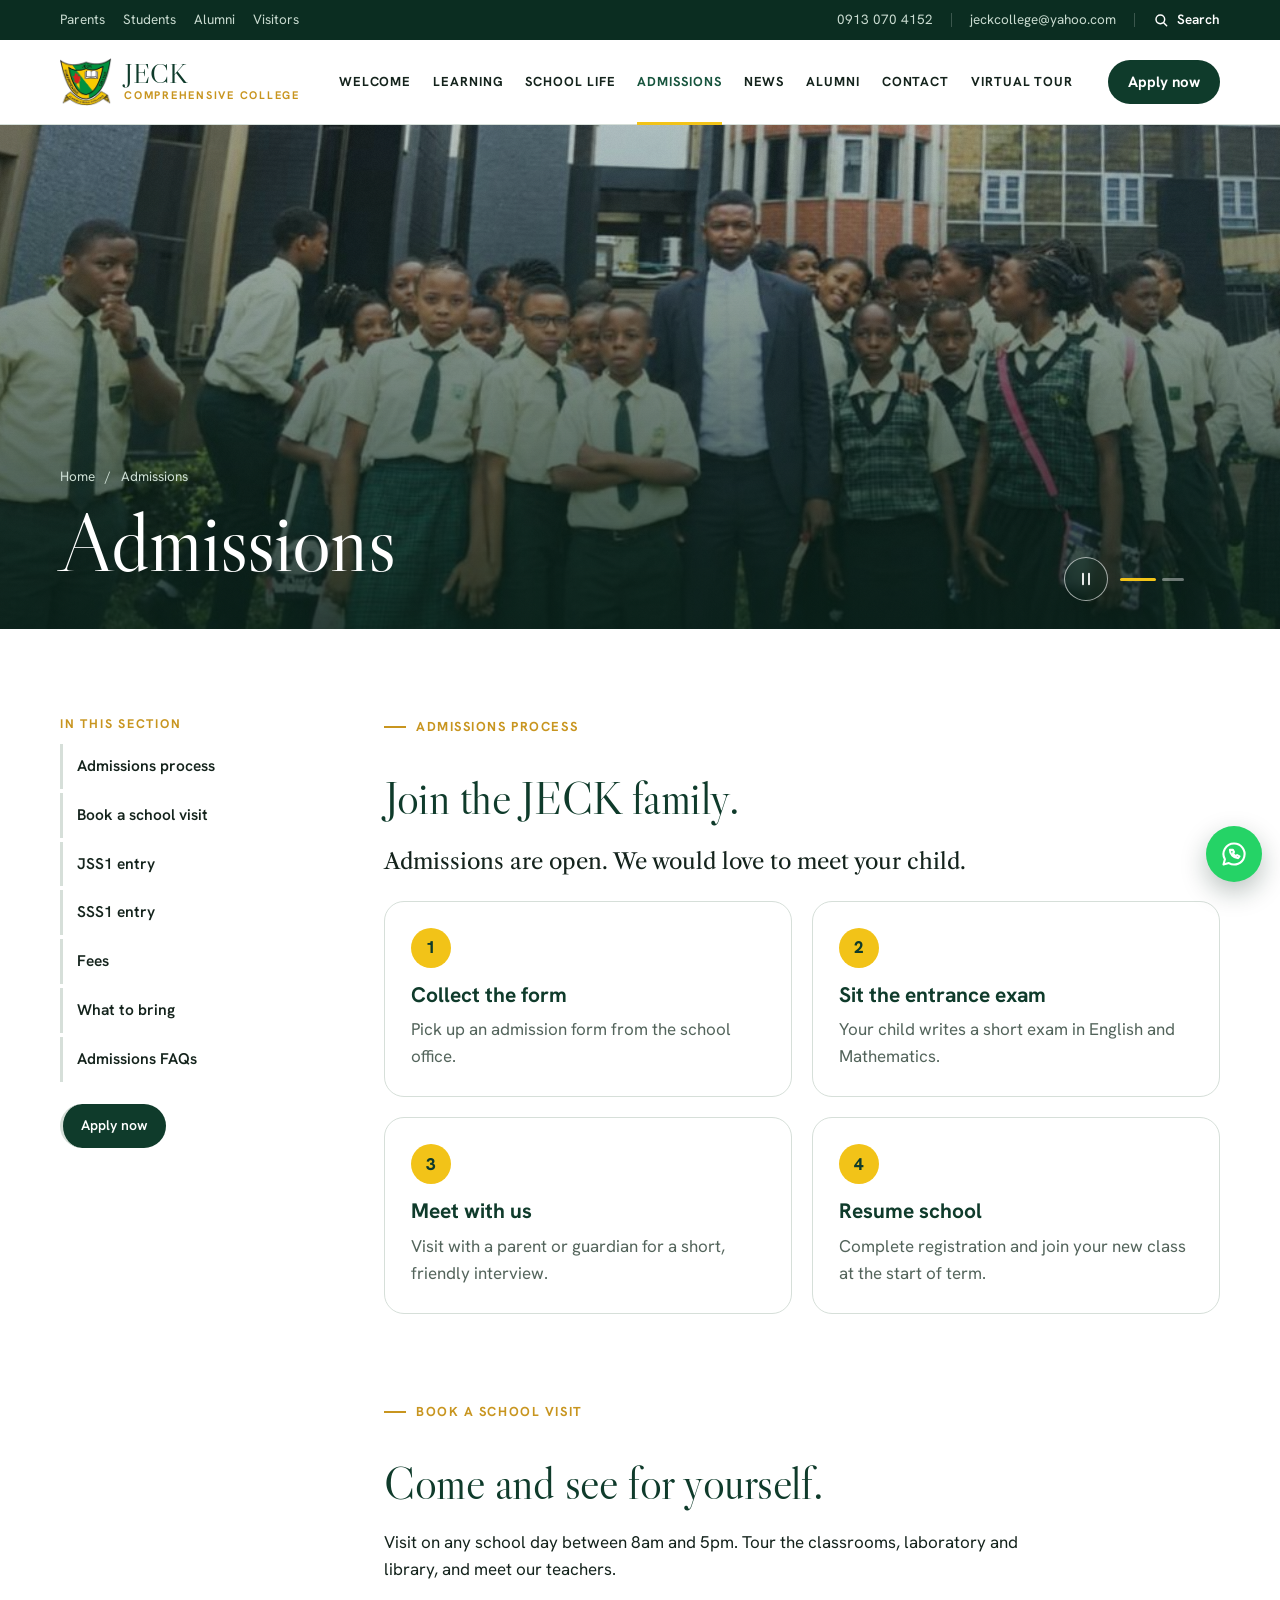
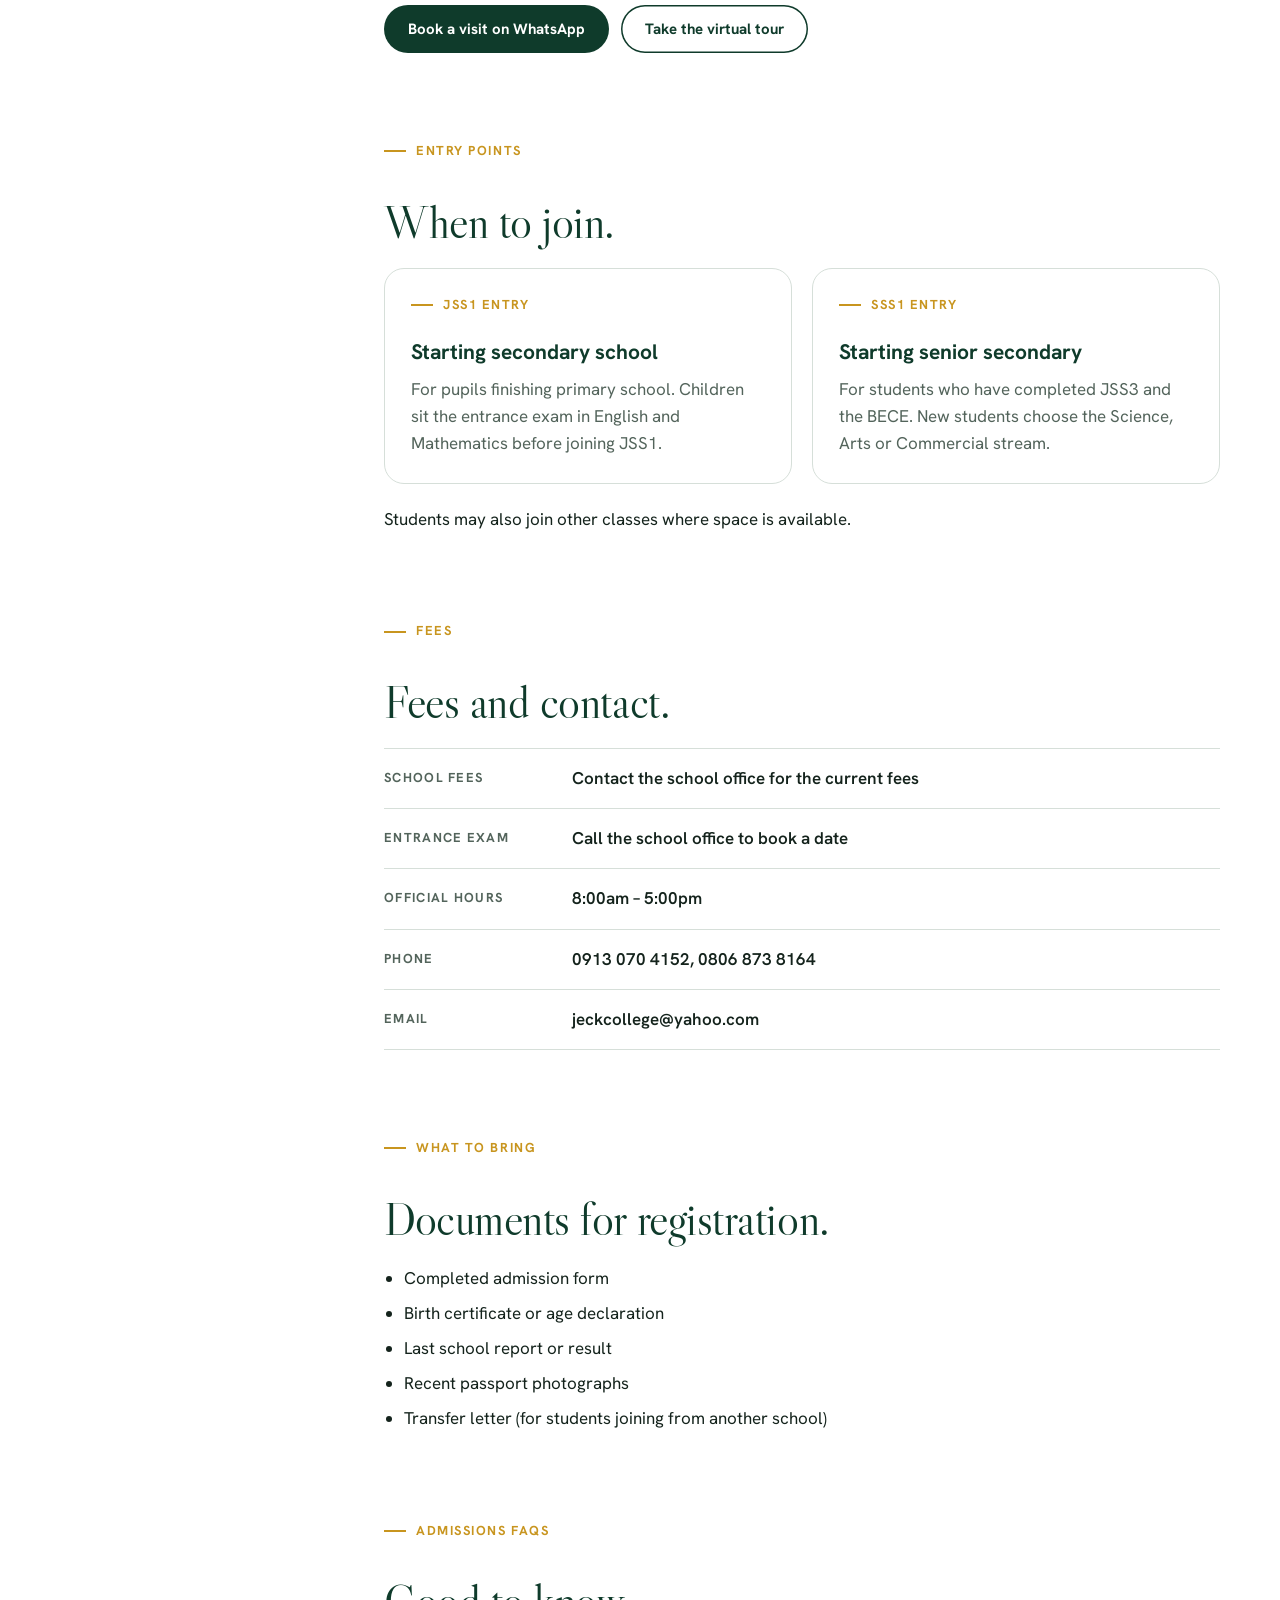
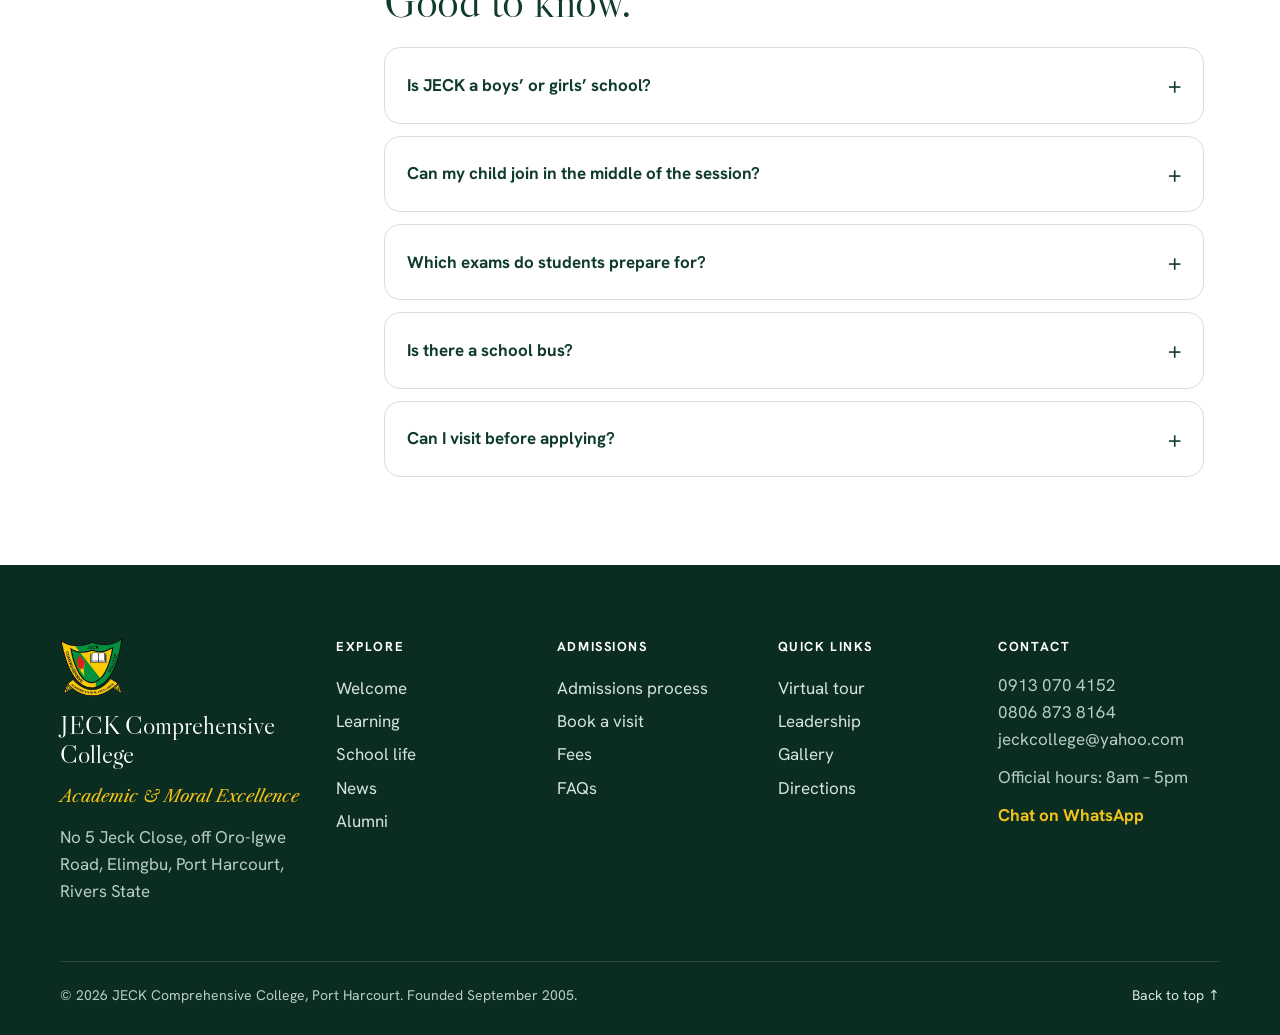
<file: admissions.html>
<!DOCTYPE html>

<html lang="en"><head><meta charset="utf-8"/><meta content="width=device-width,initial-scale=1,viewport-fit=cover" name="viewport"/>
<style>:root{padding-top:env(safe-area-inset-top,0px);padding-bottom:env(safe-area-inset-bottom,0px)}body{margin:0}[hidden]{display:none!important}</style>
</head><body>
<title>JECK Admissions</title>
<meta content="cover" name="claude:viewport-fit-sides"/>
<link href="https://fonts.googleapis.com" rel="preconnect"/><link crossorigin="" href="https://fonts.gstatic.com" rel="preconnect"/><link href="https://fonts.googleapis.com/css2?family=Libre+Caslon+Display&amp;family=Libre+Caslon+Text:ital@0;1&amp;family=Hanken+Grotesk:wght@400;500;600;700;800&amp;display=swap" rel="stylesheet"/>
<link href="site.css" rel="stylesheet"/>
<a class="skip" href="#main">Skip to content</a>
<div class="util"><div class="wrap">
<nav aria-label="Audiences"><a href="admissions.html">Parents</a><a href="school-life.html">Students</a><a href="alumni.html">Alumni</a><a href="contact.html#visitors">Visitors</a></nav>
<div class="ut-r"><a class="hide-m" href="https://wa.me/2349130704152" rel="noopener" target="_blank"><span data-set="phone1">0913 070 4152</span></a><span class="sep hide-m"></span><span class="hide-m"><span data-set="email">jeckcollege@yahoo.com</span></span><span class="sep"></span><button data-search="" type="button"><svg viewbox="0 0 24 24"><circle cx="11" cy="11" r="6.5"></circle><path d="m16 16 4.5 4.5"></path></svg>Search</button></div>
</div></div>
<header class="mast"><div class="wrap">
<a class="brand" href="home.html"><img alt="JECK crest" height="49" src="assets/crest.png" width="52"/><span><b>JECK</b><small>Comprehensive College</small></span></a>
<nav aria-label="Main" class="mnav"><div><a href="welcome.html">Welcome</a>
<div class="mega"><div class="wrap"><div><h3>Welcome to JECK</h3><p>A co-educational secondary school in Port Harcourt, committed to academic and moral excellence since 2005.</p><a class="more" href="welcome.html" style="margin-top:14px">Explore welcome</a></div><ul><li><a href="welcome.html#message">Welcome from the Proprietress</a></li><li><a href="welcome.html#leadership">Our leadership</a></li><li><a href="welcome.html#mission">Mission and vision</a></li><li><a href="welcome.html#values">Our values</a></li><li><a href="welcome.html#history">Our history</a></li><li><a href="welcome.html#crest">Our crest</a></li></ul><figure><img alt="" loading="lazy" src="assets/campus.jpg"/></figure></div></div></div><div><a href="learning.html">Learning</a>
<div class="mega"><div class="wrap"><div><h3>Learning</h3><p>Strong foundations from JSS1 and focused preparation for WAEC and NECO in SSS3.</p><a class="more" href="learning.html" style="margin-top:14px">Explore learning</a></div><ul><li><a href="learning.html#academic">Academic life</a></li><li><a href="learning.html#junior">Junior Secondary</a></li><li><a href="learning.html#senior">Senior Secondary</a></li><li><a href="learning.html#laboratory">Science laboratory</a></li><li><a href="learning.html#library">Library and reading</a></li><li><a href="learning.html#computer-lab">Computer lab</a></li><li><a href="learning.html#exams">Examinations</a></li></ul><figure><img alt="" loading="lazy" src="assets/lab.jpg"/></figure></div></div></div><div><a href="school-life.html">School Life</a>
<div class="mega"><div class="wrap"><div><h3>School life</h3><p>Houses, sport, culture, faith and friendship, all through the school year.</p><a class="more" href="school-life.html" style="margin-top:14px">Explore school life</a></div><ul><li><a href="school-life.html#assembly">Assembly</a></li><li><a href="school-life.html#houses">Houses and sport</a></li><li><a href="school-life.html#culture">Arts and culture</a></li><li><a href="school-life.html#character">Faith and character</a></li><li><a href="school-life.html#excursions">Excursions</a></li><li><a href="school-life.html#hall">School hall</a></li><li><a href="school-life.html#graduation">Graduation</a></li><li><a href="school-life.html#bus">School bus</a></li><li><a href="school-life.html#gallery">Gallery</a></li></ul><figure><img alt="" loading="lazy" src="assets/cultural.jpg"/></figure></div></div></div><div><a aria-current="page" href="admissions.html">Admissions</a>
<div class="mega"><div class="wrap"><div><h3>Admissions</h3><p>Admissions are open. Find out how your child can join the JECK family.</p><a class="more" href="admissions.html" style="margin-top:14px">Explore admissions</a></div><ul><li><a href="admissions.html#process">Admissions process</a></li><li><a href="admissions.html#visit">Book a school visit</a></li><li><a href="admissions.html#jss1">JSS1 entry</a></li><li><a href="admissions.html#sss1">SSS1 entry</a></li><li><a href="admissions.html#fees">Fees</a></li><li><a href="admissions.html#documents">What to bring</a></li><li><a href="admissions.html#faq">Admissions FAQs</a></li></ul><figure><img alt="" loading="lazy" src="assets/excursion.jpg"/></figure></div></div></div><div><a href="news.html">News</a>
<div class="mega"><div class="wrap"><div><h3>News and stories</h3><p>Moments, achievements and stories from around the school.</p><a class="more" href="news.html" style="margin-top:14px">Explore news</a></div><ul><li><a href="news.html#latest">Latest news</a></li><li><a href="news.html#stories">Stories</a></li><li><a href="news.html#yearbook">Ascenders’ 2026 yearbook</a></li></ul><figure><img alt="" loading="lazy" src="assets/graduation.jpg"/></figure></div></div></div><div><a href="alumni.html">Alumni</a>
<div class="mega"><div class="wrap"><div><h3>Alumni</h3><p>Made in JCC: graduates doing well across Nigeria and around the world.</p><a class="more" href="alumni.html" style="margin-top:14px">Explore alumni</a></div><ul><li><a href="alumni.html#made-in-jcc">Made in JCC</a></li><li><a href="alumni.html#stephanie">Stephanie’s story</a></li><li><a href="alumni.html#share">Share your story</a></li></ul><figure><img alt="" loading="lazy" src="assets/stephanie.jpg"/></figure></div></div></div><div><a href="contact.html">Contact</a>
<div class="mega"><div class="wrap"><div><h3>Contact us</h3><p>Open <span data-set="hours">8am to 5pm</span>. Call, WhatsApp or visit us in Elimgbu.</p><a class="more" href="contact.html" style="margin-top:14px">Explore contact</a></div><ul><li><a href="contact.html#details">Contact details</a></li><li><a href="contact.html#enquiry">Send an enquiry</a></li><li><a href="contact.html#visitors">Visitor information</a></li><li><a href="contact.html#directions">Directions</a></li></ul><figure><img alt="" loading="lazy" src="assets/campus.jpg"/></figure></div></div></div><div><a href="index.html">Virtual tour</a></div></nav>
<a class="btn green apply" href="admissions.html">Apply now</a>
<button aria-label="Open menu" class="menu-btn" id="menuOpen"><svg viewbox="0 0 24 24"><path d="M4 7h16M4 12h16M4 17h16"></path></svg></button>
</div></header>
<div aria-label="Menu" class="mdrawer" hidden="" id="drawer" role="dialog">
<div class="dhead"><img alt="" src="assets/crest.png"/><button aria-label="Close menu" class="x" id="menuClose"><svg viewbox="0 0 24 24"><path d="M6 6l12 12M18 6 6 18"></path></svg></button></div>
<a class="solo" href="home.html">Home</a><details><summary>Welcome</summary><div><a href="welcome.html">Welcome to JECK</a><a href="welcome.html#message">Welcome from the Proprietress</a><a href="welcome.html#leadership">Our leadership</a><a href="welcome.html#mission">Mission and vision</a><a href="welcome.html#values">Our values</a><a href="welcome.html#history">Our history</a><a href="welcome.html#crest">Our crest</a></div></details><details><summary>Learning</summary><div><a href="learning.html">Learning</a><a href="learning.html#academic">Academic life</a><a href="learning.html#junior">Junior Secondary</a><a href="learning.html#senior">Senior Secondary</a><a href="learning.html#laboratory">Science laboratory</a><a href="learning.html#library">Library and reading</a><a href="learning.html#computer-lab">Computer lab</a><a href="learning.html#exams">Examinations</a></div></details><details><summary>School Life</summary><div><a href="school-life.html">School life</a><a href="school-life.html#assembly">Assembly</a><a href="school-life.html#houses">Houses and sport</a><a href="school-life.html#culture">Arts and culture</a><a href="school-life.html#character">Faith and character</a><a href="school-life.html#excursions">Excursions</a><a href="school-life.html#hall">School hall</a><a href="school-life.html#graduation">Graduation</a><a href="school-life.html#bus">School bus</a><a href="school-life.html#gallery">Gallery</a></div></details><details><summary>Admissions</summary><div><a href="admissions.html">Admissions</a><a href="admissions.html#process">Admissions process</a><a href="admissions.html#visit">Book a school visit</a><a href="admissions.html#jss1">JSS1 entry</a><a href="admissions.html#sss1">SSS1 entry</a><a href="admissions.html#fees">Fees</a><a href="admissions.html#documents">What to bring</a><a href="admissions.html#faq">Admissions FAQs</a></div></details><details><summary>News</summary><div><a href="news.html">News and stories</a><a href="news.html#latest">Latest news</a><a href="news.html#stories">Stories</a><a href="news.html#yearbook">Ascenders’ 2026 yearbook</a></div></details><details><summary>Alumni</summary><div><a href="alumni.html">Alumni</a><a href="alumni.html#made-in-jcc">Made in JCC</a><a href="alumni.html#stephanie">Stephanie’s story</a><a href="alumni.html#share">Share your story</a></div></details><details><summary>Contact</summary><div><a href="contact.html">Contact us</a><a href="contact.html#details">Contact details</a><a href="contact.html#enquiry">Send an enquiry</a><a href="contact.html#visitors">Visitor information</a><a href="contact.html#directions">Directions</a></div></details><a class="solo" href="index.html">Virtual tour</a>
<div class="row"><a class="btn gold" href="admissions.html">Apply now</a><a class="btn line-w" href="https://wa.me/2349130704152" rel="noopener" target="_blank">WhatsApp us</a></div>
</div>
<div aria-label="Search the website" class="search" hidden="" id="search" role="dialog">
<div class="box"><div class="bar"><input aria-label="Search JECK" id="searchInput" placeholder="Search JECK" type="search"/><button aria-label="Close search" class="x" id="searchClose"><svg viewbox="0 0 24 24"><path d="M6 6l12 12M18 6 6 18"></path></svg></button></div><ul id="searchResults"></ul></div>
</div>
<main id="main"><section class="pbanner"><div aria-label="Film of JECK school life" class="film" data-depth="0.024" data-dur="8" data-scenes='[{"img": "assets/excursion.jpg", "depth": "assets/depth/excursion.png", "fx": 0.5, "fy": 0.4}, {"img": "assets/campus.jpg", "depth": "assets/depth/campus.png", "fx": 0.5, "fy": 0.6}]' role="img"></div><div class="wrap"><div class="crumbs"><a href="home.html">Home</a><span>/</span><span>Admissions</span></div><h1 class="rise" data-c="s1.f1">Admissions</h1></div></section>
<div class="wrap layout">
<aside aria-label="In this section" class="side"><h2>In this section</h2><a href="#process">Admissions process</a><a href="#visit">Book a school visit</a><a href="#jss1">JSS1 entry</a><a href="#sss1">SSS1 entry</a><a href="#fees">Fees</a><a href="#documents">What to bring</a><a href="#faq">Admissions FAQs</a><a class="btn green" href="admissions.html">Apply now</a></aside>
<div class="content">
<section id="process">
<span class="eyebrow" data-c="process.f1">Admissions process</span><h2 data-c="process.f2">Join the JECK family.</h2>
<p class="lead" data-c="process.f3">Admissions are open. We would love to meet your child.</p>
<ol class="steps" data-cl="process.l1">
<li><h3 data-ci="f1">Collect the form</h3><p data-ci="f2">Pick up an admission form from the school office.</p></li>
<li><h3 data-ci="f1">Sit the entrance exam</h3><p data-ci="f2">Your child writes a short exam in English and Mathematics.</p></li>
<li><h3 data-ci="f1">Meet with us</h3><p data-ci="f2">Visit with a parent or guardian for a short, friendly interview.</p></li>
<li><h3 data-ci="f1">Resume school</h3><p data-ci="f2">Complete registration and join your new class at the start of term.</p></li>
</ol>
</section>
<section id="visit">
<span class="eyebrow" data-c="visit.f1">Book a school visit</span><h2 data-c="visit.f2">Come and see for yourself.</h2>
<p data-c="visit.f3">Visit on any school day between 8am and 5pm. Tour the classrooms, laboratory and library, and meet our teachers.</p>
<div class="row"><a class="btn green" data-wa="a school visit" href="https://wa.me/2349130704152?text=Hello%20JECK%20Comprehensive%20College%2C%20I%20would%20like%20to%20book%20a%20school%20visit." rel="noopener" target="_blank">Book a visit on WhatsApp</a><a class="btn line" href="index.html">Take the virtual tour</a></div>
</section>
<section id="entry">
<span class="eyebrow" data-c="entry.f1">Entry points</span><h2 data-c="entry.f2">When to join.</h2>
<div class="cards">
<div class="card" id="jss1" style="scroll-margin-top:120px"><span class="eyebrow" data-c="entry.f3">JSS1 entry</span><h3 data-c="entry.f4">Starting secondary school</h3><p data-c="entry.f5">For pupils finishing primary school. Children sit the entrance exam in English and Mathematics before joining JSS1.</p></div>
<div class="card" id="sss1" style="scroll-margin-top:120px"><span class="eyebrow" data-c="entry.f6">SSS1 entry</span><h3 data-c="entry.f7">Starting senior secondary</h3><p data-c="entry.f8">For students who have completed JSS3 and the BECE. New students choose the Science, Arts or Commercial stream.</p></div>
</div>
<p data-c="entry.f9">Students may also join other classes where space is available.</p>
</section>
<section id="fees">
<span class="eyebrow" data-c="fees.f1">Fees</span><h2 data-c="fees.f2">Fees and contact.</h2>
<dl class="facts-list" data-cl="fees.l1">
<div><dt data-ci="f1">School fees</dt><dd data-ci="f2">Contact the school office for the current fees</dd></div>
<div><dt data-ci="f1">Entrance exam</dt><dd data-ci="f2">Call the school office to book a date</dd></div>
<div><dt data-ci="f1">Official hours</dt><dd data-ci="f2">8:00am – 5:00pm</dd></div>
<div><dt data-ci="f1">Phone</dt><dd data-ci="f2">0913 070 4152, 0806 873 8164</dd></div>
<div><dt data-ci="f1">Email</dt><dd data-ci="f2">jeckcollege@yahoo.com</dd></div>
</dl>
</section>
<section id="documents">
<span class="eyebrow" data-c="documents.f1">What to bring</span><h2 data-c="documents.f2">Documents for registration.</h2>
<ul data-cl="documents.l1" style="margin:0;padding-left:20px;display:grid;gap:8px">
<li data-ci="text">Completed admission form</li><li data-ci="text">Birth certificate or age declaration</li><li data-ci="text">Last school report or result</li><li data-ci="text">Recent passport photographs</li><li data-ci="text">Transfer letter (for students joining from another school)</li>
</ul>
</section>
<section id="faq">
<span class="eyebrow" data-c="faq.f1">Admissions FAQs</span><h2 data-c="faq.f2">Good to know.</h2>
<div class="faq" data-cl="faq.l1">
<details><summary data-ci="f1">Is JECK a boys’ or girls’ school?</summary><p data-ci="f2">Neither. JECK is co-educational, so boys and girls learn together from JSS1 to SSS3.</p></details>
<details><summary data-ci="f1">Can my child join in the middle of the session?</summary><p data-ci="f2">Yes, where there is space in the class.</p></details>
<details><summary data-ci="f1">Which exams do students prepare for?</summary><p data-ci="f2">Junior students sit the BECE (Junior WAEC) in JSS3. Senior students prepare for WAEC and NECO in SSS3.</p></details>
<details><summary data-ci="f1">Is there a school bus?</summary><p data-ci="f2">Yes. Call or WhatsApp 0913 070 4152 for routes and to register.</p></details>
<details><summary data-ci="f1">Can I visit before applying?</summary><p data-ci="f2">Of course. Come on any school day between 8am and 5pm, or <a data-wa="a school visit" href="https://wa.me/2349130704152?text=Hello%20JECK%20Comprehensive%20College%2C%20I%20would%20like%20to%20book%20a%20school%20visit." rel="noopener" target="_blank">book a visit on WhatsApp</a>.</p></details>
</div>
</section>
</div>
</div></main>
<footer class="foot"><div class="wrap">
<div class="grid">
<div class="fb"><img alt="" src="assets/crest.png"/><b>JECK Comprehensive College</b><p class="motto">Academic &amp; Moral Excellence</p><p><span data-set="address">No 5 Jeck Close, off Oro-Igwe Road, Elimgbu, Port Harcourt, Rivers State</span></p></div>
<div><h4>Explore</h4><a href="welcome.html">Welcome</a><a href="learning.html">Learning</a><a href="school-life.html">School life</a><a href="news.html">News</a><a href="alumni.html">Alumni</a></div>
<div><h4>Admissions</h4><a href="admissions.html#process">Admissions process</a><a href="admissions.html#visit">Book a visit</a><a href="admissions.html#fees">Fees</a><a href="admissions.html#faq">FAQs</a></div>
<div><h4>Quick links</h4><a href="index.html">Virtual tour</a><a href="welcome.html#leadership">Leadership</a><a href="school-life.html#gallery">Gallery</a><a href="contact.html#directions">Directions</a></div>
<div><h4>Contact</h4><p><span data-set="phone1">0913 070 4152</span><br/><span data-set="phone2">0806 873 8164</span><br/><span data-set="email">jeckcollege@yahoo.com</span></p><p style="margin-top:10px">Official hours: <span data-set="hours">8am – 5pm</span></p><a href="https://wa.me/2349130704152" rel="noopener" style="color:var(--sun);font-weight:700;margin-top:8px" target="_blank">Chat on WhatsApp</a></div>
</div>
<div class="legal"><span>© 2026 JECK Comprehensive College, Port Harcourt. Founded September 2005.</span><button class="totop" id="toTop" type="button">Back to top ↑</button></div>
</div></footer>
<button aria-controls="waPop" aria-expanded="false" aria-label="Chat with JECK on WhatsApp" class="wa-fab" id="waFab" type="button"><svg viewbox="0 0 24 24"><path d="M12 3a9 9 0 0 0-7.8 13.5L3 21l4.6-1.2A9 9 0 1 0 12 3Z"></path><path d="M8.5 8.5c0 3.5 3 7 7 7l1.2-1.5-2-1-1 .8c-1-.4-2.1-1.5-2.5-2.5l.8-1-1-2Z"></path></svg></button>
<form class="wa-pop" hidden="" id="waPop">
<div class="wa-head"><img alt="" src="assets/crest.png"/><div><b>JECK Comprehensive College</b></div><button aria-label="Close" class="wa-x" id="waClose" type="button"><svg viewbox="0 0 24 24"><path d="M6 6l12 12M18 6 6 18"></path></svg></button></div>
<label for="wa-name">Your name<input autocomplete="name" id="wa-name" name="name" required=""/></label>
<label for="wa-topic">I’m interested in<select id="wa-topic" name="topic"><option>admission</option><option>a school visit</option><option>school fees</option><option>the school bus</option><option>something else</option></select></label>
<label for="wa-msg">Message (optional)<textarea id="wa-msg" name="message" rows="2"></textarea></label>
<button class="btn wa-send" type="submit">Continue to WhatsApp</button>
<a class="wa-alt" hidden="" href="https://wa.me/2349130704152" id="waAlt" rel="noopener" target="_blank">Open WhatsApp</a>
</form>
<script>window.JECK_INDEX=[{"t": "Welcome to JECK", "u": "welcome.html", "d": "A co-educational secondary school in Port Harcourt, committed to academic and moral excellence since 2005.", "k": "Welcome"}, {"t": "Welcome from the Proprietress", "u": "welcome.html#message", "d": "Welcome to JECK", "k": "Welcome Welcome from the Proprietress"}, {"t": "Our leadership", "u": "welcome.html#leadership", "d": "Welcome to JECK", "k": "Welcome Our leadership"}, {"t": "Mission and vision", "u": "welcome.html#mission", "d": "Welcome to JECK", "k": "Welcome Mission and vision"}, {"t": "Our values", "u": "welcome.html#values", "d": "Welcome to JECK", "k": "Welcome Our values"}, {"t": "Our history", "u": "welcome.html#history", "d": "Welcome to JECK", "k": "Welcome Our history"}, {"t": "Our crest", "u": "welcome.html#crest", "d": "Welcome to JECK", "k": "Welcome Our crest"}, {"t": "Learning", "u": "learning.html", "d": "Strong foundations from JSS1 and focused preparation for WAEC and NECO in SSS3.", "k": "Learning"}, {"t": "Academic life", "u": "learning.html#academic", "d": "Learning", "k": "Learning Academic life"}, {"t": "Junior Secondary", "u": "learning.html#junior", "d": "Learning", "k": "Learning Junior Secondary"}, {"t": "Senior Secondary", "u": "learning.html#senior", "d": "Learning", "k": "Learning Senior Secondary"}, {"t": "Science laboratory", "u": "learning.html#laboratory", "d": "Learning", "k": "Learning Science laboratory"}, {"t": "Library and reading", "u": "learning.html#library", "d": "Learning", "k": "Learning Library and reading"}, {"t": "Computer lab", "u": "learning.html#computer-lab", "d": "Learning", "k": "Learning Computer lab"}, {"t": "Examinations", "u": "learning.html#exams", "d": "Learning", "k": "Learning Examinations"}, {"t": "School life", "u": "school-life.html", "d": "Houses, sport, culture, faith and friendship, all through the school year.", "k": "School Life"}, {"t": "Assembly", "u": "school-life.html#assembly", "d": "School life", "k": "School Life Assembly"}, {"t": "Houses and sport", "u": "school-life.html#houses", "d": "School life", "k": "School Life Houses and sport"}, {"t": "Arts and culture", "u": "school-life.html#culture", "d": "School life", "k": "School Life Arts and culture"}, {"t": "Faith and character", "u": "school-life.html#character", "d": "School life", "k": "School Life Faith and character"}, {"t": "Excursions", "u": "school-life.html#excursions", "d": "School life", "k": "School Life Excursions"}, {"t": "School hall", "u": "school-life.html#hall", "d": "School life", "k": "School Life School hall"}, {"t": "Graduation", "u": "school-life.html#graduation", "d": "School life", "k": "School Life Graduation"}, {"t": "School bus", "u": "school-life.html#bus", "d": "School life", "k": "School Life School bus"}, {"t": "Gallery", "u": "school-life.html#gallery", "d": "School life", "k": "School Life Gallery"}, {"t": "Admissions", "u": "admissions.html", "d": "Admissions are open. Find out how your child can join the JECK family.", "k": "Admissions"}, {"t": "Admissions process", "u": "admissions.html#process", "d": "Admissions", "k": "Admissions Admissions process"}, {"t": "Book a school visit", "u": "admissions.html#visit", "d": "Admissions", "k": "Admissions Book a school visit"}, {"t": "JSS1 entry", "u": "admissions.html#jss1", "d": "Admissions", "k": "Admissions JSS1 entry"}, {"t": "SSS1 entry", "u": "admissions.html#sss1", "d": "Admissions", "k": "Admissions SSS1 entry"}, {"t": "Fees", "u": "admissions.html#fees", "d": "Admissions", "k": "Admissions Fees"}, {"t": "What to bring", "u": "admissions.html#documents", "d": "Admissions", "k": "Admissions What to bring"}, {"t": "Admissions FAQs", "u": "admissions.html#faq", "d": "Admissions", "k": "Admissions Admissions FAQs"}, {"t": "News and stories", "u": "news.html", "d": "Moments, achievements and stories from around the school.", "k": "News"}, {"t": "Latest news", "u": "news.html#latest", "d": "News and stories", "k": "News Latest news"}, {"t": "Stories", "u": "news.html#stories", "d": "News and stories", "k": "News Stories"}, {"t": "Ascenders\u2019 2026 yearbook", "u": "news.html#yearbook", "d": "News and stories", "k": "News Ascenders\u2019 2026 yearbook"}, {"t": "Alumni", "u": "alumni.html", "d": "Made in JCC: graduates doing well across Nigeria and around the world.", "k": "Alumni"}, {"t": "Made in JCC", "u": "alumni.html#made-in-jcc", "d": "Alumni", "k": "Alumni Made in JCC"}, {"t": "Stephanie\u2019s story", "u": "alumni.html#stephanie", "d": "Alumni", "k": "Alumni Stephanie\u2019s story"}, {"t": "Share your story", "u": "alumni.html#share", "d": "Alumni", "k": "Alumni Share your story"}, {"t": "Contact us", "u": "contact.html", "d": "Open 8am to 5pm. Call, WhatsApp or visit us in Elimgbu.", "k": "Contact"}, {"t": "Contact details", "u": "contact.html#details", "d": "Contact us", "k": "Contact Contact details"}, {"t": "Send an enquiry", "u": "contact.html#enquiry", "d": "Contact us", "k": "Contact Send an enquiry"}, {"t": "Visitor information", "u": "contact.html#visitors", "d": "Contact us", "k": "Contact Visitor information"}, {"t": "Directions", "u": "contact.html#directions", "d": "Contact us", "k": "Contact Directions"}, {"t": "Virtual tour", "u": "index.html", "d": "Drive the 3D campus tour", "k": "bus campus 3d tour"}, {"t": "Home", "u": "home.html", "d": "JECK Comprehensive College home page", "k": "home welcome"}];</script>
<script src="cms.js"></script>
<script src="assets-data.js"></script>
<script src="film.js"></script>
<script src="site.js"></script>
</body></html>
</file>
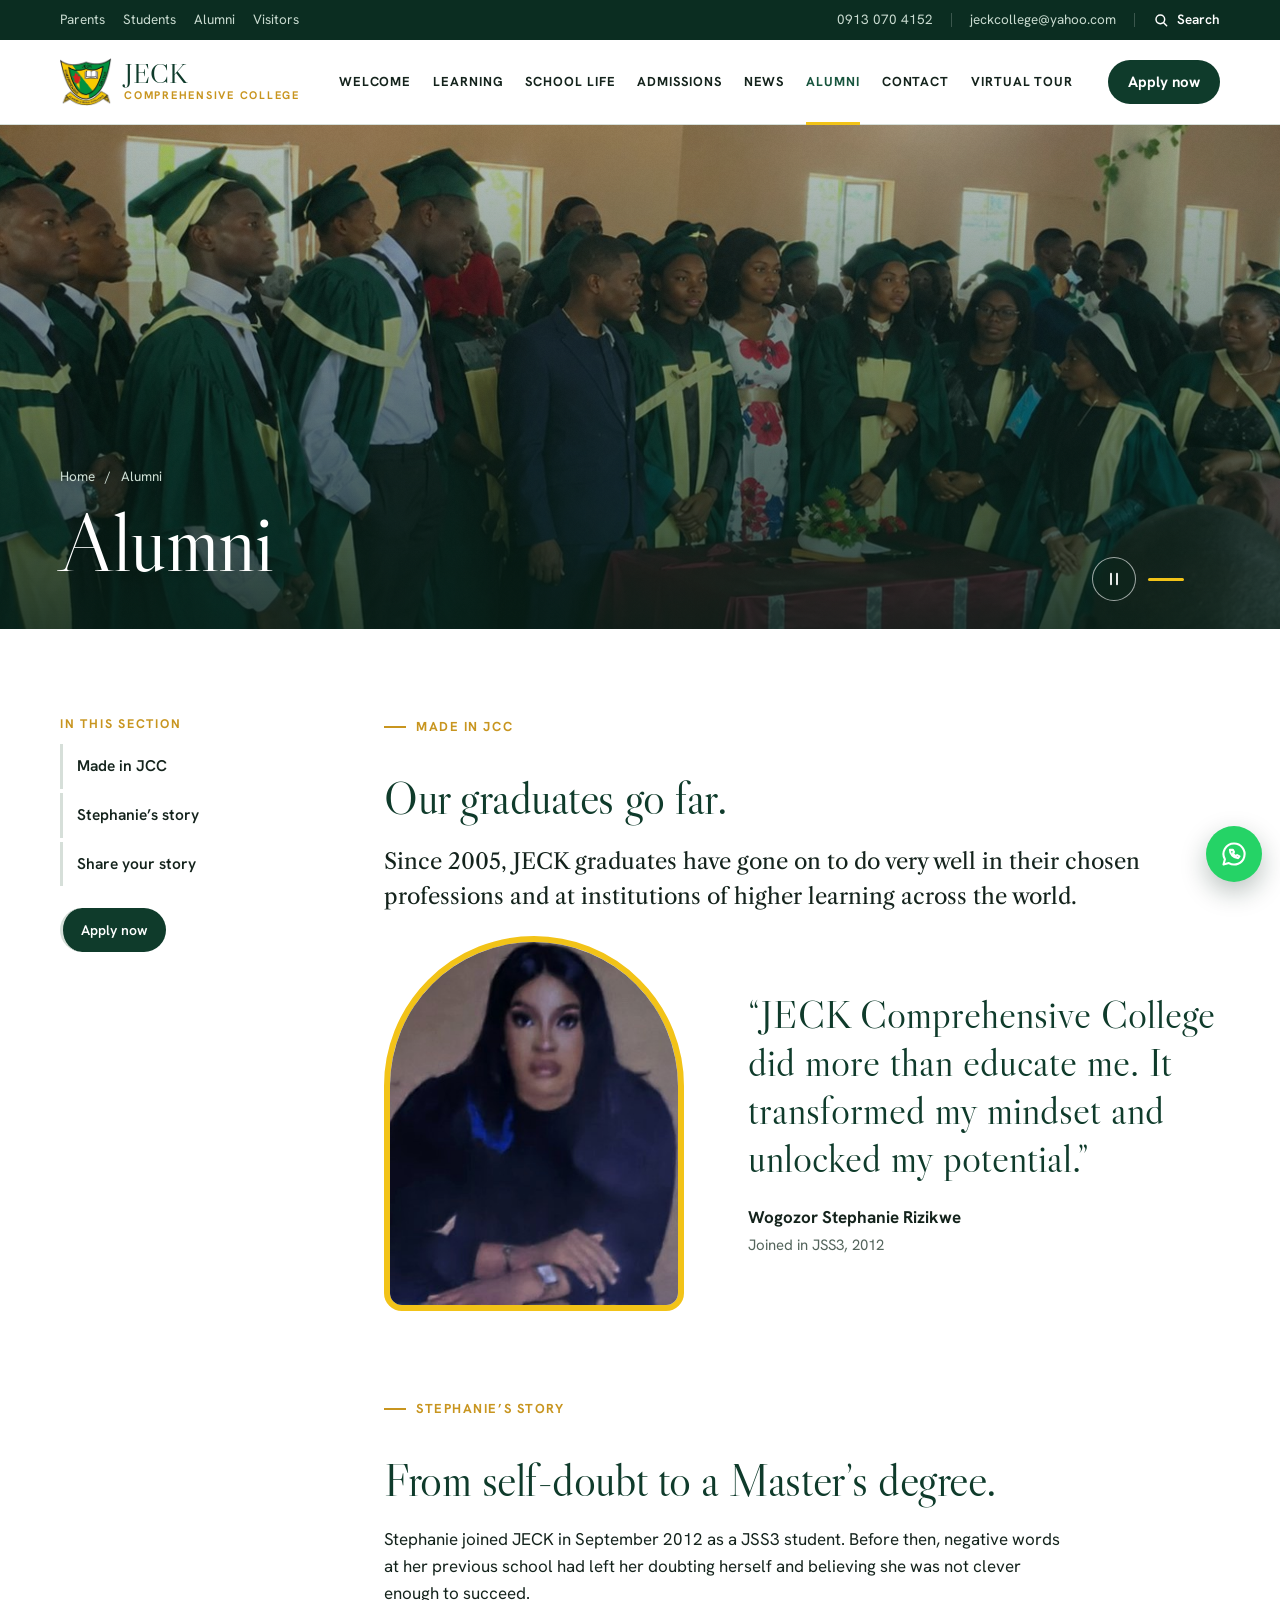
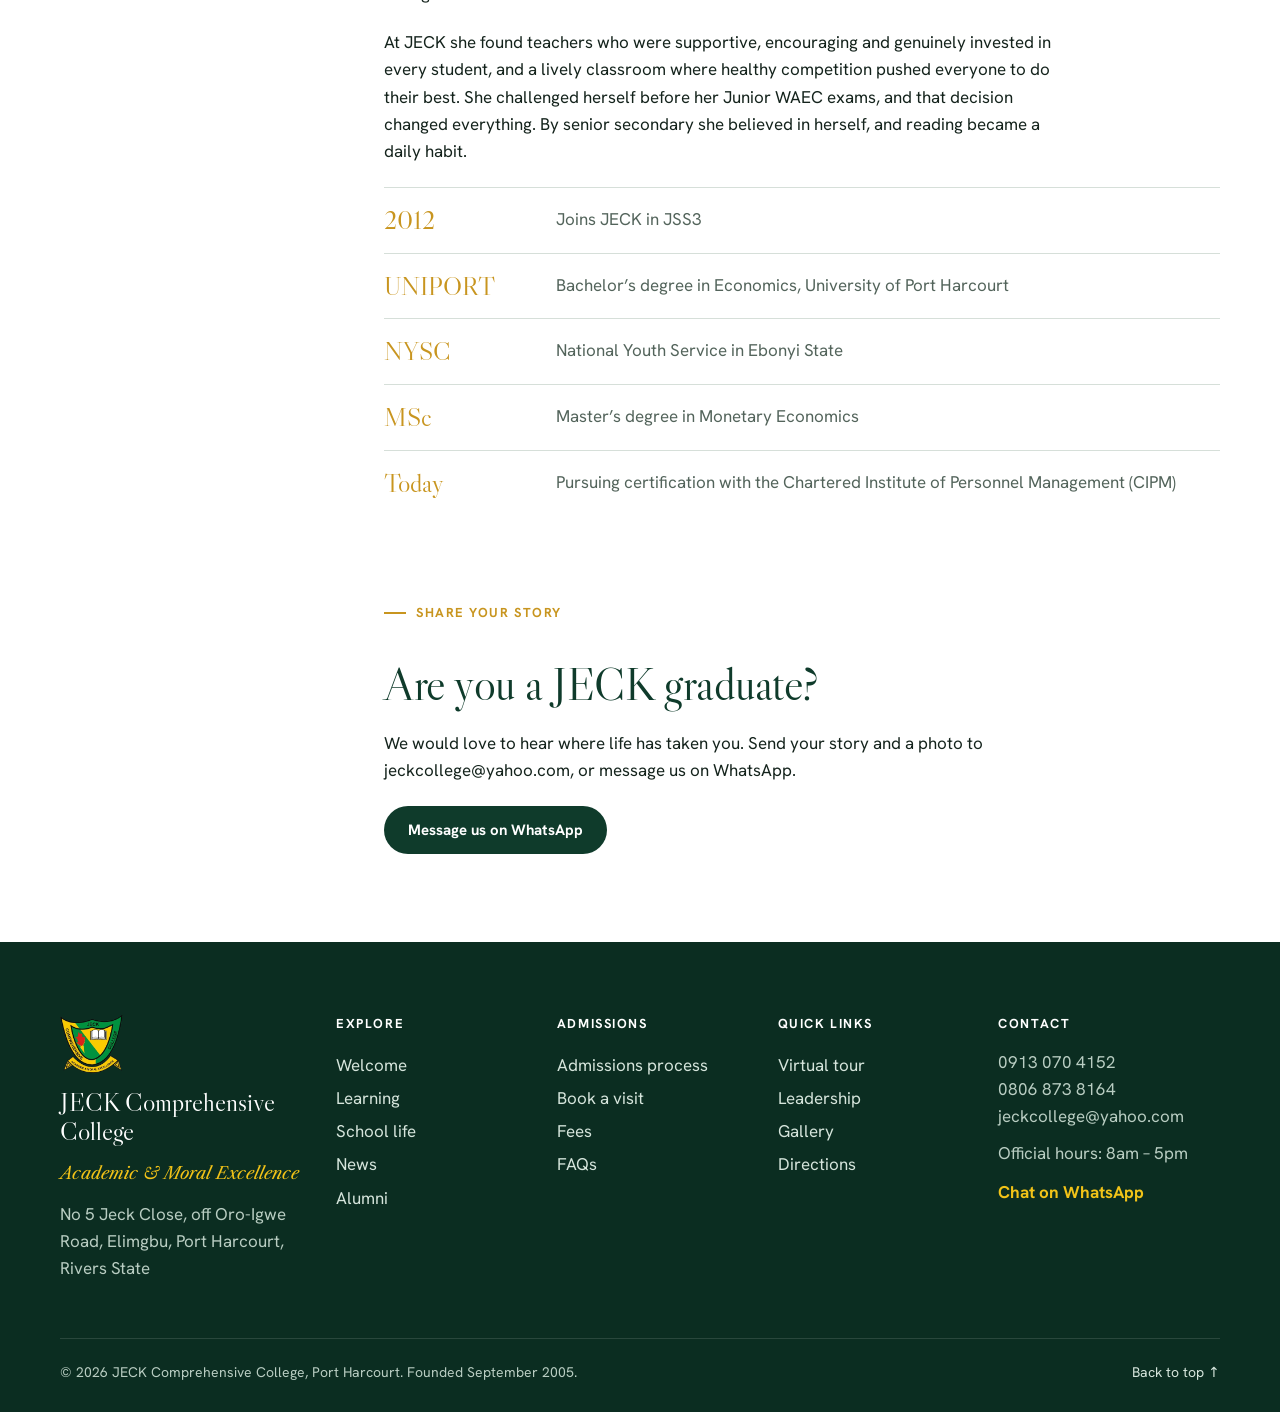
<file: alumni.html>
<!DOCTYPE html>

<html lang="en"><head><meta charset="utf-8"/><meta content="width=device-width,initial-scale=1,viewport-fit=cover" name="viewport"/>
<style>:root{padding-top:env(safe-area-inset-top,0px);padding-bottom:env(safe-area-inset-bottom,0px)}body{margin:0}[hidden]{display:none!important}</style>
</head><body>
<title>JECK Alumni</title>
<meta content="cover" name="claude:viewport-fit-sides"/>
<link href="https://fonts.googleapis.com" rel="preconnect"/><link crossorigin="" href="https://fonts.gstatic.com" rel="preconnect"/><link href="https://fonts.googleapis.com/css2?family=Libre+Caslon+Display&amp;family=Libre+Caslon+Text:ital@0;1&amp;family=Hanken+Grotesk:wght@400;500;600;700;800&amp;display=swap" rel="stylesheet"/>
<link href="site.css" rel="stylesheet"/>
<a class="skip" href="#main">Skip to content</a>
<div class="util"><div class="wrap">
<nav aria-label="Audiences"><a href="admissions.html">Parents</a><a href="school-life.html">Students</a><a href="alumni.html">Alumni</a><a href="contact.html#visitors">Visitors</a></nav>
<div class="ut-r"><a class="hide-m" href="https://wa.me/2349130704152" rel="noopener" target="_blank"><span data-set="phone1">0913 070 4152</span></a><span class="sep hide-m"></span><span class="hide-m"><span data-set="email">jeckcollege@yahoo.com</span></span><span class="sep"></span><button data-search="" type="button"><svg viewbox="0 0 24 24"><circle cx="11" cy="11" r="6.5"></circle><path d="m16 16 4.5 4.5"></path></svg>Search</button></div>
</div></div>
<header class="mast"><div class="wrap">
<a class="brand" href="home.html"><img alt="JECK crest" height="49" src="assets/crest.png" width="52"/><span><b>JECK</b><small>Comprehensive College</small></span></a>
<nav aria-label="Main" class="mnav"><div><a href="welcome.html">Welcome</a>
<div class="mega"><div class="wrap"><div><h3>Welcome to JECK</h3><p>A co-educational secondary school in Port Harcourt, committed to academic and moral excellence since 2005.</p><a class="more" href="welcome.html" style="margin-top:14px">Explore welcome</a></div><ul><li><a href="welcome.html#message">Welcome from the Proprietress</a></li><li><a href="welcome.html#leadership">Our leadership</a></li><li><a href="welcome.html#mission">Mission and vision</a></li><li><a href="welcome.html#values">Our values</a></li><li><a href="welcome.html#history">Our history</a></li><li><a href="welcome.html#crest">Our crest</a></li></ul><figure><img alt="" loading="lazy" src="assets/campus.jpg"/></figure></div></div></div><div><a href="learning.html">Learning</a>
<div class="mega"><div class="wrap"><div><h3>Learning</h3><p>Strong foundations from JSS1 and focused preparation for WAEC and NECO in SSS3.</p><a class="more" href="learning.html" style="margin-top:14px">Explore learning</a></div><ul><li><a href="learning.html#academic">Academic life</a></li><li><a href="learning.html#junior">Junior Secondary</a></li><li><a href="learning.html#senior">Senior Secondary</a></li><li><a href="learning.html#laboratory">Science laboratory</a></li><li><a href="learning.html#library">Library and reading</a></li><li><a href="learning.html#computer-lab">Computer lab</a></li><li><a href="learning.html#exams">Examinations</a></li></ul><figure><img alt="" loading="lazy" src="assets/lab.jpg"/></figure></div></div></div><div><a href="school-life.html">School Life</a>
<div class="mega"><div class="wrap"><div><h3>School life</h3><p>Houses, sport, culture, faith and friendship, all through the school year.</p><a class="more" href="school-life.html" style="margin-top:14px">Explore school life</a></div><ul><li><a href="school-life.html#assembly">Assembly</a></li><li><a href="school-life.html#houses">Houses and sport</a></li><li><a href="school-life.html#culture">Arts and culture</a></li><li><a href="school-life.html#character">Faith and character</a></li><li><a href="school-life.html#excursions">Excursions</a></li><li><a href="school-life.html#hall">School hall</a></li><li><a href="school-life.html#graduation">Graduation</a></li><li><a href="school-life.html#bus">School bus</a></li><li><a href="school-life.html#gallery">Gallery</a></li></ul><figure><img alt="" loading="lazy" src="assets/cultural.jpg"/></figure></div></div></div><div><a href="admissions.html">Admissions</a>
<div class="mega"><div class="wrap"><div><h3>Admissions</h3><p>Admissions are open. Find out how your child can join the JECK family.</p><a class="more" href="admissions.html" style="margin-top:14px">Explore admissions</a></div><ul><li><a href="admissions.html#process">Admissions process</a></li><li><a href="admissions.html#visit">Book a school visit</a></li><li><a href="admissions.html#jss1">JSS1 entry</a></li><li><a href="admissions.html#sss1">SSS1 entry</a></li><li><a href="admissions.html#fees">Fees</a></li><li><a href="admissions.html#documents">What to bring</a></li><li><a href="admissions.html#faq">Admissions FAQs</a></li></ul><figure><img alt="" loading="lazy" src="assets/excursion.jpg"/></figure></div></div></div><div><a href="news.html">News</a>
<div class="mega"><div class="wrap"><div><h3>News and stories</h3><p>Moments, achievements and stories from around the school.</p><a class="more" href="news.html" style="margin-top:14px">Explore news</a></div><ul><li><a href="news.html#latest">Latest news</a></li><li><a href="news.html#stories">Stories</a></li><li><a href="news.html#yearbook">Ascenders’ 2026 yearbook</a></li></ul><figure><img alt="" loading="lazy" src="assets/graduation.jpg"/></figure></div></div></div><div><a aria-current="page" href="alumni.html">Alumni</a>
<div class="mega"><div class="wrap"><div><h3>Alumni</h3><p>Made in JCC: graduates doing well across Nigeria and around the world.</p><a class="more" href="alumni.html" style="margin-top:14px">Explore alumni</a></div><ul><li><a href="alumni.html#made-in-jcc">Made in JCC</a></li><li><a href="alumni.html#stephanie">Stephanie’s story</a></li><li><a href="alumni.html#share">Share your story</a></li></ul><figure><img alt="" loading="lazy" src="assets/stephanie.jpg"/></figure></div></div></div><div><a href="contact.html">Contact</a>
<div class="mega"><div class="wrap"><div><h3>Contact us</h3><p>Open <span data-set="hours">8am to 5pm</span>. Call, WhatsApp or visit us in Elimgbu.</p><a class="more" href="contact.html" style="margin-top:14px">Explore contact</a></div><ul><li><a href="contact.html#details">Contact details</a></li><li><a href="contact.html#enquiry">Send an enquiry</a></li><li><a href="contact.html#visitors">Visitor information</a></li><li><a href="contact.html#directions">Directions</a></li></ul><figure><img alt="" loading="lazy" src="assets/campus.jpg"/></figure></div></div></div><div><a href="index.html">Virtual tour</a></div></nav>
<a class="btn green apply" href="admissions.html">Apply now</a>
<button aria-label="Open menu" class="menu-btn" id="menuOpen"><svg viewbox="0 0 24 24"><path d="M4 7h16M4 12h16M4 17h16"></path></svg></button>
</div></header>
<div aria-label="Menu" class="mdrawer" hidden="" id="drawer" role="dialog">
<div class="dhead"><img alt="" src="assets/crest.png"/><button aria-label="Close menu" class="x" id="menuClose"><svg viewbox="0 0 24 24"><path d="M6 6l12 12M18 6 6 18"></path></svg></button></div>
<a class="solo" href="home.html">Home</a><details><summary>Welcome</summary><div><a href="welcome.html">Welcome to JECK</a><a href="welcome.html#message">Welcome from the Proprietress</a><a href="welcome.html#leadership">Our leadership</a><a href="welcome.html#mission">Mission and vision</a><a href="welcome.html#values">Our values</a><a href="welcome.html#history">Our history</a><a href="welcome.html#crest">Our crest</a></div></details><details><summary>Learning</summary><div><a href="learning.html">Learning</a><a href="learning.html#academic">Academic life</a><a href="learning.html#junior">Junior Secondary</a><a href="learning.html#senior">Senior Secondary</a><a href="learning.html#laboratory">Science laboratory</a><a href="learning.html#library">Library and reading</a><a href="learning.html#computer-lab">Computer lab</a><a href="learning.html#exams">Examinations</a></div></details><details><summary>School Life</summary><div><a href="school-life.html">School life</a><a href="school-life.html#assembly">Assembly</a><a href="school-life.html#houses">Houses and sport</a><a href="school-life.html#culture">Arts and culture</a><a href="school-life.html#character">Faith and character</a><a href="school-life.html#excursions">Excursions</a><a href="school-life.html#hall">School hall</a><a href="school-life.html#graduation">Graduation</a><a href="school-life.html#bus">School bus</a><a href="school-life.html#gallery">Gallery</a></div></details><details><summary>Admissions</summary><div><a href="admissions.html">Admissions</a><a href="admissions.html#process">Admissions process</a><a href="admissions.html#visit">Book a school visit</a><a href="admissions.html#jss1">JSS1 entry</a><a href="admissions.html#sss1">SSS1 entry</a><a href="admissions.html#fees">Fees</a><a href="admissions.html#documents">What to bring</a><a href="admissions.html#faq">Admissions FAQs</a></div></details><details><summary>News</summary><div><a href="news.html">News and stories</a><a href="news.html#latest">Latest news</a><a href="news.html#stories">Stories</a><a href="news.html#yearbook">Ascenders’ 2026 yearbook</a></div></details><details><summary>Alumni</summary><div><a href="alumni.html">Alumni</a><a href="alumni.html#made-in-jcc">Made in JCC</a><a href="alumni.html#stephanie">Stephanie’s story</a><a href="alumni.html#share">Share your story</a></div></details><details><summary>Contact</summary><div><a href="contact.html">Contact us</a><a href="contact.html#details">Contact details</a><a href="contact.html#enquiry">Send an enquiry</a><a href="contact.html#visitors">Visitor information</a><a href="contact.html#directions">Directions</a></div></details><a class="solo" href="index.html">Virtual tour</a>
<div class="row"><a class="btn gold" href="admissions.html">Apply now</a><a class="btn line-w" href="https://wa.me/2349130704152" rel="noopener" target="_blank">WhatsApp us</a></div>
</div>
<div aria-label="Search the website" class="search" hidden="" id="search" role="dialog">
<div class="box"><div class="bar"><input aria-label="Search JECK" id="searchInput" placeholder="Search JECK" type="search"/><button aria-label="Close search" class="x" id="searchClose"><svg viewbox="0 0 24 24"><path d="M6 6l12 12M18 6 6 18"></path></svg></button></div><ul id="searchResults"></ul></div>
</div>
<main id="main"><section class="pbanner"><div aria-label="Film of JECK school life" class="film" data-depth="0.024" data-dur="8" data-scenes='[{"img": "assets/graduation.jpg", "depth": "assets/depth/graduation.png", "fx": 0.5, "fy": 0.35}]' role="img"></div><div class="wrap"><div class="crumbs"><a href="home.html">Home</a><span>/</span><span>Alumni</span></div><h1 class="rise" data-c="s1.f1">Alumni</h1></div></section>
<div class="wrap layout">
<aside aria-label="In this section" class="side"><h2>In this section</h2><a href="#made-in-jcc">Made in JCC</a><a href="#stephanie">Stephanie’s story</a><a href="#share">Share your story</a><a class="btn green" href="admissions.html">Apply now</a></aside>
<div class="content">
<section id="made-in-jcc">
<span class="eyebrow" data-c="made_in_jcc.f1">Made in JCC</span><h2 data-c="made_in_jcc.f2">Our graduates go far.</h2>
<p class="lead" data-c="made_in_jcc.f3">Since 2005, JECK graduates have gone on to do very well in their chosen professions and at institutions of higher learning across the world.</p>
<div class="quote"><figure><img alt="Wogozor Stephanie Rizikwe" data-c="made_in_jcc.f4" src="assets/stephanie.jpg"/></figure>
<div><blockquote data-c="made_in_jcc.f5">“JECK Comprehensive College did more than educate me. It transformed my mindset and unlocked my potential.”</blockquote><div class="who"><b data-c="made_in_jcc.f6">Wogozor Stephanie Rizikwe</b><span data-c="made_in_jcc.f7">Joined in JSS3, 2012</span></div></div></div>
</section>
<section id="stephanie">
<span class="eyebrow" data-c="stephanie.f1">Stephanie’s story</span><h2 data-c="stephanie.f2">From self-doubt to a Master’s degree.</h2>
<p data-c="stephanie.f3">Stephanie joined JECK in September 2012 as a JSS3 student. Before then, negative words at her previous school had left her doubting herself and believing she was not clever enough to succeed.</p>
<p data-c="stephanie.f4">At JECK she found teachers who were supportive, encouraging and genuinely invested in every student, and a lively classroom where healthy competition pushed everyone to do their best. She challenged herself before her Junior WAEC exams, and that decision changed everything. By senior secondary she believed in herself, and reading became a daily habit.</p>
<ol class="timeline" data-cl="stephanie.l1">
<li><time data-ci="f1">2012</time><p data-ci="f2">Joins JECK in JSS3</p></li>
<li><time data-ci="f1">UNIPORT</time><p data-ci="f2">Bachelor’s degree in Economics, University of Port Harcourt</p></li>
<li><time data-ci="f1">NYSC</time><p data-ci="f2">National Youth Service in Ebonyi State</p></li>
<li><time data-ci="f1">MSc</time><p data-ci="f2">Master’s degree in Monetary Economics</p></li>
<li><time data-ci="f1">Today</time><p data-ci="f2">Pursuing certification with the Chartered Institute of Personnel Management (CIPM)</p></li>
</ol>
</section>
<section id="share">
<span class="eyebrow" data-c="share.f1">Share your story</span><h2 data-c="share.f2">Are you a JECK graduate?</h2>
<p data-c="share.f3">We would love to hear where life has taken you. Send your story and a photo to jeckcollege@yahoo.com, or message us on WhatsApp.</p>
<a class="btn green" href="https://wa.me/2349130704152" rel="noopener" style="justify-self:start" target="_blank">Message us on WhatsApp</a>
</section>
</div>
</div></main>
<footer class="foot"><div class="wrap">
<div class="grid">
<div class="fb"><img alt="" src="assets/crest.png"/><b>JECK Comprehensive College</b><p class="motto">Academic &amp; Moral Excellence</p><p><span data-set="address">No 5 Jeck Close, off Oro-Igwe Road, Elimgbu, Port Harcourt, Rivers State</span></p></div>
<div><h4>Explore</h4><a href="welcome.html">Welcome</a><a href="learning.html">Learning</a><a href="school-life.html">School life</a><a href="news.html">News</a><a href="alumni.html">Alumni</a></div>
<div><h4>Admissions</h4><a href="admissions.html#process">Admissions process</a><a href="admissions.html#visit">Book a visit</a><a href="admissions.html#fees">Fees</a><a href="admissions.html#faq">FAQs</a></div>
<div><h4>Quick links</h4><a href="index.html">Virtual tour</a><a href="welcome.html#leadership">Leadership</a><a href="school-life.html#gallery">Gallery</a><a href="contact.html#directions">Directions</a></div>
<div><h4>Contact</h4><p><span data-set="phone1">0913 070 4152</span><br/><span data-set="phone2">0806 873 8164</span><br/><span data-set="email">jeckcollege@yahoo.com</span></p><p style="margin-top:10px">Official hours: <span data-set="hours">8am – 5pm</span></p><a href="https://wa.me/2349130704152" rel="noopener" style="color:var(--sun);font-weight:700;margin-top:8px" target="_blank">Chat on WhatsApp</a></div>
</div>
<div class="legal"><span>© 2026 JECK Comprehensive College, Port Harcourt. Founded September 2005.</span><button class="totop" id="toTop" type="button">Back to top ↑</button></div>
</div></footer>
<button aria-controls="waPop" aria-expanded="false" aria-label="Chat with JECK on WhatsApp" class="wa-fab" id="waFab" type="button"><svg viewbox="0 0 24 24"><path d="M12 3a9 9 0 0 0-7.8 13.5L3 21l4.6-1.2A9 9 0 1 0 12 3Z"></path><path d="M8.5 8.5c0 3.5 3 7 7 7l1.2-1.5-2-1-1 .8c-1-.4-2.1-1.5-2.5-2.5l.8-1-1-2Z"></path></svg></button>
<form class="wa-pop" hidden="" id="waPop">
<div class="wa-head"><img alt="" src="assets/crest.png"/><div><b>JECK Comprehensive College</b></div><button aria-label="Close" class="wa-x" id="waClose" type="button"><svg viewbox="0 0 24 24"><path d="M6 6l12 12M18 6 6 18"></path></svg></button></div>
<label for="wa-name">Your name<input autocomplete="name" id="wa-name" name="name" required=""/></label>
<label for="wa-topic">I’m interested in<select id="wa-topic" name="topic"><option>admission</option><option>a school visit</option><option>school fees</option><option>the school bus</option><option>something else</option></select></label>
<label for="wa-msg">Message (optional)<textarea id="wa-msg" name="message" rows="2"></textarea></label>
<button class="btn wa-send" type="submit">Continue to WhatsApp</button>
<a class="wa-alt" hidden="" href="https://wa.me/2349130704152" id="waAlt" rel="noopener" target="_blank">Open WhatsApp</a>
</form>
<script>window.JECK_INDEX=[{"t": "Welcome to JECK", "u": "welcome.html", "d": "A co-educational secondary school in Port Harcourt, committed to academic and moral excellence since 2005.", "k": "Welcome"}, {"t": "Welcome from the Proprietress", "u": "welcome.html#message", "d": "Welcome to JECK", "k": "Welcome Welcome from the Proprietress"}, {"t": "Our leadership", "u": "welcome.html#leadership", "d": "Welcome to JECK", "k": "Welcome Our leadership"}, {"t": "Mission and vision", "u": "welcome.html#mission", "d": "Welcome to JECK", "k": "Welcome Mission and vision"}, {"t": "Our values", "u": "welcome.html#values", "d": "Welcome to JECK", "k": "Welcome Our values"}, {"t": "Our history", "u": "welcome.html#history", "d": "Welcome to JECK", "k": "Welcome Our history"}, {"t": "Our crest", "u": "welcome.html#crest", "d": "Welcome to JECK", "k": "Welcome Our crest"}, {"t": "Learning", "u": "learning.html", "d": "Strong foundations from JSS1 and focused preparation for WAEC and NECO in SSS3.", "k": "Learning"}, {"t": "Academic life", "u": "learning.html#academic", "d": "Learning", "k": "Learning Academic life"}, {"t": "Junior Secondary", "u": "learning.html#junior", "d": "Learning", "k": "Learning Junior Secondary"}, {"t": "Senior Secondary", "u": "learning.html#senior", "d": "Learning", "k": "Learning Senior Secondary"}, {"t": "Science laboratory", "u": "learning.html#laboratory", "d": "Learning", "k": "Learning Science laboratory"}, {"t": "Library and reading", "u": "learning.html#library", "d": "Learning", "k": "Learning Library and reading"}, {"t": "Computer lab", "u": "learning.html#computer-lab", "d": "Learning", "k": "Learning Computer lab"}, {"t": "Examinations", "u": "learning.html#exams", "d": "Learning", "k": "Learning Examinations"}, {"t": "School life", "u": "school-life.html", "d": "Houses, sport, culture, faith and friendship, all through the school year.", "k": "School Life"}, {"t": "Assembly", "u": "school-life.html#assembly", "d": "School life", "k": "School Life Assembly"}, {"t": "Houses and sport", "u": "school-life.html#houses", "d": "School life", "k": "School Life Houses and sport"}, {"t": "Arts and culture", "u": "school-life.html#culture", "d": "School life", "k": "School Life Arts and culture"}, {"t": "Faith and character", "u": "school-life.html#character", "d": "School life", "k": "School Life Faith and character"}, {"t": "Excursions", "u": "school-life.html#excursions", "d": "School life", "k": "School Life Excursions"}, {"t": "School hall", "u": "school-life.html#hall", "d": "School life", "k": "School Life School hall"}, {"t": "Graduation", "u": "school-life.html#graduation", "d": "School life", "k": "School Life Graduation"}, {"t": "School bus", "u": "school-life.html#bus", "d": "School life", "k": "School Life School bus"}, {"t": "Gallery", "u": "school-life.html#gallery", "d": "School life", "k": "School Life Gallery"}, {"t": "Admissions", "u": "admissions.html", "d": "Admissions are open. Find out how your child can join the JECK family.", "k": "Admissions"}, {"t": "Admissions process", "u": "admissions.html#process", "d": "Admissions", "k": "Admissions Admissions process"}, {"t": "Book a school visit", "u": "admissions.html#visit", "d": "Admissions", "k": "Admissions Book a school visit"}, {"t": "JSS1 entry", "u": "admissions.html#jss1", "d": "Admissions", "k": "Admissions JSS1 entry"}, {"t": "SSS1 entry", "u": "admissions.html#sss1", "d": "Admissions", "k": "Admissions SSS1 entry"}, {"t": "Fees", "u": "admissions.html#fees", "d": "Admissions", "k": "Admissions Fees"}, {"t": "What to bring", "u": "admissions.html#documents", "d": "Admissions", "k": "Admissions What to bring"}, {"t": "Admissions FAQs", "u": "admissions.html#faq", "d": "Admissions", "k": "Admissions Admissions FAQs"}, {"t": "News and stories", "u": "news.html", "d": "Moments, achievements and stories from around the school.", "k": "News"}, {"t": "Latest news", "u": "news.html#latest", "d": "News and stories", "k": "News Latest news"}, {"t": "Stories", "u": "news.html#stories", "d": "News and stories", "k": "News Stories"}, {"t": "Ascenders\u2019 2026 yearbook", "u": "news.html#yearbook", "d": "News and stories", "k": "News Ascenders\u2019 2026 yearbook"}, {"t": "Alumni", "u": "alumni.html", "d": "Made in JCC: graduates doing well across Nigeria and around the world.", "k": "Alumni"}, {"t": "Made in JCC", "u": "alumni.html#made-in-jcc", "d": "Alumni", "k": "Alumni Made in JCC"}, {"t": "Stephanie\u2019s story", "u": "alumni.html#stephanie", "d": "Alumni", "k": "Alumni Stephanie\u2019s story"}, {"t": "Share your story", "u": "alumni.html#share", "d": "Alumni", "k": "Alumni Share your story"}, {"t": "Contact us", "u": "contact.html", "d": "Open 8am to 5pm. Call, WhatsApp or visit us in Elimgbu.", "k": "Contact"}, {"t": "Contact details", "u": "contact.html#details", "d": "Contact us", "k": "Contact Contact details"}, {"t": "Send an enquiry", "u": "contact.html#enquiry", "d": "Contact us", "k": "Contact Send an enquiry"}, {"t": "Visitor information", "u": "contact.html#visitors", "d": "Contact us", "k": "Contact Visitor information"}, {"t": "Directions", "u": "contact.html#directions", "d": "Contact us", "k": "Contact Directions"}, {"t": "Virtual tour", "u": "index.html", "d": "Drive the 3D campus tour", "k": "bus campus 3d tour"}, {"t": "Home", "u": "home.html", "d": "JECK Comprehensive College home page", "k": "home welcome"}];</script>
<script src="cms.js"></script>
<script src="assets-data.js"></script>
<script src="film.js"></script>
<script src="site.js"></script>
</body></html>
</file>
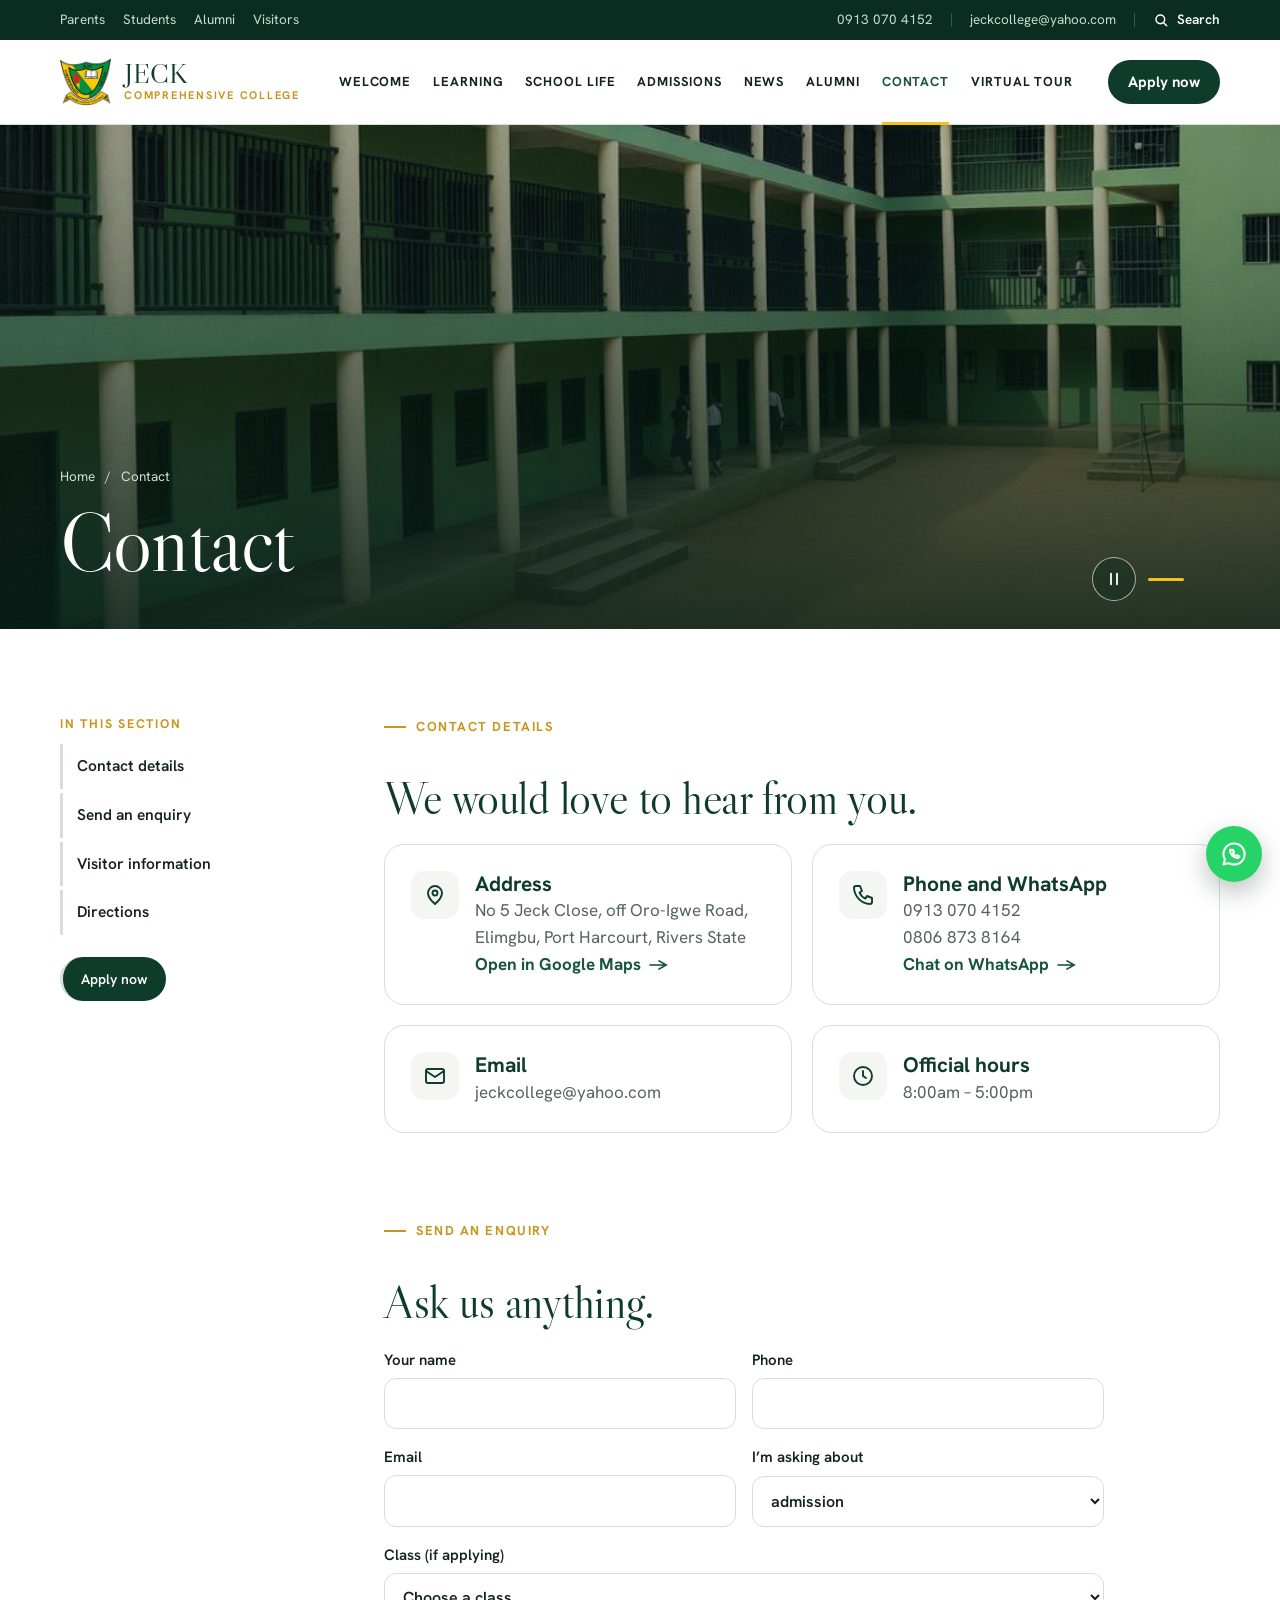
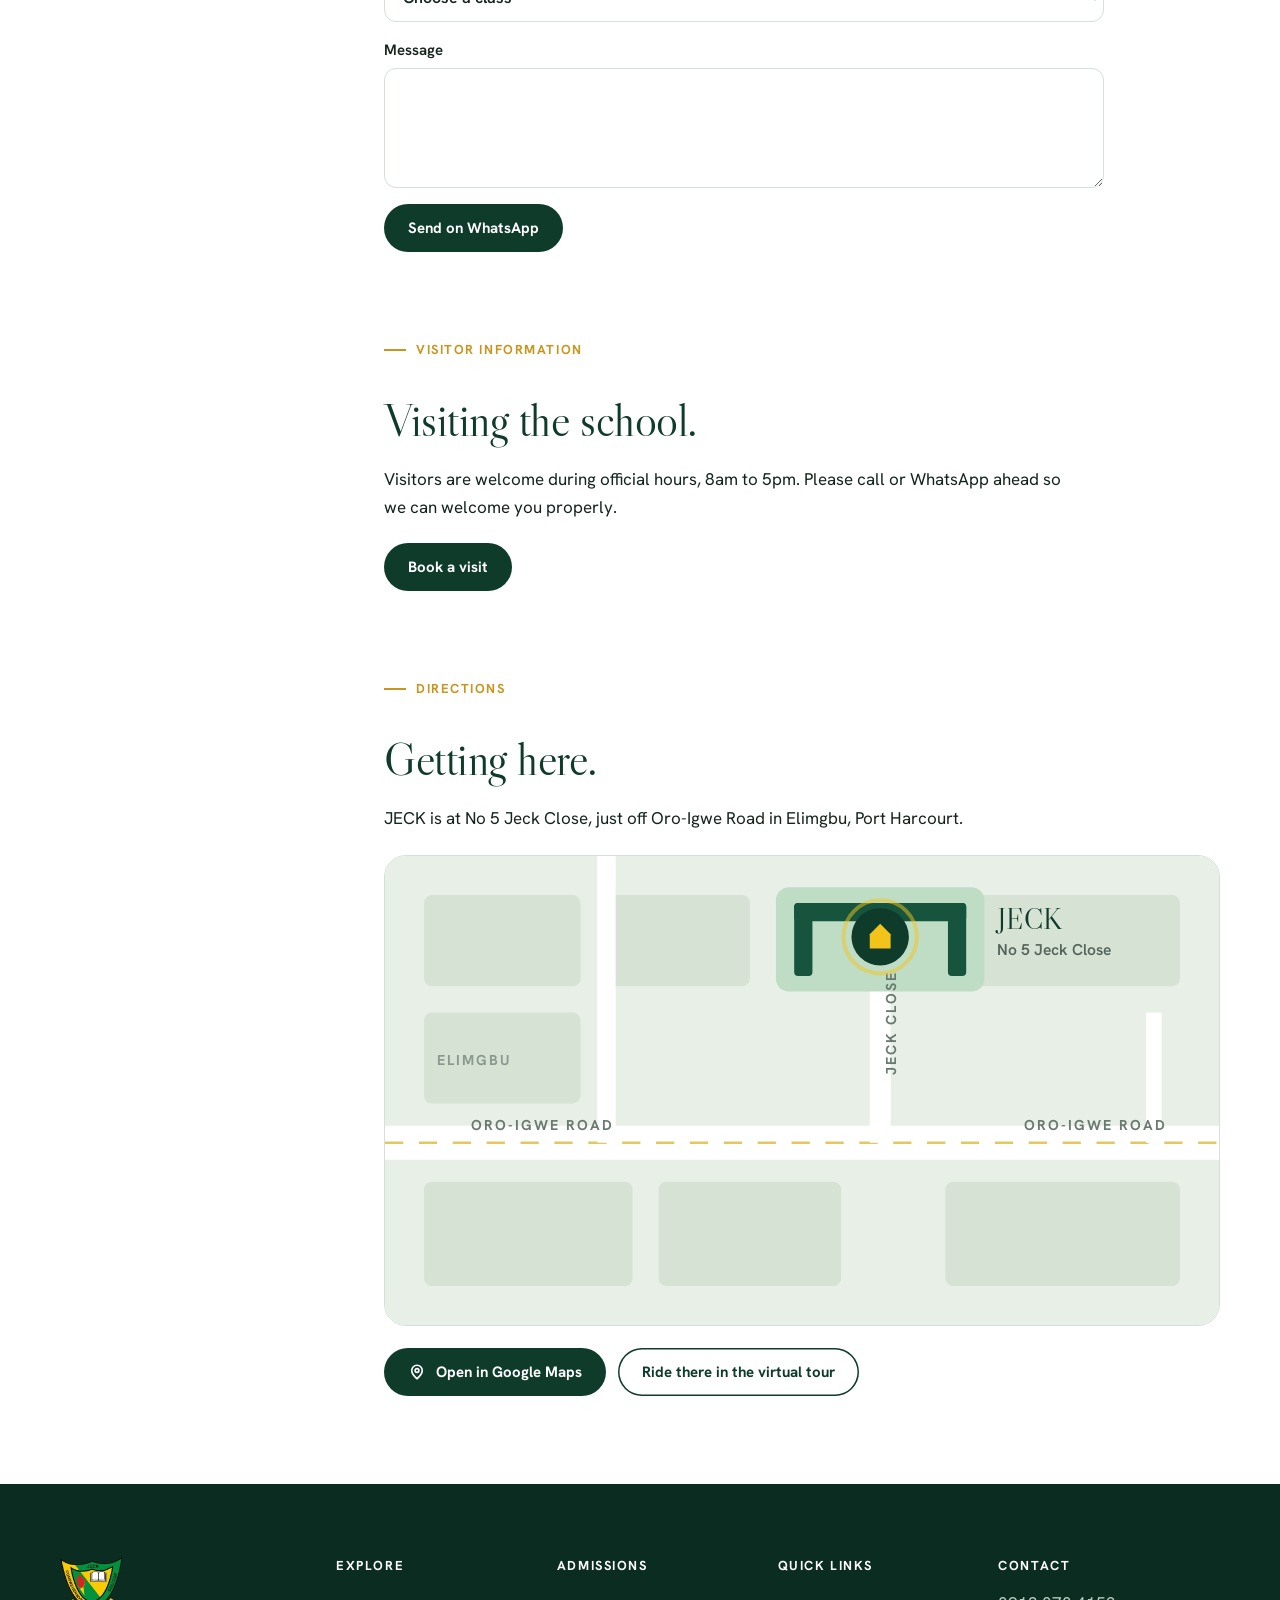
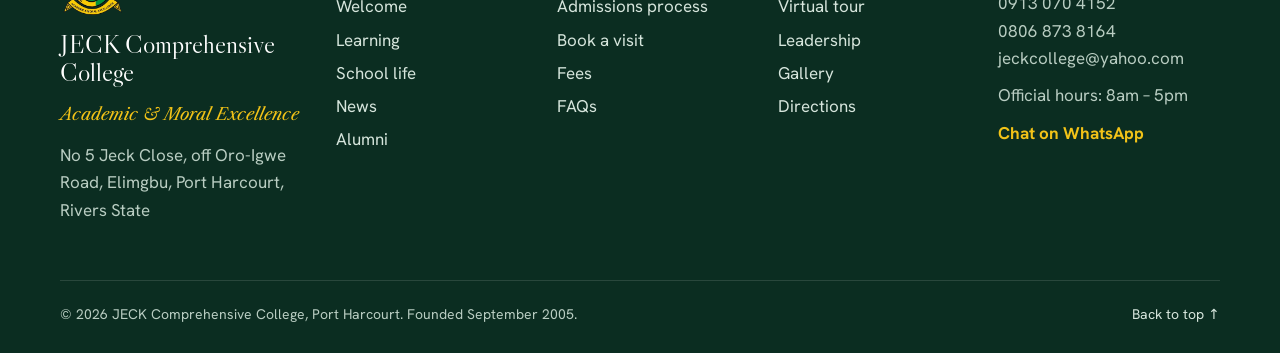
<file: contact.html>
<!DOCTYPE html>

<html lang="en"><head><meta charset="utf-8"/><meta content="width=device-width,initial-scale=1,viewport-fit=cover" name="viewport"/>
<style>:root{padding-top:env(safe-area-inset-top,0px);padding-bottom:env(safe-area-inset-bottom,0px)}body{margin:0}[hidden]{display:none!important}</style>
</head><body>
<title>Contact JECK</title>
<meta content="cover" name="claude:viewport-fit-sides"/>
<link href="https://fonts.googleapis.com" rel="preconnect"/><link crossorigin="" href="https://fonts.gstatic.com" rel="preconnect"/><link href="https://fonts.googleapis.com/css2?family=Libre+Caslon+Display&amp;family=Libre+Caslon+Text:ital@0;1&amp;family=Hanken+Grotesk:wght@400;500;600;700;800&amp;display=swap" rel="stylesheet"/>
<link href="site.css" rel="stylesheet"/>
<a class="skip" href="#main">Skip to content</a>
<div class="util"><div class="wrap">
<nav aria-label="Audiences"><a href="admissions.html">Parents</a><a href="school-life.html">Students</a><a href="alumni.html">Alumni</a><a href="contact.html#visitors">Visitors</a></nav>
<div class="ut-r"><a class="hide-m" href="https://wa.me/2349130704152" rel="noopener" target="_blank"><span data-set="phone1">0913 070 4152</span></a><span class="sep hide-m"></span><span class="hide-m"><span data-set="email">jeckcollege@yahoo.com</span></span><span class="sep"></span><button data-search="" type="button"><svg viewbox="0 0 24 24"><circle cx="11" cy="11" r="6.5"></circle><path d="m16 16 4.5 4.5"></path></svg>Search</button></div>
</div></div>
<header class="mast"><div class="wrap">
<a class="brand" href="home.html"><img alt="JECK crest" height="49" src="assets/crest.png" width="52"/><span><b>JECK</b><small>Comprehensive College</small></span></a>
<nav aria-label="Main" class="mnav"><div><a href="welcome.html">Welcome</a>
<div class="mega"><div class="wrap"><div><h3>Welcome to JECK</h3><p>A co-educational secondary school in Port Harcourt, committed to academic and moral excellence since 2005.</p><a class="more" href="welcome.html" style="margin-top:14px">Explore welcome</a></div><ul><li><a href="welcome.html#message">Welcome from the Proprietress</a></li><li><a href="welcome.html#leadership">Our leadership</a></li><li><a href="welcome.html#mission">Mission and vision</a></li><li><a href="welcome.html#values">Our values</a></li><li><a href="welcome.html#history">Our history</a></li><li><a href="welcome.html#crest">Our crest</a></li></ul><figure><img alt="" loading="lazy" src="assets/campus.jpg"/></figure></div></div></div><div><a href="learning.html">Learning</a>
<div class="mega"><div class="wrap"><div><h3>Learning</h3><p>Strong foundations from JSS1 and focused preparation for WAEC and NECO in SSS3.</p><a class="more" href="learning.html" style="margin-top:14px">Explore learning</a></div><ul><li><a href="learning.html#academic">Academic life</a></li><li><a href="learning.html#junior">Junior Secondary</a></li><li><a href="learning.html#senior">Senior Secondary</a></li><li><a href="learning.html#laboratory">Science laboratory</a></li><li><a href="learning.html#library">Library and reading</a></li><li><a href="learning.html#computer-lab">Computer lab</a></li><li><a href="learning.html#exams">Examinations</a></li></ul><figure><img alt="" loading="lazy" src="assets/lab.jpg"/></figure></div></div></div><div><a href="school-life.html">School Life</a>
<div class="mega"><div class="wrap"><div><h3>School life</h3><p>Houses, sport, culture, faith and friendship, all through the school year.</p><a class="more" href="school-life.html" style="margin-top:14px">Explore school life</a></div><ul><li><a href="school-life.html#assembly">Assembly</a></li><li><a href="school-life.html#houses">Houses and sport</a></li><li><a href="school-life.html#culture">Arts and culture</a></li><li><a href="school-life.html#character">Faith and character</a></li><li><a href="school-life.html#excursions">Excursions</a></li><li><a href="school-life.html#hall">School hall</a></li><li><a href="school-life.html#graduation">Graduation</a></li><li><a href="school-life.html#bus">School bus</a></li><li><a href="school-life.html#gallery">Gallery</a></li></ul><figure><img alt="" loading="lazy" src="assets/cultural.jpg"/></figure></div></div></div><div><a href="admissions.html">Admissions</a>
<div class="mega"><div class="wrap"><div><h3>Admissions</h3><p>Admissions are open. Find out how your child can join the JECK family.</p><a class="more" href="admissions.html" style="margin-top:14px">Explore admissions</a></div><ul><li><a href="admissions.html#process">Admissions process</a></li><li><a href="admissions.html#visit">Book a school visit</a></li><li><a href="admissions.html#jss1">JSS1 entry</a></li><li><a href="admissions.html#sss1">SSS1 entry</a></li><li><a href="admissions.html#fees">Fees</a></li><li><a href="admissions.html#documents">What to bring</a></li><li><a href="admissions.html#faq">Admissions FAQs</a></li></ul><figure><img alt="" loading="lazy" src="assets/excursion.jpg"/></figure></div></div></div><div><a href="news.html">News</a>
<div class="mega"><div class="wrap"><div><h3>News and stories</h3><p>Moments, achievements and stories from around the school.</p><a class="more" href="news.html" style="margin-top:14px">Explore news</a></div><ul><li><a href="news.html#latest">Latest news</a></li><li><a href="news.html#stories">Stories</a></li><li><a href="news.html#yearbook">Ascenders’ 2026 yearbook</a></li></ul><figure><img alt="" loading="lazy" src="assets/graduation.jpg"/></figure></div></div></div><div><a href="alumni.html">Alumni</a>
<div class="mega"><div class="wrap"><div><h3>Alumni</h3><p>Made in JCC: graduates doing well across Nigeria and around the world.</p><a class="more" href="alumni.html" style="margin-top:14px">Explore alumni</a></div><ul><li><a href="alumni.html#made-in-jcc">Made in JCC</a></li><li><a href="alumni.html#stephanie">Stephanie’s story</a></li><li><a href="alumni.html#share">Share your story</a></li></ul><figure><img alt="" loading="lazy" src="assets/stephanie.jpg"/></figure></div></div></div><div><a aria-current="page" href="contact.html">Contact</a>
<div class="mega"><div class="wrap"><div><h3>Contact us</h3><p>Open <span data-set="hours">8am to 5pm</span>. Call, WhatsApp or visit us in Elimgbu.</p><a class="more" href="contact.html" style="margin-top:14px">Explore contact</a></div><ul><li><a href="contact.html#details">Contact details</a></li><li><a href="contact.html#enquiry">Send an enquiry</a></li><li><a href="contact.html#visitors">Visitor information</a></li><li><a href="contact.html#directions">Directions</a></li></ul><figure><img alt="" loading="lazy" src="assets/campus.jpg"/></figure></div></div></div><div><a href="index.html">Virtual tour</a></div></nav>
<a class="btn green apply" href="admissions.html">Apply now</a>
<button aria-label="Open menu" class="menu-btn" id="menuOpen"><svg viewbox="0 0 24 24"><path d="M4 7h16M4 12h16M4 17h16"></path></svg></button>
</div></header>
<div aria-label="Menu" class="mdrawer" hidden="" id="drawer" role="dialog">
<div class="dhead"><img alt="" src="assets/crest.png"/><button aria-label="Close menu" class="x" id="menuClose"><svg viewbox="0 0 24 24"><path d="M6 6l12 12M18 6 6 18"></path></svg></button></div>
<a class="solo" href="home.html">Home</a><details><summary>Welcome</summary><div><a href="welcome.html">Welcome to JECK</a><a href="welcome.html#message">Welcome from the Proprietress</a><a href="welcome.html#leadership">Our leadership</a><a href="welcome.html#mission">Mission and vision</a><a href="welcome.html#values">Our values</a><a href="welcome.html#history">Our history</a><a href="welcome.html#crest">Our crest</a></div></details><details><summary>Learning</summary><div><a href="learning.html">Learning</a><a href="learning.html#academic">Academic life</a><a href="learning.html#junior">Junior Secondary</a><a href="learning.html#senior">Senior Secondary</a><a href="learning.html#laboratory">Science laboratory</a><a href="learning.html#library">Library and reading</a><a href="learning.html#computer-lab">Computer lab</a><a href="learning.html#exams">Examinations</a></div></details><details><summary>School Life</summary><div><a href="school-life.html">School life</a><a href="school-life.html#assembly">Assembly</a><a href="school-life.html#houses">Houses and sport</a><a href="school-life.html#culture">Arts and culture</a><a href="school-life.html#character">Faith and character</a><a href="school-life.html#excursions">Excursions</a><a href="school-life.html#hall">School hall</a><a href="school-life.html#graduation">Graduation</a><a href="school-life.html#bus">School bus</a><a href="school-life.html#gallery">Gallery</a></div></details><details><summary>Admissions</summary><div><a href="admissions.html">Admissions</a><a href="admissions.html#process">Admissions process</a><a href="admissions.html#visit">Book a school visit</a><a href="admissions.html#jss1">JSS1 entry</a><a href="admissions.html#sss1">SSS1 entry</a><a href="admissions.html#fees">Fees</a><a href="admissions.html#documents">What to bring</a><a href="admissions.html#faq">Admissions FAQs</a></div></details><details><summary>News</summary><div><a href="news.html">News and stories</a><a href="news.html#latest">Latest news</a><a href="news.html#stories">Stories</a><a href="news.html#yearbook">Ascenders’ 2026 yearbook</a></div></details><details><summary>Alumni</summary><div><a href="alumni.html">Alumni</a><a href="alumni.html#made-in-jcc">Made in JCC</a><a href="alumni.html#stephanie">Stephanie’s story</a><a href="alumni.html#share">Share your story</a></div></details><details><summary>Contact</summary><div><a href="contact.html">Contact us</a><a href="contact.html#details">Contact details</a><a href="contact.html#enquiry">Send an enquiry</a><a href="contact.html#visitors">Visitor information</a><a href="contact.html#directions">Directions</a></div></details><a class="solo" href="index.html">Virtual tour</a>
<div class="row"><a class="btn gold" href="admissions.html">Apply now</a><a class="btn line-w" href="https://wa.me/2349130704152" rel="noopener" target="_blank">WhatsApp us</a></div>
</div>
<div aria-label="Search the website" class="search" hidden="" id="search" role="dialog">
<div class="box"><div class="bar"><input aria-label="Search JECK" id="searchInput" placeholder="Search JECK" type="search"/><button aria-label="Close search" class="x" id="searchClose"><svg viewbox="0 0 24 24"><path d="M6 6l12 12M18 6 6 18"></path></svg></button></div><ul id="searchResults"></ul></div>
</div>
<main id="main"><section class="pbanner"><div aria-label="Film of JECK school life" class="film" data-depth="0.024" data-dur="8" data-scenes='[{"img": "assets/campus.jpg", "depth": "assets/depth/campus.png", "fx": 0.5, "fy": 0.6}]' role="img"></div><div class="wrap"><div class="crumbs"><a href="home.html">Home</a><span>/</span><span>Contact</span></div><h1 class="rise" data-c="s1.f1">Contact</h1></div></section>
<div class="wrap layout">
<aside aria-label="In this section" class="side"><h2>In this section</h2><a href="#details">Contact details</a><a href="#enquiry">Send an enquiry</a><a href="#visitors">Visitor information</a><a href="#directions">Directions</a><a class="btn green" href="admissions.html">Apply now</a></aside>
<div class="content">
<section id="details">
<span class="eyebrow" data-c="details.f1">Contact details</span><h2 data-c="details.f2">We would love to hear from you.</h2>
<div class="cards" data-cl="details.l1">
<div class="card" style="grid-template-columns:auto 1fr;align-items:start;gap:16px"><span class="ic" style="margin:0"><svg viewbox="0 0 24 24"><path d="M12 21s-7-6-7-11a7 7 0 0 1 14 0c0 5-7 11-7 11Z"></path><circle cx="12" cy="10" r="2.5"></circle></svg></span><div><h3 data-ci="f1">Address</h3><p data-ci="f2">No 5 Jeck Close, off Oro-Igwe Road, Elimgbu, Port Harcourt, Rivers State</p><a class="more" href="https://www.google.com/maps/search/?api=1&amp;query=Jeck+Close+Oro-Igwe+Road+Elimgbu+Port+Harcourt" rel="noopener" target="_blank">Open in Google Maps</a></div></div>
<div class="card" style="grid-template-columns:auto 1fr;align-items:start;gap:16px"><span class="ic" style="margin:0"><svg viewbox="0 0 24 24"><path d="M5 3h4l2 5-2.5 1.5a11 11 0 0 0 6 6L16 13l5 2v4a2 2 0 0 1-2 2A17 17 0 0 1 3 5a2 2 0 0 1 2-2Z"></path></svg></span><div><h3 data-ci="f1">Phone and WhatsApp</h3><p data-ci="f2">0913 070 4152<br/>0806 873 8164</p><a class="more" href="https://wa.me/2349130704152" rel="noopener" target="_blank">Chat on WhatsApp</a></div></div>
<div class="card" style="grid-template-columns:auto 1fr;align-items:start;gap:16px"><span class="ic" style="margin:0"><svg viewbox="0 0 24 24"><rect height="14" rx="2" width="18" x="3" y="5"></rect><path d="m3 7 9 6 9-6"></path></svg></span><div><h3 data-ci="f1">Email</h3><p data-ci="f2">jeckcollege@yahoo.com</p></div></div>
<div class="card" style="grid-template-columns:auto 1fr;align-items:start;gap:16px"><span class="ic" style="margin:0"><svg viewbox="0 0 24 24"><circle cx="12" cy="12" r="9"></circle><path d="M12 7v5l3 2"></path></svg></span><div><h3 data-ci="f1">Official hours</h3><p data-ci="f2">8:00am – 5:00pm</p></div></div>
</div>
</section>
<section id="enquiry">
<span class="eyebrow" data-c="enquiry.f1">Send an enquiry</span><h2 data-c="enquiry.f2">Ask us anything.</h2>
<form class="form" id="enquiry" style="max-width:720px">
<div class="two"><label for="f-name">Your name<input autocomplete="name" id="f-name" name="name" required=""/></label>
<label for="f-phone">Phone<input autocomplete="tel" id="f-phone" name="phone" type="tel"/></label></div>
<div class="two"><label for="f-email">Email<input autocomplete="email" id="f-email" name="email" type="email"/></label>
<label for="f-topic">I’m asking about<select id="f-topic" name="topic"><option>admission</option><option>a school visit</option><option>school fees</option><option>the school bus</option><option>something else</option></select></label></div>
<label for="f-cls">Class (if applying)<select id="f-cls" name="cls"><option value="">Choose a class</option><option>JSS1</option><option>JSS2</option><option>JSS3</option><option>SSS1</option><option>SSS2</option><option>SSS3</option></select></label>
<label for="f-msg">Message<textarea id="f-msg" name="message"></textarea></label>
<div><button class="btn green" type="submit">Send on WhatsApp</button></div>
</form>
<div class="result" hidden="" id="result" style="max-width:720px"><b data-c="enquiry.f3">Your message is ready on WhatsApp.</b><div class="row"><a class="btn gold" href="https://wa.me/2349130704152" id="waGo" rel="noopener" target="_blank">Open WhatsApp</a></div></div>
</section>
<section id="visitors">
<span class="eyebrow" data-c="visitors.f1">Visitor information</span><h2 data-c="visitors.f2">Visiting the school.</h2>
<p data-c="visitors.f3">Visitors are welcome during official hours, 8am to 5pm. Please call or WhatsApp ahead so we can welcome you properly.</p>
<div class="row"><a class="btn green" data-wa="a school visit" href="https://wa.me/2349130704152?text=Hello%20JECK%20Comprehensive%20College%2C%20I%20would%20like%20to%20book%20a%20school%20visit." rel="noopener" target="_blank">Book a visit</a></div>
</section>
<section id="directions">
<span class="eyebrow" data-c="directions.f1">Directions</span><h2 data-c="directions.f2">Getting here.</h2>
<p data-c="directions.f3">JECK is at No 5 Jeck Close, just off Oro-Igwe Road in Elimgbu, Port Harcourt.</p>
<figure aria-label="Map: JECK Comprehensive College at No 5 Jeck Close, off Oro-Igwe Road, Elimgbu" class="smap"><svg role="img" viewbox="0 0 640 360">
<rect height="360" style="fill:var(--map-ground)" width="640"></rect>
<g style="fill:var(--map-block)"><rect height="70" rx="6" width="120" x="30" y="30"></rect><rect height="70" rx="6" width="110" x="170" y="30"></rect><rect height="80" rx="6" width="160" x="30" y="250"></rect><rect height="80" rx="6" width="140" x="210" y="250"></rect><rect height="80" rx="6" width="180" x="430" y="250"></rect><rect height="70" rx="6" width="160" x="450" y="30"></rect><rect height="70" rx="6" width="120" x="30" y="120"></rect></g>
<path d="M0 220 H640" stroke-width="26" style="stroke:var(--map-road)"></path><path d="M0 220 H640" stroke-dasharray="14 12" stroke-width="2" style="stroke:var(--map-line)"></path>
<path d="M170 220 V0" stroke-width="14" style="stroke:var(--map-road)"></path><path d="M590 220 V120" stroke-width="12" style="stroke:var(--map-road)"></path>
<path d="M380 220 V96" stroke-width="16" style="stroke:var(--map-road)"></path>
<rect height="80" rx="10" style="fill:var(--map-school)" width="160" x="300" y="24"></rect><rect height="14" rx="3" style="fill:var(--map-build)" width="132" x="314" y="36"></rect><rect height="56" rx="3" style="fill:var(--map-build)" width="14" x="314" y="36"></rect><rect height="56" rx="3" style="fill:var(--map-build)" width="14" x="432" y="36"></rect>
<text class="ml" x="66" y="210">ORO-IGWE ROAD</text><text class="ml" x="490" y="210">ORO-IGWE ROAD</text>
<text class="ml" transform="rotate(-90 392 168)" x="392" y="168">JECK CLOSE</text>
<g transform="translate(380 62)"><circle r="22" style="fill:var(--green)"></circle><circle fill="none" opacity=".7" r="30" stroke-width="3" style="stroke:var(--sun)"><animate attributename="r" dur="2s" repeatcount="indefinite" values="22;38"></animate><animate attributename="opacity" dur="2s" repeatcount="indefinite" values=".8;0"></animate></circle><path d="M-8 -2 0 -10 8 -2 8 9 -8 9Z" style="fill:var(--sun)"></path></g>
<text class="mt" x="470" y="56">JECK</text><text class="ms" x="470" y="76">No 5 Jeck Close</text>
<text class="ml" opacity=".7" x="40" y="160">ELIMGBU</text>
</svg></figure>
<div class="row"><a class="btn green" href="https://www.google.com/maps/search/?api=1&amp;query=Jeck+Close+Oro-Igwe+Road+Elimgbu+Port+Harcourt" rel="noopener" target="_blank"><svg viewbox="0 0 24 24"><path d="M12 21s-7-6-7-11a7 7 0 0 1 14 0c0 5-7 11-7 11Z"></path><circle cx="12" cy="10" r="2.5"></circle></svg>Open in Google Maps</a><a class="btn line" href="index.html">Ride there in the virtual tour</a></div>
</section>
</div>
</div></main>
<footer class="foot"><div class="wrap">
<div class="grid">
<div class="fb"><img alt="" src="assets/crest.png"/><b>JECK Comprehensive College</b><p class="motto">Academic &amp; Moral Excellence</p><p><span data-set="address">No 5 Jeck Close, off Oro-Igwe Road, Elimgbu, Port Harcourt, Rivers State</span></p></div>
<div><h4>Explore</h4><a href="welcome.html">Welcome</a><a href="learning.html">Learning</a><a href="school-life.html">School life</a><a href="news.html">News</a><a href="alumni.html">Alumni</a></div>
<div><h4>Admissions</h4><a href="admissions.html#process">Admissions process</a><a href="admissions.html#visit">Book a visit</a><a href="admissions.html#fees">Fees</a><a href="admissions.html#faq">FAQs</a></div>
<div><h4>Quick links</h4><a href="index.html">Virtual tour</a><a href="welcome.html#leadership">Leadership</a><a href="school-life.html#gallery">Gallery</a><a href="contact.html#directions">Directions</a></div>
<div><h4>Contact</h4><p><span data-set="phone1">0913 070 4152</span><br/><span data-set="phone2">0806 873 8164</span><br/><span data-set="email">jeckcollege@yahoo.com</span></p><p style="margin-top:10px">Official hours: <span data-set="hours">8am – 5pm</span></p><a href="https://wa.me/2349130704152" rel="noopener" style="color:var(--sun);font-weight:700;margin-top:8px" target="_blank">Chat on WhatsApp</a></div>
</div>
<div class="legal"><span>© 2026 JECK Comprehensive College, Port Harcourt. Founded September 2005.</span><button class="totop" id="toTop" type="button">Back to top ↑</button></div>
</div></footer>
<button aria-controls="waPop" aria-expanded="false" aria-label="Chat with JECK on WhatsApp" class="wa-fab" id="waFab" type="button"><svg viewbox="0 0 24 24"><path d="M12 3a9 9 0 0 0-7.8 13.5L3 21l4.6-1.2A9 9 0 1 0 12 3Z"></path><path d="M8.5 8.5c0 3.5 3 7 7 7l1.2-1.5-2-1-1 .8c-1-.4-2.1-1.5-2.5-2.5l.8-1-1-2Z"></path></svg></button>
<form class="wa-pop" hidden="" id="waPop">
<div class="wa-head"><img alt="" src="assets/crest.png"/><div><b>JECK Comprehensive College</b></div><button aria-label="Close" class="wa-x" id="waClose" type="button"><svg viewbox="0 0 24 24"><path d="M6 6l12 12M18 6 6 18"></path></svg></button></div>
<label for="wa-name">Your name<input autocomplete="name" id="wa-name" name="name" required=""/></label>
<label for="wa-topic">I’m interested in<select id="wa-topic" name="topic"><option>admission</option><option>a school visit</option><option>school fees</option><option>the school bus</option><option>something else</option></select></label>
<label for="wa-msg">Message (optional)<textarea id="wa-msg" name="message" rows="2"></textarea></label>
<button class="btn wa-send" type="submit">Continue to WhatsApp</button>
<a class="wa-alt" hidden="" href="https://wa.me/2349130704152" id="waAlt" rel="noopener" target="_blank">Open WhatsApp</a>
</form>
<script>window.JECK_INDEX=[{"t": "Welcome to JECK", "u": "welcome.html", "d": "A co-educational secondary school in Port Harcourt, committed to academic and moral excellence since 2005.", "k": "Welcome"}, {"t": "Welcome from the Proprietress", "u": "welcome.html#message", "d": "Welcome to JECK", "k": "Welcome Welcome from the Proprietress"}, {"t": "Our leadership", "u": "welcome.html#leadership", "d": "Welcome to JECK", "k": "Welcome Our leadership"}, {"t": "Mission and vision", "u": "welcome.html#mission", "d": "Welcome to JECK", "k": "Welcome Mission and vision"}, {"t": "Our values", "u": "welcome.html#values", "d": "Welcome to JECK", "k": "Welcome Our values"}, {"t": "Our history", "u": "welcome.html#history", "d": "Welcome to JECK", "k": "Welcome Our history"}, {"t": "Our crest", "u": "welcome.html#crest", "d": "Welcome to JECK", "k": "Welcome Our crest"}, {"t": "Learning", "u": "learning.html", "d": "Strong foundations from JSS1 and focused preparation for WAEC and NECO in SSS3.", "k": "Learning"}, {"t": "Academic life", "u": "learning.html#academic", "d": "Learning", "k": "Learning Academic life"}, {"t": "Junior Secondary", "u": "learning.html#junior", "d": "Learning", "k": "Learning Junior Secondary"}, {"t": "Senior Secondary", "u": "learning.html#senior", "d": "Learning", "k": "Learning Senior Secondary"}, {"t": "Science laboratory", "u": "learning.html#laboratory", "d": "Learning", "k": "Learning Science laboratory"}, {"t": "Library and reading", "u": "learning.html#library", "d": "Learning", "k": "Learning Library and reading"}, {"t": "Computer lab", "u": "learning.html#computer-lab", "d": "Learning", "k": "Learning Computer lab"}, {"t": "Examinations", "u": "learning.html#exams", "d": "Learning", "k": "Learning Examinations"}, {"t": "School life", "u": "school-life.html", "d": "Houses, sport, culture, faith and friendship, all through the school year.", "k": "School Life"}, {"t": "Assembly", "u": "school-life.html#assembly", "d": "School life", "k": "School Life Assembly"}, {"t": "Houses and sport", "u": "school-life.html#houses", "d": "School life", "k": "School Life Houses and sport"}, {"t": "Arts and culture", "u": "school-life.html#culture", "d": "School life", "k": "School Life Arts and culture"}, {"t": "Faith and character", "u": "school-life.html#character", "d": "School life", "k": "School Life Faith and character"}, {"t": "Excursions", "u": "school-life.html#excursions", "d": "School life", "k": "School Life Excursions"}, {"t": "School hall", "u": "school-life.html#hall", "d": "School life", "k": "School Life School hall"}, {"t": "Graduation", "u": "school-life.html#graduation", "d": "School life", "k": "School Life Graduation"}, {"t": "School bus", "u": "school-life.html#bus", "d": "School life", "k": "School Life School bus"}, {"t": "Gallery", "u": "school-life.html#gallery", "d": "School life", "k": "School Life Gallery"}, {"t": "Admissions", "u": "admissions.html", "d": "Admissions are open. Find out how your child can join the JECK family.", "k": "Admissions"}, {"t": "Admissions process", "u": "admissions.html#process", "d": "Admissions", "k": "Admissions Admissions process"}, {"t": "Book a school visit", "u": "admissions.html#visit", "d": "Admissions", "k": "Admissions Book a school visit"}, {"t": "JSS1 entry", "u": "admissions.html#jss1", "d": "Admissions", "k": "Admissions JSS1 entry"}, {"t": "SSS1 entry", "u": "admissions.html#sss1", "d": "Admissions", "k": "Admissions SSS1 entry"}, {"t": "Fees", "u": "admissions.html#fees", "d": "Admissions", "k": "Admissions Fees"}, {"t": "What to bring", "u": "admissions.html#documents", "d": "Admissions", "k": "Admissions What to bring"}, {"t": "Admissions FAQs", "u": "admissions.html#faq", "d": "Admissions", "k": "Admissions Admissions FAQs"}, {"t": "News and stories", "u": "news.html", "d": "Moments, achievements and stories from around the school.", "k": "News"}, {"t": "Latest news", "u": "news.html#latest", "d": "News and stories", "k": "News Latest news"}, {"t": "Stories", "u": "news.html#stories", "d": "News and stories", "k": "News Stories"}, {"t": "Ascenders\u2019 2026 yearbook", "u": "news.html#yearbook", "d": "News and stories", "k": "News Ascenders\u2019 2026 yearbook"}, {"t": "Alumni", "u": "alumni.html", "d": "Made in JCC: graduates doing well across Nigeria and around the world.", "k": "Alumni"}, {"t": "Made in JCC", "u": "alumni.html#made-in-jcc", "d": "Alumni", "k": "Alumni Made in JCC"}, {"t": "Stephanie\u2019s story", "u": "alumni.html#stephanie", "d": "Alumni", "k": "Alumni Stephanie\u2019s story"}, {"t": "Share your story", "u": "alumni.html#share", "d": "Alumni", "k": "Alumni Share your story"}, {"t": "Contact us", "u": "contact.html", "d": "Open 8am to 5pm. Call, WhatsApp or visit us in Elimgbu.", "k": "Contact"}, {"t": "Contact details", "u": "contact.html#details", "d": "Contact us", "k": "Contact Contact details"}, {"t": "Send an enquiry", "u": "contact.html#enquiry", "d": "Contact us", "k": "Contact Send an enquiry"}, {"t": "Visitor information", "u": "contact.html#visitors", "d": "Contact us", "k": "Contact Visitor information"}, {"t": "Directions", "u": "contact.html#directions", "d": "Contact us", "k": "Contact Directions"}, {"t": "Virtual tour", "u": "index.html", "d": "Drive the 3D campus tour", "k": "bus campus 3d tour"}, {"t": "Home", "u": "home.html", "d": "JECK Comprehensive College home page", "k": "home welcome"}];</script>
<script src="cms.js"></script>
<script src="assets-data.js"></script>
<script src="film.js"></script>
<script src="site.js"></script>
</body></html>
</file>
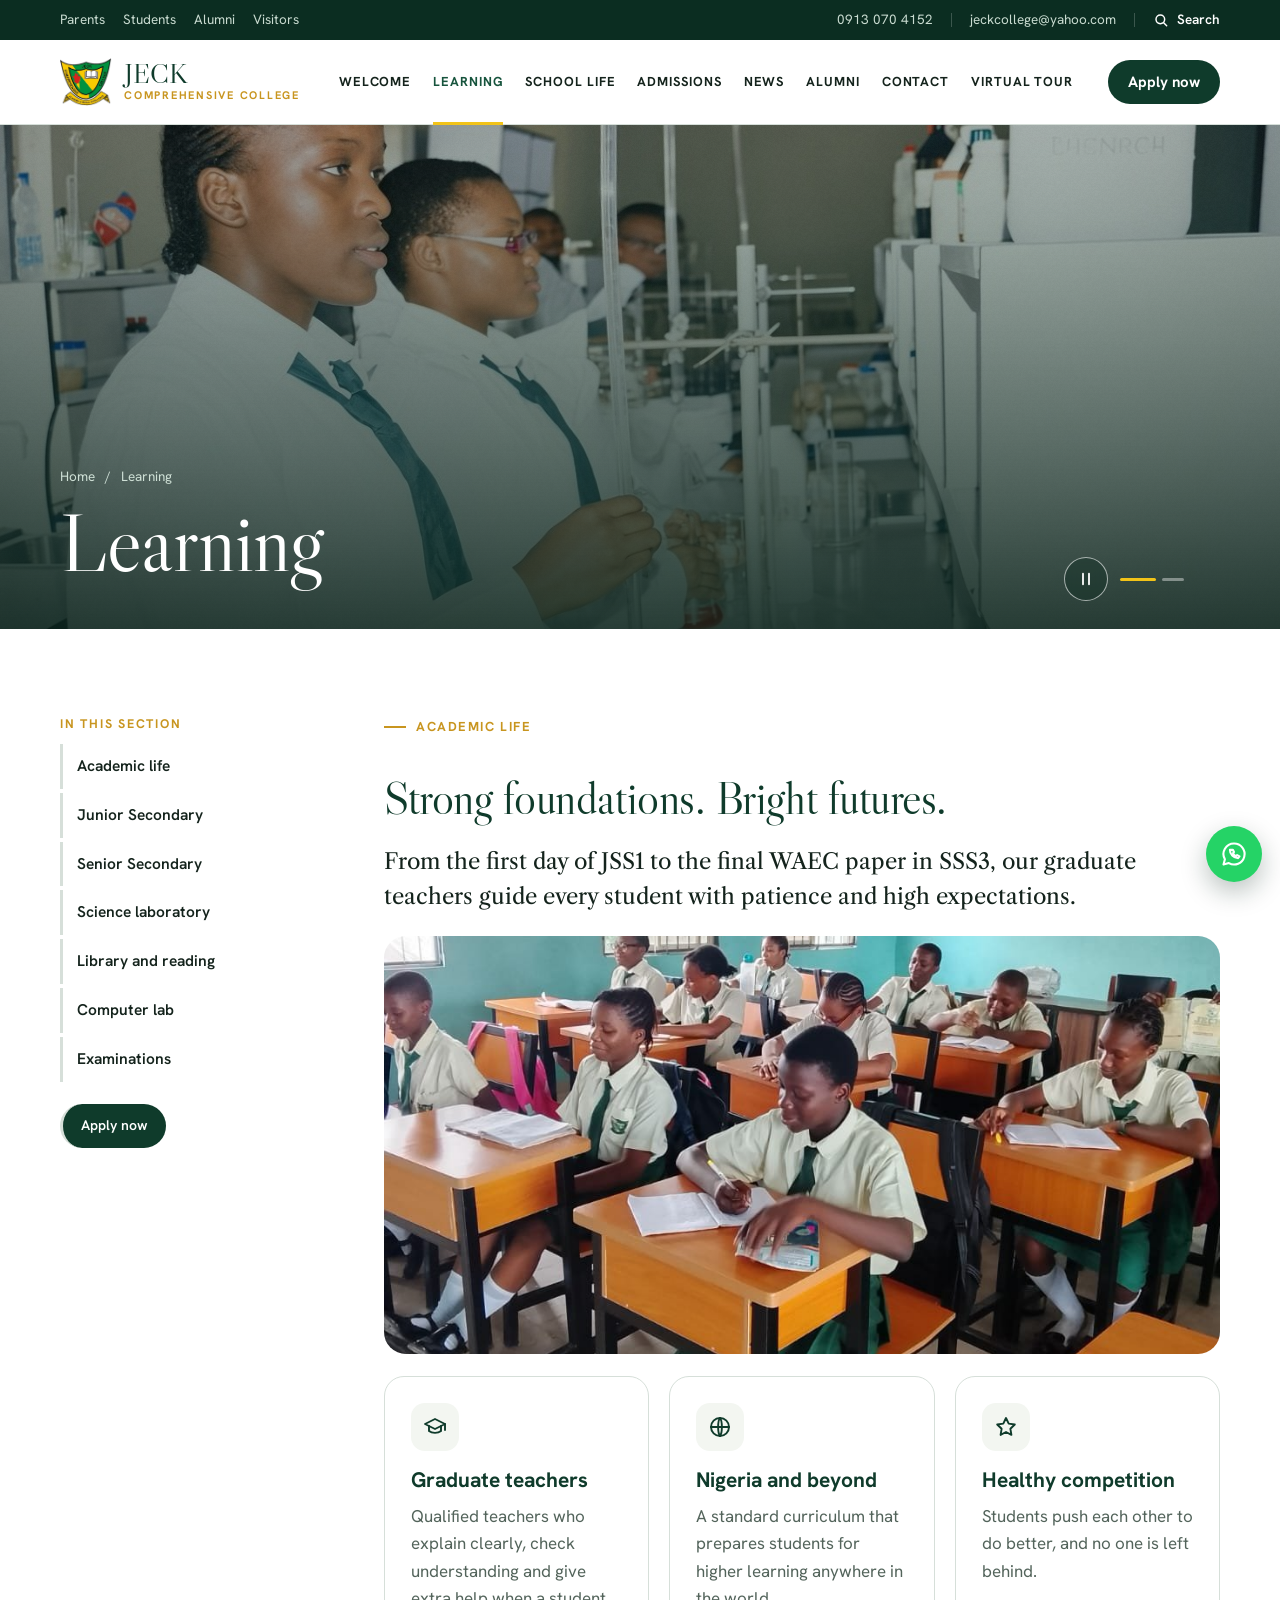
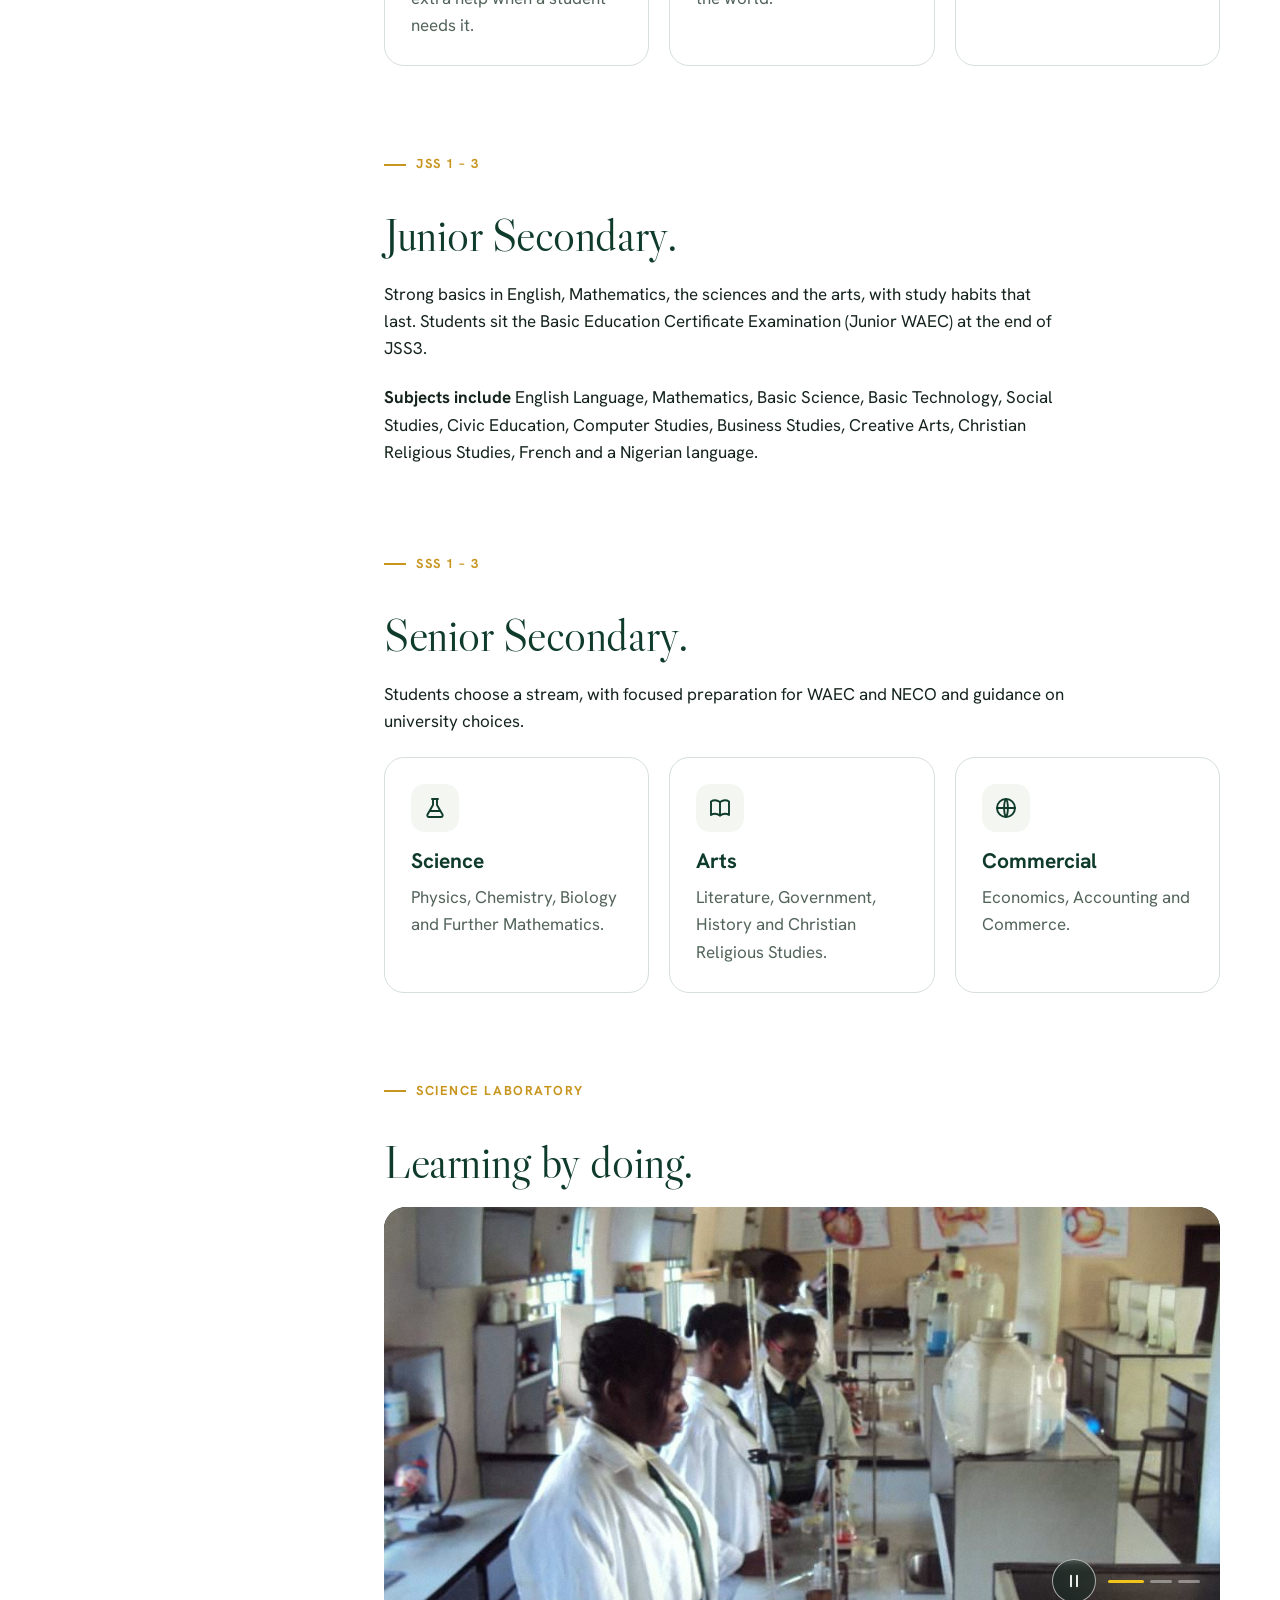
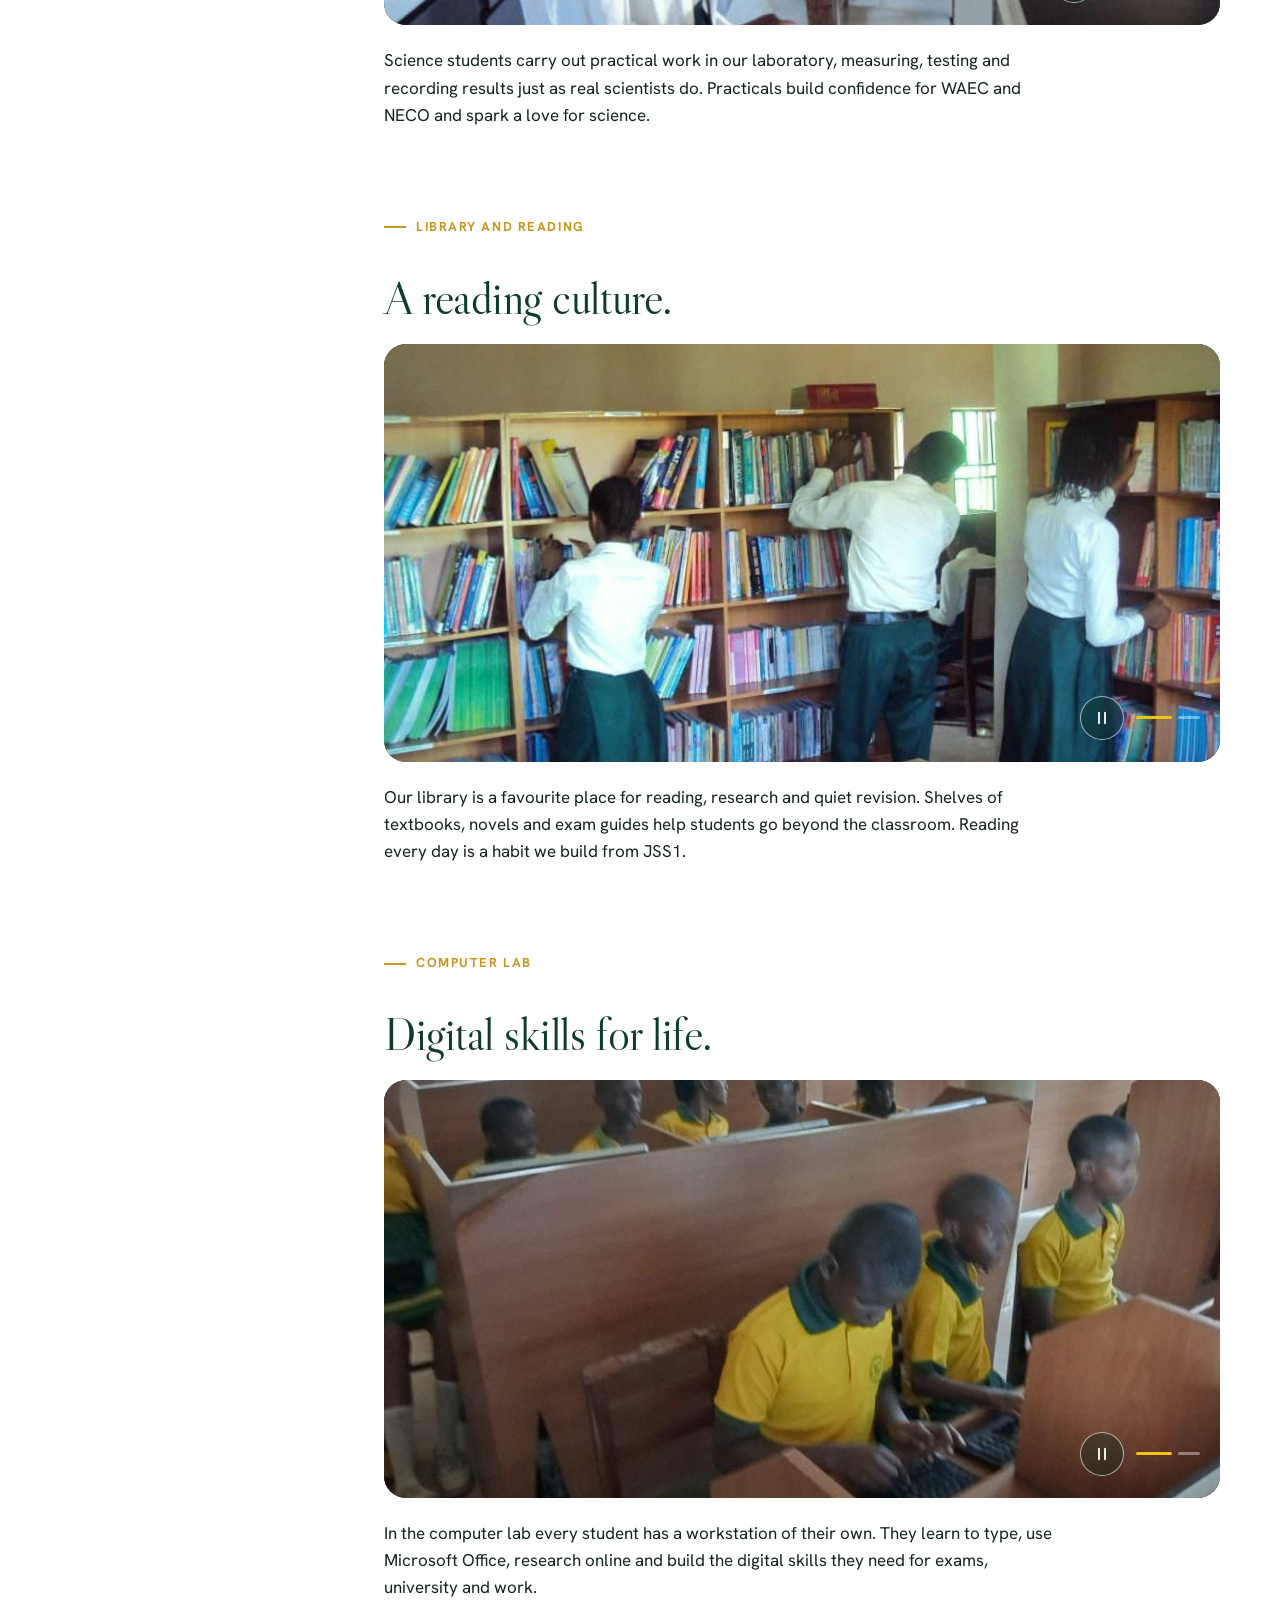
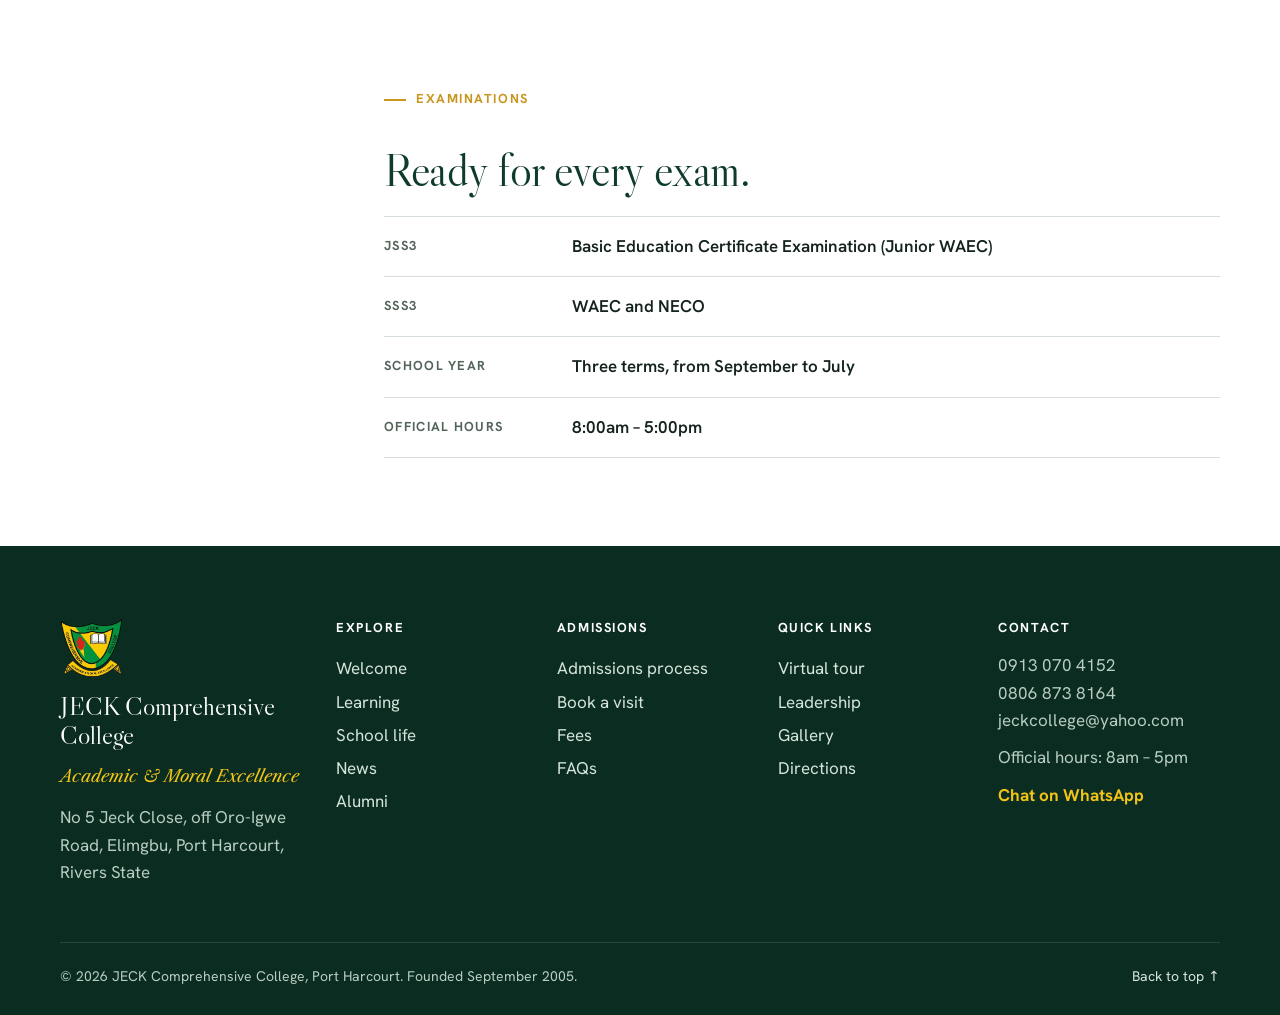
<file: learning.html>
<!DOCTYPE html>

<html lang="en"><head><meta charset="utf-8"/><meta content="width=device-width,initial-scale=1,viewport-fit=cover" name="viewport"/>
<style>:root{padding-top:env(safe-area-inset-top,0px);padding-bottom:env(safe-area-inset-bottom,0px)}body{margin:0}[hidden]{display:none!important}</style>
</head><body>
<title>Learning at JECK</title>
<meta content="cover" name="claude:viewport-fit-sides"/>
<link href="https://fonts.googleapis.com" rel="preconnect"/><link crossorigin="" href="https://fonts.gstatic.com" rel="preconnect"/><link href="https://fonts.googleapis.com/css2?family=Libre+Caslon+Display&amp;family=Libre+Caslon+Text:ital@0;1&amp;family=Hanken+Grotesk:wght@400;500;600;700;800&amp;display=swap" rel="stylesheet"/>
<link href="site.css" rel="stylesheet"/>
<a class="skip" href="#main">Skip to content</a>
<div class="util"><div class="wrap">
<nav aria-label="Audiences"><a href="admissions.html">Parents</a><a href="school-life.html">Students</a><a href="alumni.html">Alumni</a><a href="contact.html#visitors">Visitors</a></nav>
<div class="ut-r"><a class="hide-m" href="https://wa.me/2349130704152" rel="noopener" target="_blank"><span data-set="phone1">0913 070 4152</span></a><span class="sep hide-m"></span><span class="hide-m"><span data-set="email">jeckcollege@yahoo.com</span></span><span class="sep"></span><button data-search="" type="button"><svg viewbox="0 0 24 24"><circle cx="11" cy="11" r="6.5"></circle><path d="m16 16 4.5 4.5"></path></svg>Search</button></div>
</div></div>
<header class="mast"><div class="wrap">
<a class="brand" href="home.html"><img alt="JECK crest" height="49" src="assets/crest.png" width="52"/><span><b>JECK</b><small>Comprehensive College</small></span></a>
<nav aria-label="Main" class="mnav"><div><a href="welcome.html">Welcome</a>
<div class="mega"><div class="wrap"><div><h3>Welcome to JECK</h3><p>A co-educational secondary school in Port Harcourt, committed to academic and moral excellence since 2005.</p><a class="more" href="welcome.html" style="margin-top:14px">Explore welcome</a></div><ul><li><a href="welcome.html#message">Welcome from the Proprietress</a></li><li><a href="welcome.html#leadership">Our leadership</a></li><li><a href="welcome.html#mission">Mission and vision</a></li><li><a href="welcome.html#values">Our values</a></li><li><a href="welcome.html#history">Our history</a></li><li><a href="welcome.html#crest">Our crest</a></li></ul><figure><img alt="" loading="lazy" src="assets/campus.jpg"/></figure></div></div></div><div><a aria-current="page" href="learning.html">Learning</a>
<div class="mega"><div class="wrap"><div><h3>Learning</h3><p>Strong foundations from JSS1 and focused preparation for WAEC and NECO in SSS3.</p><a class="more" href="learning.html" style="margin-top:14px">Explore learning</a></div><ul><li><a href="learning.html#academic">Academic life</a></li><li><a href="learning.html#junior">Junior Secondary</a></li><li><a href="learning.html#senior">Senior Secondary</a></li><li><a href="learning.html#laboratory">Science laboratory</a></li><li><a href="learning.html#library">Library and reading</a></li><li><a href="learning.html#computer-lab">Computer lab</a></li><li><a href="learning.html#exams">Examinations</a></li></ul><figure><img alt="" loading="lazy" src="assets/lab.jpg"/></figure></div></div></div><div><a href="school-life.html">School Life</a>
<div class="mega"><div class="wrap"><div><h3>School life</h3><p>Houses, sport, culture, faith and friendship, all through the school year.</p><a class="more" href="school-life.html" style="margin-top:14px">Explore school life</a></div><ul><li><a href="school-life.html#assembly">Assembly</a></li><li><a href="school-life.html#houses">Houses and sport</a></li><li><a href="school-life.html#culture">Arts and culture</a></li><li><a href="school-life.html#character">Faith and character</a></li><li><a href="school-life.html#excursions">Excursions</a></li><li><a href="school-life.html#hall">School hall</a></li><li><a href="school-life.html#graduation">Graduation</a></li><li><a href="school-life.html#bus">School bus</a></li><li><a href="school-life.html#gallery">Gallery</a></li></ul><figure><img alt="" loading="lazy" src="assets/cultural.jpg"/></figure></div></div></div><div><a href="admissions.html">Admissions</a>
<div class="mega"><div class="wrap"><div><h3>Admissions</h3><p>Admissions are open. Find out how your child can join the JECK family.</p><a class="more" href="admissions.html" style="margin-top:14px">Explore admissions</a></div><ul><li><a href="admissions.html#process">Admissions process</a></li><li><a href="admissions.html#visit">Book a school visit</a></li><li><a href="admissions.html#jss1">JSS1 entry</a></li><li><a href="admissions.html#sss1">SSS1 entry</a></li><li><a href="admissions.html#fees">Fees</a></li><li><a href="admissions.html#documents">What to bring</a></li><li><a href="admissions.html#faq">Admissions FAQs</a></li></ul><figure><img alt="" loading="lazy" src="assets/excursion.jpg"/></figure></div></div></div><div><a href="news.html">News</a>
<div class="mega"><div class="wrap"><div><h3>News and stories</h3><p>Moments, achievements and stories from around the school.</p><a class="more" href="news.html" style="margin-top:14px">Explore news</a></div><ul><li><a href="news.html#latest">Latest news</a></li><li><a href="news.html#stories">Stories</a></li><li><a href="news.html#yearbook">Ascenders’ 2026 yearbook</a></li></ul><figure><img alt="" loading="lazy" src="assets/graduation.jpg"/></figure></div></div></div><div><a href="alumni.html">Alumni</a>
<div class="mega"><div class="wrap"><div><h3>Alumni</h3><p>Made in JCC: graduates doing well across Nigeria and around the world.</p><a class="more" href="alumni.html" style="margin-top:14px">Explore alumni</a></div><ul><li><a href="alumni.html#made-in-jcc">Made in JCC</a></li><li><a href="alumni.html#stephanie">Stephanie’s story</a></li><li><a href="alumni.html#share">Share your story</a></li></ul><figure><img alt="" loading="lazy" src="assets/stephanie.jpg"/></figure></div></div></div><div><a href="contact.html">Contact</a>
<div class="mega"><div class="wrap"><div><h3>Contact us</h3><p>Open <span data-set="hours">8am to 5pm</span>. Call, WhatsApp or visit us in Elimgbu.</p><a class="more" href="contact.html" style="margin-top:14px">Explore contact</a></div><ul><li><a href="contact.html#details">Contact details</a></li><li><a href="contact.html#enquiry">Send an enquiry</a></li><li><a href="contact.html#visitors">Visitor information</a></li><li><a href="contact.html#directions">Directions</a></li></ul><figure><img alt="" loading="lazy" src="assets/campus.jpg"/></figure></div></div></div><div><a href="index.html">Virtual tour</a></div></nav>
<a class="btn green apply" href="admissions.html">Apply now</a>
<button aria-label="Open menu" class="menu-btn" id="menuOpen"><svg viewbox="0 0 24 24"><path d="M4 7h16M4 12h16M4 17h16"></path></svg></button>
</div></header>
<div aria-label="Menu" class="mdrawer" hidden="" id="drawer" role="dialog">
<div class="dhead"><img alt="" src="assets/crest.png"/><button aria-label="Close menu" class="x" id="menuClose"><svg viewbox="0 0 24 24"><path d="M6 6l12 12M18 6 6 18"></path></svg></button></div>
<a class="solo" href="home.html">Home</a><details><summary>Welcome</summary><div><a href="welcome.html">Welcome to JECK</a><a href="welcome.html#message">Welcome from the Proprietress</a><a href="welcome.html#leadership">Our leadership</a><a href="welcome.html#mission">Mission and vision</a><a href="welcome.html#values">Our values</a><a href="welcome.html#history">Our history</a><a href="welcome.html#crest">Our crest</a></div></details><details><summary>Learning</summary><div><a href="learning.html">Learning</a><a href="learning.html#academic">Academic life</a><a href="learning.html#junior">Junior Secondary</a><a href="learning.html#senior">Senior Secondary</a><a href="learning.html#laboratory">Science laboratory</a><a href="learning.html#library">Library and reading</a><a href="learning.html#computer-lab">Computer lab</a><a href="learning.html#exams">Examinations</a></div></details><details><summary>School Life</summary><div><a href="school-life.html">School life</a><a href="school-life.html#assembly">Assembly</a><a href="school-life.html#houses">Houses and sport</a><a href="school-life.html#culture">Arts and culture</a><a href="school-life.html#character">Faith and character</a><a href="school-life.html#excursions">Excursions</a><a href="school-life.html#hall">School hall</a><a href="school-life.html#graduation">Graduation</a><a href="school-life.html#bus">School bus</a><a href="school-life.html#gallery">Gallery</a></div></details><details><summary>Admissions</summary><div><a href="admissions.html">Admissions</a><a href="admissions.html#process">Admissions process</a><a href="admissions.html#visit">Book a school visit</a><a href="admissions.html#jss1">JSS1 entry</a><a href="admissions.html#sss1">SSS1 entry</a><a href="admissions.html#fees">Fees</a><a href="admissions.html#documents">What to bring</a><a href="admissions.html#faq">Admissions FAQs</a></div></details><details><summary>News</summary><div><a href="news.html">News and stories</a><a href="news.html#latest">Latest news</a><a href="news.html#stories">Stories</a><a href="news.html#yearbook">Ascenders’ 2026 yearbook</a></div></details><details><summary>Alumni</summary><div><a href="alumni.html">Alumni</a><a href="alumni.html#made-in-jcc">Made in JCC</a><a href="alumni.html#stephanie">Stephanie’s story</a><a href="alumni.html#share">Share your story</a></div></details><details><summary>Contact</summary><div><a href="contact.html">Contact us</a><a href="contact.html#details">Contact details</a><a href="contact.html#enquiry">Send an enquiry</a><a href="contact.html#visitors">Visitor information</a><a href="contact.html#directions">Directions</a></div></details><a class="solo" href="index.html">Virtual tour</a>
<div class="row"><a class="btn gold" href="admissions.html">Apply now</a><a class="btn line-w" href="https://wa.me/2349130704152" rel="noopener" target="_blank">WhatsApp us</a></div>
</div>
<div aria-label="Search the website" class="search" hidden="" id="search" role="dialog">
<div class="box"><div class="bar"><input aria-label="Search JECK" id="searchInput" placeholder="Search JECK" type="search"/><button aria-label="Close search" class="x" id="searchClose"><svg viewbox="0 0 24 24"><path d="M6 6l12 12M18 6 6 18"></path></svg></button></div><ul id="searchResults"></ul></div>
</div>
<main id="main"><section class="pbanner"><div aria-label="Film of JECK school life" class="film" data-depth="0.024" data-dur="8" data-scenes='[{"img": "assets/lab.jpg", "depth": "assets/depth/lab.png", "fx": 0.35, "fy": 0.3}, {"img": "assets/library.jpg", "depth": "assets/depth/library.png", "fx": 0.5, "fy": 0.35}]' role="img"></div><div class="wrap"><div class="crumbs"><a href="home.html">Home</a><span>/</span><span>Learning</span></div><h1 class="rise" data-c="s1.f1">Learning</h1></div></section>
<div class="wrap layout">
<aside aria-label="In this section" class="side"><h2>In this section</h2><a href="#academic">Academic life</a><a href="#junior">Junior Secondary</a><a href="#senior">Senior Secondary</a><a href="#laboratory">Science laboratory</a><a href="#library">Library and reading</a><a href="#computer-lab">Computer lab</a><a href="#exams">Examinations</a><a class="btn green" href="admissions.html">Apply now</a></aside>
<div class="content">
<section id="academic">
<span class="eyebrow" data-c="academic.f1">Academic life</span><h2 data-c="academic.f2">Strong foundations. Bright futures.</h2>
<p class="lead" data-c="academic.f3">From the first day of JSS1 to the final WAEC paper in SSS3, our graduate teachers guide every student with patience and high expectations.</p>
<div class="ph wide"><img alt="JECK students at their desks in a classroom" data-c="academic.f4" src="assets/classroom.jpg" style="object-position:center 55%"/></div>
<div class="cards three" data-cl="academic.l1">
<div class="card"><span class="ic"><svg viewbox="0 0 24 24"><path d="m2 9 10-5 10 5-10 5Z"></path><path d="M6 11v5c3 2.5 9 2.5 12 0v-5"></path><path d="M22 9v6"></path></svg></span><h3 data-ci="f1">Graduate teachers</h3><p data-ci="f2">Qualified teachers who explain clearly, check understanding and give extra help when a student needs it.</p></div>
<div class="card"><span class="ic"><svg viewbox="0 0 24 24"><circle cx="12" cy="12" r="9"></circle><path d="M3 12h18M12 3c2.5 3 2.5 15 0 18M12 3c-2.5 3-2.5 15 0 18"></path></svg></span><h3 data-ci="f1">Nigeria and beyond</h3><p data-ci="f2">A standard curriculum that prepares students for higher learning anywhere in the world.</p></div>
<div class="card"><span class="ic"><svg viewbox="0 0 24 24"><path d="m12 3 2.7 5.6 6.1.9-4.4 4.3 1 6.1L12 17l-5.4 2.9 1-6.1-4.4-4.3 6.1-.9Z"></path></svg></span><h3 data-ci="f1">Healthy competition</h3><p data-ci="f2">Students push each other to do better, and no one is left behind.</p></div>
</div>
</section>
<section id="junior">
<span class="eyebrow" data-c="junior.f1">JSS 1 – 3</span><h2 data-c="junior.f2">Junior Secondary.</h2>
<p data-c="junior.f3">Strong basics in English, Mathematics, the sciences and the arts, with study habits that last. Students sit the Basic Education Certificate Examination (Junior WAEC) at the end of JSS3.</p>
<p data-c="junior.f4"><strong>Subjects include</strong> English Language, Mathematics, Basic Science, Basic Technology, Social Studies, Civic Education, Computer Studies, Business Studies, Creative Arts, Christian Religious Studies, French and a Nigerian language.</p>
</section>
<section id="senior">
<span class="eyebrow" data-c="senior.f1">SSS 1 – 3</span><h2 data-c="senior.f2">Senior Secondary.</h2>
<p data-c="senior.f3">Students choose a stream, with focused preparation for WAEC and NECO and guidance on university choices.</p>
<div class="cards three" data-cl="senior.l1">
<div class="card"><span class="ic"><svg viewbox="0 0 24 24"><path d="M9 3h6M10 3v6L4.5 18.5A1.7 1.7 0 0 0 6 21h12a1.7 1.7 0 0 0 1.5-2.5L14 9V3"></path><path d="M7 15h10"></path></svg></span><h3 data-ci="f1">Science</h3><p data-ci="f2">Physics, Chemistry, Biology and Further Mathematics.</p></div>
<div class="card"><span class="ic"><svg viewbox="0 0 24 24"><path d="M3 5.5C5.5 4 9 4 12 6c3-2 6.5-2 9-.5V19c-2.5-1.5-6-1.5-9 .5-3-2-6.5-2-9-.5Z"></path><path d="M12 6v13.5"></path></svg></span><h3 data-ci="f1">Arts</h3><p data-ci="f2">Literature, Government, History and Christian Religious Studies.</p></div>
<div class="card"><span class="ic"><svg viewbox="0 0 24 24"><circle cx="12" cy="12" r="9"></circle><path d="M3 12h18M12 3c2.5 3 2.5 15 0 18M12 3c-2.5 3-2.5 15 0 18"></path></svg></span><h3 data-ci="f1">Commercial</h3><p data-ci="f2">Economics, Accounting and Commerce.</p></div>
</div>
</section>
<section id="laboratory">
<span class="eyebrow" data-c="laboratory.f1">Science laboratory</span><h2 data-c="laboratory.f2">Learning by doing.</h2>
<div class="ph wide"><div aria-label="Students at work in the JECK science laboratory" class="film" data-depth="0.035" data-dur="7" data-scenes='[{"img": "assets/lab2.jpg", "depth": "assets/depth/lab2.png", "fx": 0.4, "fy": 0.45}, {"img": "assets/lab3.jpg", "depth": "assets/depth/lab3.png", "fx": 0.5, "fy": 0.5}, {"img": "assets/lab.jpg", "depth": "assets/depth/lab.png", "fx": 0.35, "fy": 0.45}]' role="img"></div></div>
<p data-c="laboratory.f3">Science students carry out practical work in our laboratory, measuring, testing and recording results just as real scientists do. Practicals build confidence for WAEC and NECO and spark a love for science.</p>
</section>
<section id="library">
<span class="eyebrow" data-c="library.f1">Library and reading</span><h2 data-c="library.f2">A reading culture.</h2>
<div class="ph wide"><div aria-label="Students choosing books in the JECK library" class="film" data-depth="0.03" data-dur="7" data-scenes='[{"img": "assets/library2.jpg", "depth": "assets/depth/library2.png", "fx": 0.5, "fy": 0.45}, {"img": "assets/library3.jpg", "depth": "assets/depth/library3.png", "fx": 0.5, "fy": 0.45}]' role="img"></div></div>
<p data-c="library.f3">Our library is a favourite place for reading, research and quiet revision. Shelves of textbooks, novels and exam guides help students go beyond the classroom. Reading every day is a habit we build from JSS1.</p>
</section>
<section id="computer-lab">
<span class="eyebrow" data-c="computer_lab.f1">Computer lab</span><h2 data-c="computer_lab.f2">Digital skills for life.</h2>
<div class="ph wide"><div aria-label="Students at computers in the JECK computer lab" class="film" data-depth="0.03" data-dur="7" data-scenes='[{"img": "assets/complab1.jpg", "depth": "assets/depth/complab1.png", "fx": 0.5, "fy": 0.5}, {"img": "assets/complab2.jpg", "depth": "assets/depth/complab2.png", "fx": 0.5, "fy": 0.5}]' role="img"></div></div>
<p data-c="computer_lab.f3">In the computer lab every student has a workstation of their own. They learn to type, use Microsoft Office, research online and build the digital skills they need for exams, university and work.</p>
</section>
<section id="exams">
<span class="eyebrow" data-c="exams.f1">Examinations</span><h2 data-c="exams.f2">Ready for every exam.</h2>
<dl class="facts-list" data-cl="exams.l1">
<div><dt data-ci="f1">JSS3</dt><dd data-ci="f2">Basic Education Certificate Examination (Junior WAEC)</dd></div>
<div><dt data-ci="f1">SSS3</dt><dd data-ci="f2">WAEC and NECO</dd></div>
<div><dt data-ci="f1">School year</dt><dd data-ci="f2">Three terms, from September to July</dd></div>
<div><dt data-ci="f1">Official hours</dt><dd data-ci="f2">8:00am – 5:00pm</dd></div>
</dl>
</section>
</div>
</div></main>
<footer class="foot"><div class="wrap">
<div class="grid">
<div class="fb"><img alt="" src="assets/crest.png"/><b>JECK Comprehensive College</b><p class="motto">Academic &amp; Moral Excellence</p><p><span data-set="address">No 5 Jeck Close, off Oro-Igwe Road, Elimgbu, Port Harcourt, Rivers State</span></p></div>
<div><h4>Explore</h4><a href="welcome.html">Welcome</a><a href="learning.html">Learning</a><a href="school-life.html">School life</a><a href="news.html">News</a><a href="alumni.html">Alumni</a></div>
<div><h4>Admissions</h4><a href="admissions.html#process">Admissions process</a><a href="admissions.html#visit">Book a visit</a><a href="admissions.html#fees">Fees</a><a href="admissions.html#faq">FAQs</a></div>
<div><h4>Quick links</h4><a href="index.html">Virtual tour</a><a href="welcome.html#leadership">Leadership</a><a href="school-life.html#gallery">Gallery</a><a href="contact.html#directions">Directions</a></div>
<div><h4>Contact</h4><p><span data-set="phone1">0913 070 4152</span><br/><span data-set="phone2">0806 873 8164</span><br/><span data-set="email">jeckcollege@yahoo.com</span></p><p style="margin-top:10px">Official hours: <span data-set="hours">8am – 5pm</span></p><a href="https://wa.me/2349130704152" rel="noopener" style="color:var(--sun);font-weight:700;margin-top:8px" target="_blank">Chat on WhatsApp</a></div>
</div>
<div class="legal"><span>© 2026 JECK Comprehensive College, Port Harcourt. Founded September 2005.</span><button class="totop" id="toTop" type="button">Back to top ↑</button></div>
</div></footer>
<button aria-controls="waPop" aria-expanded="false" aria-label="Chat with JECK on WhatsApp" class="wa-fab" id="waFab" type="button"><svg viewbox="0 0 24 24"><path d="M12 3a9 9 0 0 0-7.8 13.5L3 21l4.6-1.2A9 9 0 1 0 12 3Z"></path><path d="M8.5 8.5c0 3.5 3 7 7 7l1.2-1.5-2-1-1 .8c-1-.4-2.1-1.5-2.5-2.5l.8-1-1-2Z"></path></svg></button>
<form class="wa-pop" hidden="" id="waPop">
<div class="wa-head"><img alt="" src="assets/crest.png"/><div><b>JECK Comprehensive College</b></div><button aria-label="Close" class="wa-x" id="waClose" type="button"><svg viewbox="0 0 24 24"><path d="M6 6l12 12M18 6 6 18"></path></svg></button></div>
<label for="wa-name">Your name<input autocomplete="name" id="wa-name" name="name" required=""/></label>
<label for="wa-topic">I’m interested in<select id="wa-topic" name="topic"><option>admission</option><option>a school visit</option><option>school fees</option><option>the school bus</option><option>something else</option></select></label>
<label for="wa-msg">Message (optional)<textarea id="wa-msg" name="message" rows="2"></textarea></label>
<button class="btn wa-send" type="submit">Continue to WhatsApp</button>
<a class="wa-alt" hidden="" href="https://wa.me/2349130704152" id="waAlt" rel="noopener" target="_blank">Open WhatsApp</a>
</form>
<script>window.JECK_INDEX=[{"t": "Welcome to JECK", "u": "welcome.html", "d": "A co-educational secondary school in Port Harcourt, committed to academic and moral excellence since 2005.", "k": "Welcome"}, {"t": "Welcome from the Proprietress", "u": "welcome.html#message", "d": "Welcome to JECK", "k": "Welcome Welcome from the Proprietress"}, {"t": "Our leadership", "u": "welcome.html#leadership", "d": "Welcome to JECK", "k": "Welcome Our leadership"}, {"t": "Mission and vision", "u": "welcome.html#mission", "d": "Welcome to JECK", "k": "Welcome Mission and vision"}, {"t": "Our values", "u": "welcome.html#values", "d": "Welcome to JECK", "k": "Welcome Our values"}, {"t": "Our history", "u": "welcome.html#history", "d": "Welcome to JECK", "k": "Welcome Our history"}, {"t": "Our crest", "u": "welcome.html#crest", "d": "Welcome to JECK", "k": "Welcome Our crest"}, {"t": "Learning", "u": "learning.html", "d": "Strong foundations from JSS1 and focused preparation for WAEC and NECO in SSS3.", "k": "Learning"}, {"t": "Academic life", "u": "learning.html#academic", "d": "Learning", "k": "Learning Academic life"}, {"t": "Junior Secondary", "u": "learning.html#junior", "d": "Learning", "k": "Learning Junior Secondary"}, {"t": "Senior Secondary", "u": "learning.html#senior", "d": "Learning", "k": "Learning Senior Secondary"}, {"t": "Science laboratory", "u": "learning.html#laboratory", "d": "Learning", "k": "Learning Science laboratory"}, {"t": "Library and reading", "u": "learning.html#library", "d": "Learning", "k": "Learning Library and reading"}, {"t": "Computer lab", "u": "learning.html#computer-lab", "d": "Learning", "k": "Learning Computer lab"}, {"t": "Examinations", "u": "learning.html#exams", "d": "Learning", "k": "Learning Examinations"}, {"t": "School life", "u": "school-life.html", "d": "Houses, sport, culture, faith and friendship, all through the school year.", "k": "School Life"}, {"t": "Assembly", "u": "school-life.html#assembly", "d": "School life", "k": "School Life Assembly"}, {"t": "Houses and sport", "u": "school-life.html#houses", "d": "School life", "k": "School Life Houses and sport"}, {"t": "Arts and culture", "u": "school-life.html#culture", "d": "School life", "k": "School Life Arts and culture"}, {"t": "Faith and character", "u": "school-life.html#character", "d": "School life", "k": "School Life Faith and character"}, {"t": "Excursions", "u": "school-life.html#excursions", "d": "School life", "k": "School Life Excursions"}, {"t": "School hall", "u": "school-life.html#hall", "d": "School life", "k": "School Life School hall"}, {"t": "Graduation", "u": "school-life.html#graduation", "d": "School life", "k": "School Life Graduation"}, {"t": "School bus", "u": "school-life.html#bus", "d": "School life", "k": "School Life School bus"}, {"t": "Gallery", "u": "school-life.html#gallery", "d": "School life", "k": "School Life Gallery"}, {"t": "Admissions", "u": "admissions.html", "d": "Admissions are open. Find out how your child can join the JECK family.", "k": "Admissions"}, {"t": "Admissions process", "u": "admissions.html#process", "d": "Admissions", "k": "Admissions Admissions process"}, {"t": "Book a school visit", "u": "admissions.html#visit", "d": "Admissions", "k": "Admissions Book a school visit"}, {"t": "JSS1 entry", "u": "admissions.html#jss1", "d": "Admissions", "k": "Admissions JSS1 entry"}, {"t": "SSS1 entry", "u": "admissions.html#sss1", "d": "Admissions", "k": "Admissions SSS1 entry"}, {"t": "Fees", "u": "admissions.html#fees", "d": "Admissions", "k": "Admissions Fees"}, {"t": "What to bring", "u": "admissions.html#documents", "d": "Admissions", "k": "Admissions What to bring"}, {"t": "Admissions FAQs", "u": "admissions.html#faq", "d": "Admissions", "k": "Admissions Admissions FAQs"}, {"t": "News and stories", "u": "news.html", "d": "Moments, achievements and stories from around the school.", "k": "News"}, {"t": "Latest news", "u": "news.html#latest", "d": "News and stories", "k": "News Latest news"}, {"t": "Stories", "u": "news.html#stories", "d": "News and stories", "k": "News Stories"}, {"t": "Ascenders\u2019 2026 yearbook", "u": "news.html#yearbook", "d": "News and stories", "k": "News Ascenders\u2019 2026 yearbook"}, {"t": "Alumni", "u": "alumni.html", "d": "Made in JCC: graduates doing well across Nigeria and around the world.", "k": "Alumni"}, {"t": "Made in JCC", "u": "alumni.html#made-in-jcc", "d": "Alumni", "k": "Alumni Made in JCC"}, {"t": "Stephanie\u2019s story", "u": "alumni.html#stephanie", "d": "Alumni", "k": "Alumni Stephanie\u2019s story"}, {"t": "Share your story", "u": "alumni.html#share", "d": "Alumni", "k": "Alumni Share your story"}, {"t": "Contact us", "u": "contact.html", "d": "Open 8am to 5pm. Call, WhatsApp or visit us in Elimgbu.", "k": "Contact"}, {"t": "Contact details", "u": "contact.html#details", "d": "Contact us", "k": "Contact Contact details"}, {"t": "Send an enquiry", "u": "contact.html#enquiry", "d": "Contact us", "k": "Contact Send an enquiry"}, {"t": "Visitor information", "u": "contact.html#visitors", "d": "Contact us", "k": "Contact Visitor information"}, {"t": "Directions", "u": "contact.html#directions", "d": "Contact us", "k": "Contact Directions"}, {"t": "Virtual tour", "u": "index.html", "d": "Drive the 3D campus tour", "k": "bus campus 3d tour"}, {"t": "Home", "u": "home.html", "d": "JECK Comprehensive College home page", "k": "home welcome"}];</script>
<script src="cms.js"></script>
<script src="assets-data.js"></script>
<script src="film.js"></script>
<script src="site.js"></script>
</body></html>
</file>
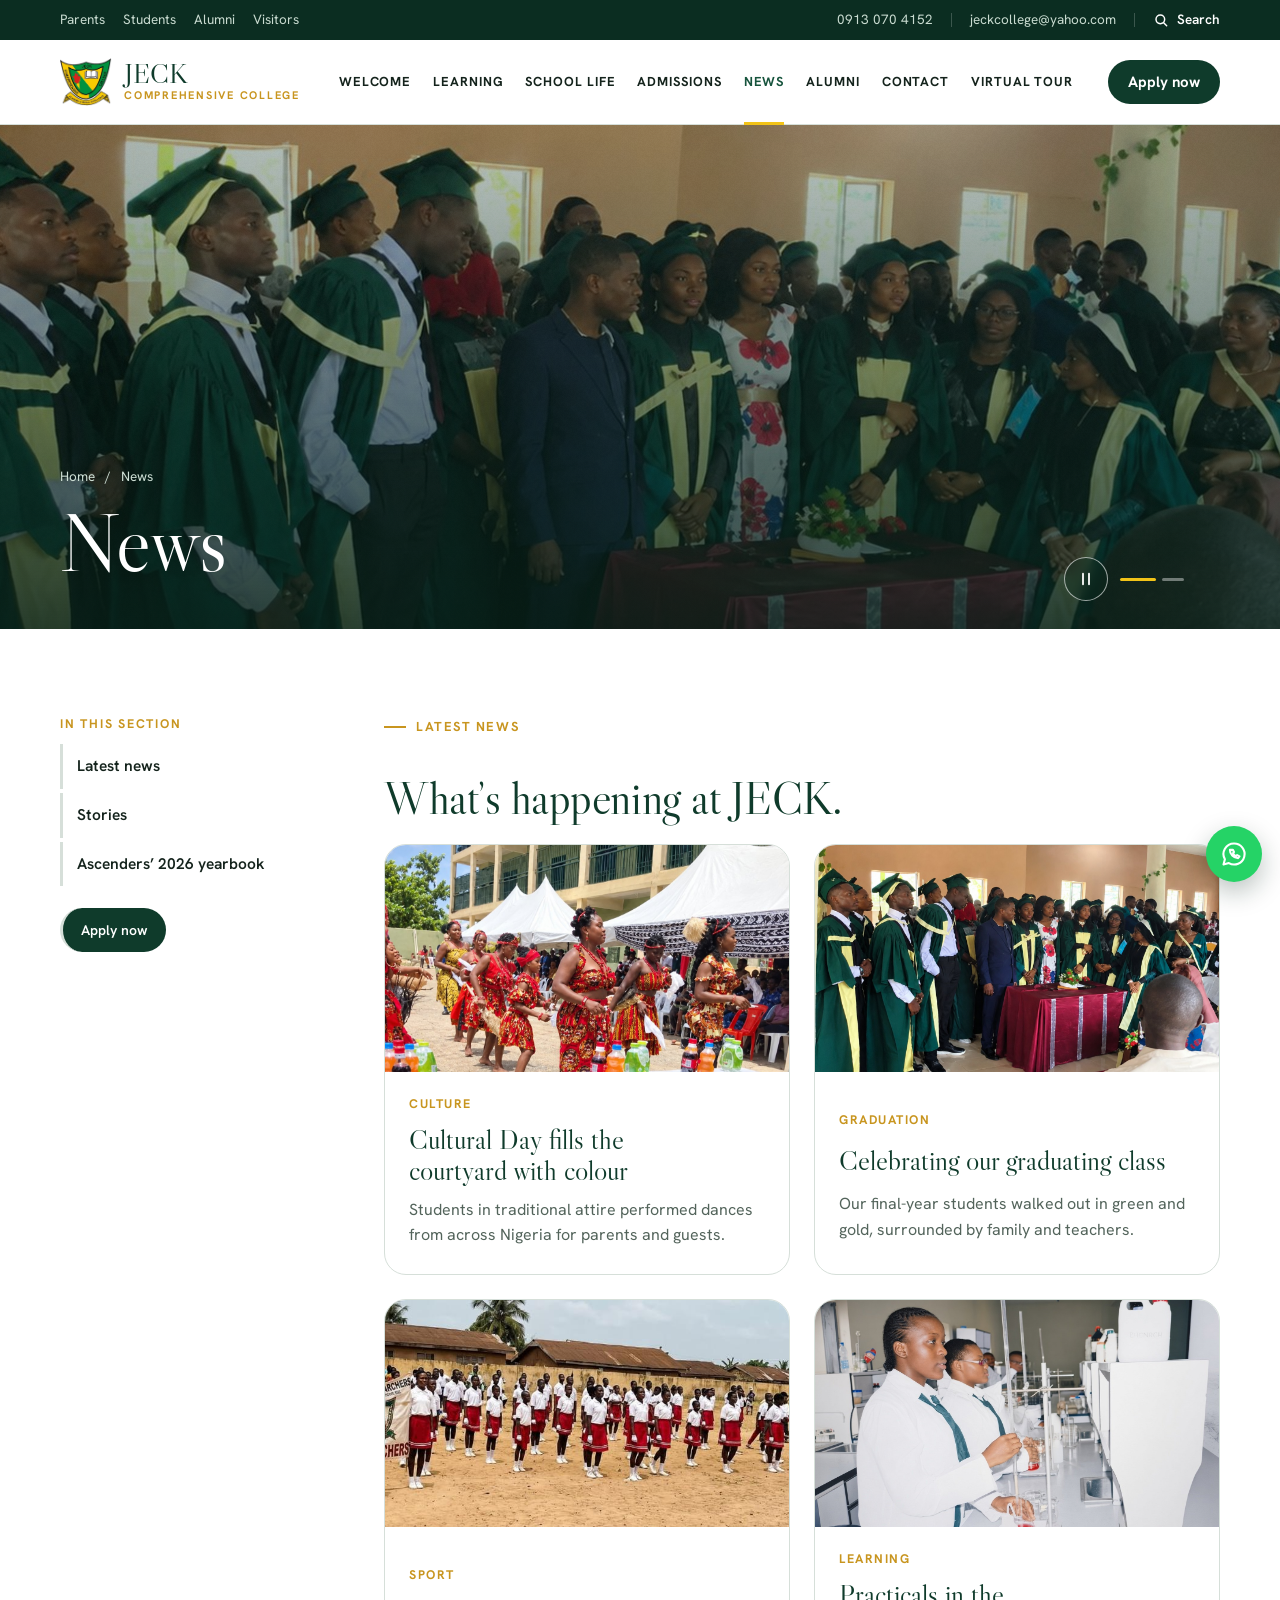
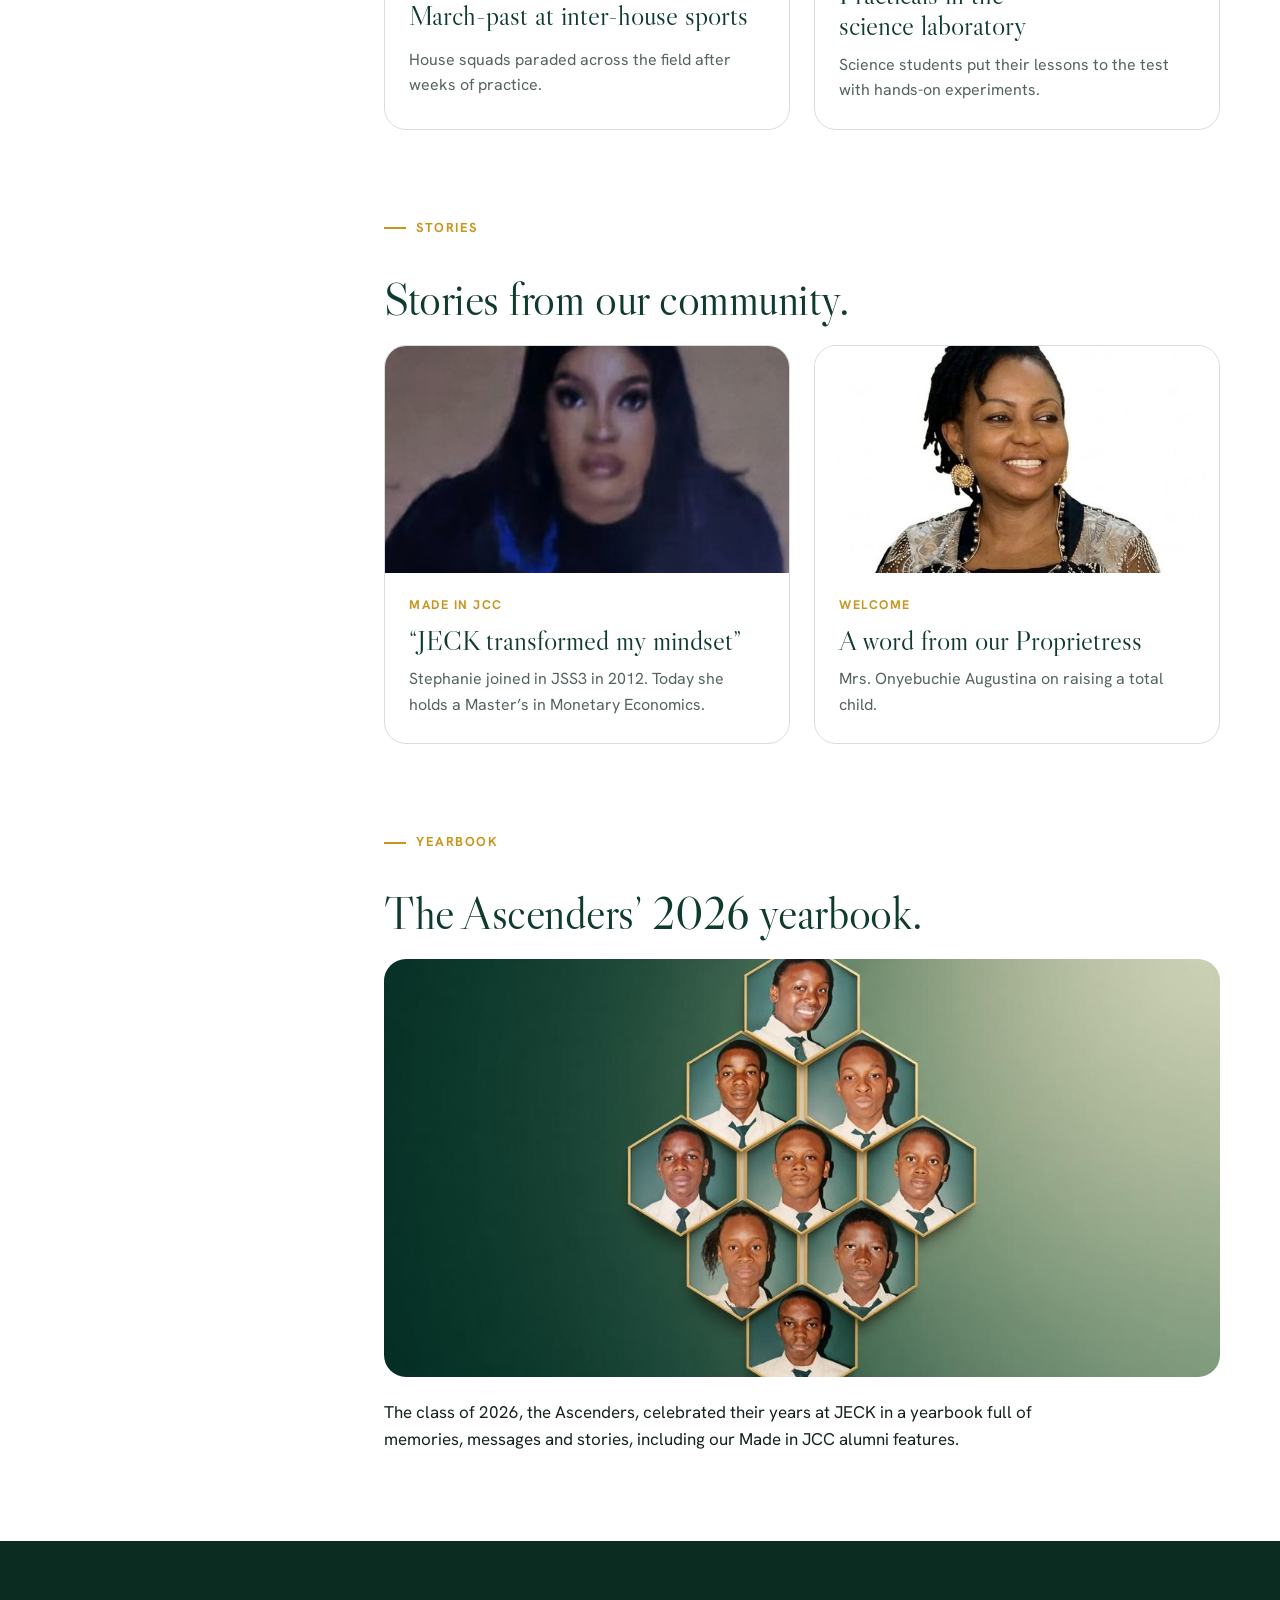
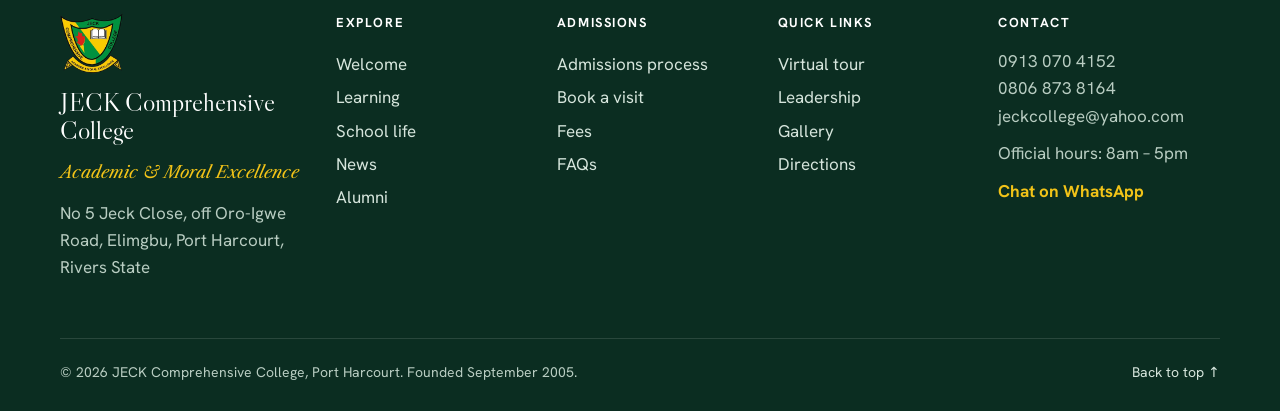
<file: news.html>
<!DOCTYPE html>

<html lang="en"><head><meta charset="utf-8"/><meta content="width=device-width,initial-scale=1,viewport-fit=cover" name="viewport"/>
<style>:root{padding-top:env(safe-area-inset-top,0px);padding-bottom:env(safe-area-inset-bottom,0px)}body{margin:0}[hidden]{display:none!important}</style>
</head><body>
<title>JECK News</title>
<meta content="cover" name="claude:viewport-fit-sides"/>
<link href="https://fonts.googleapis.com" rel="preconnect"/><link crossorigin="" href="https://fonts.gstatic.com" rel="preconnect"/><link href="https://fonts.googleapis.com/css2?family=Libre+Caslon+Display&amp;family=Libre+Caslon+Text:ital@0;1&amp;family=Hanken+Grotesk:wght@400;500;600;700;800&amp;display=swap" rel="stylesheet"/>
<link href="site.css" rel="stylesheet"/>
<a class="skip" href="#main">Skip to content</a>
<div class="util"><div class="wrap">
<nav aria-label="Audiences"><a href="admissions.html">Parents</a><a href="school-life.html">Students</a><a href="alumni.html">Alumni</a><a href="contact.html#visitors">Visitors</a></nav>
<div class="ut-r"><a class="hide-m" href="https://wa.me/2349130704152" rel="noopener" target="_blank"><span data-set="phone1">0913 070 4152</span></a><span class="sep hide-m"></span><span class="hide-m"><span data-set="email">jeckcollege@yahoo.com</span></span><span class="sep"></span><button data-search="" type="button"><svg viewbox="0 0 24 24"><circle cx="11" cy="11" r="6.5"></circle><path d="m16 16 4.5 4.5"></path></svg>Search</button></div>
</div></div>
<header class="mast"><div class="wrap">
<a class="brand" href="home.html"><img alt="JECK crest" height="49" src="assets/crest.png" width="52"/><span><b>JECK</b><small>Comprehensive College</small></span></a>
<nav aria-label="Main" class="mnav"><div><a href="welcome.html">Welcome</a>
<div class="mega"><div class="wrap"><div><h3>Welcome to JECK</h3><p>A co-educational secondary school in Port Harcourt, committed to academic and moral excellence since 2005.</p><a class="more" href="welcome.html" style="margin-top:14px">Explore welcome</a></div><ul><li><a href="welcome.html#message">Welcome from the Proprietress</a></li><li><a href="welcome.html#leadership">Our leadership</a></li><li><a href="welcome.html#mission">Mission and vision</a></li><li><a href="welcome.html#values">Our values</a></li><li><a href="welcome.html#history">Our history</a></li><li><a href="welcome.html#crest">Our crest</a></li></ul><figure><img alt="" loading="lazy" src="assets/campus.jpg"/></figure></div></div></div><div><a href="learning.html">Learning</a>
<div class="mega"><div class="wrap"><div><h3>Learning</h3><p>Strong foundations from JSS1 and focused preparation for WAEC and NECO in SSS3.</p><a class="more" href="learning.html" style="margin-top:14px">Explore learning</a></div><ul><li><a href="learning.html#academic">Academic life</a></li><li><a href="learning.html#junior">Junior Secondary</a></li><li><a href="learning.html#senior">Senior Secondary</a></li><li><a href="learning.html#laboratory">Science laboratory</a></li><li><a href="learning.html#library">Library and reading</a></li><li><a href="learning.html#computer-lab">Computer lab</a></li><li><a href="learning.html#exams">Examinations</a></li></ul><figure><img alt="" loading="lazy" src="assets/lab.jpg"/></figure></div></div></div><div><a href="school-life.html">School Life</a>
<div class="mega"><div class="wrap"><div><h3>School life</h3><p>Houses, sport, culture, faith and friendship, all through the school year.</p><a class="more" href="school-life.html" style="margin-top:14px">Explore school life</a></div><ul><li><a href="school-life.html#assembly">Assembly</a></li><li><a href="school-life.html#houses">Houses and sport</a></li><li><a href="school-life.html#culture">Arts and culture</a></li><li><a href="school-life.html#character">Faith and character</a></li><li><a href="school-life.html#excursions">Excursions</a></li><li><a href="school-life.html#hall">School hall</a></li><li><a href="school-life.html#graduation">Graduation</a></li><li><a href="school-life.html#bus">School bus</a></li><li><a href="school-life.html#gallery">Gallery</a></li></ul><figure><img alt="" loading="lazy" src="assets/cultural.jpg"/></figure></div></div></div><div><a href="admissions.html">Admissions</a>
<div class="mega"><div class="wrap"><div><h3>Admissions</h3><p>Admissions are open. Find out how your child can join the JECK family.</p><a class="more" href="admissions.html" style="margin-top:14px">Explore admissions</a></div><ul><li><a href="admissions.html#process">Admissions process</a></li><li><a href="admissions.html#visit">Book a school visit</a></li><li><a href="admissions.html#jss1">JSS1 entry</a></li><li><a href="admissions.html#sss1">SSS1 entry</a></li><li><a href="admissions.html#fees">Fees</a></li><li><a href="admissions.html#documents">What to bring</a></li><li><a href="admissions.html#faq">Admissions FAQs</a></li></ul><figure><img alt="" loading="lazy" src="assets/excursion.jpg"/></figure></div></div></div><div><a aria-current="page" href="news.html">News</a>
<div class="mega"><div class="wrap"><div><h3>News and stories</h3><p>Moments, achievements and stories from around the school.</p><a class="more" href="news.html" style="margin-top:14px">Explore news</a></div><ul><li><a href="news.html#latest">Latest news</a></li><li><a href="news.html#stories">Stories</a></li><li><a href="news.html#yearbook">Ascenders’ 2026 yearbook</a></li></ul><figure><img alt="" loading="lazy" src="assets/graduation.jpg"/></figure></div></div></div><div><a href="alumni.html">Alumni</a>
<div class="mega"><div class="wrap"><div><h3>Alumni</h3><p>Made in JCC: graduates doing well across Nigeria and around the world.</p><a class="more" href="alumni.html" style="margin-top:14px">Explore alumni</a></div><ul><li><a href="alumni.html#made-in-jcc">Made in JCC</a></li><li><a href="alumni.html#stephanie">Stephanie’s story</a></li><li><a href="alumni.html#share">Share your story</a></li></ul><figure><img alt="" loading="lazy" src="assets/stephanie.jpg"/></figure></div></div></div><div><a href="contact.html">Contact</a>
<div class="mega"><div class="wrap"><div><h3>Contact us</h3><p>Open <span data-set="hours">8am to 5pm</span>. Call, WhatsApp or visit us in Elimgbu.</p><a class="more" href="contact.html" style="margin-top:14px">Explore contact</a></div><ul><li><a href="contact.html#details">Contact details</a></li><li><a href="contact.html#enquiry">Send an enquiry</a></li><li><a href="contact.html#visitors">Visitor information</a></li><li><a href="contact.html#directions">Directions</a></li></ul><figure><img alt="" loading="lazy" src="assets/campus.jpg"/></figure></div></div></div><div><a href="index.html">Virtual tour</a></div></nav>
<a class="btn green apply" href="admissions.html">Apply now</a>
<button aria-label="Open menu" class="menu-btn" id="menuOpen"><svg viewbox="0 0 24 24"><path d="M4 7h16M4 12h16M4 17h16"></path></svg></button>
</div></header>
<div aria-label="Menu" class="mdrawer" hidden="" id="drawer" role="dialog">
<div class="dhead"><img alt="" src="assets/crest.png"/><button aria-label="Close menu" class="x" id="menuClose"><svg viewbox="0 0 24 24"><path d="M6 6l12 12M18 6 6 18"></path></svg></button></div>
<a class="solo" href="home.html">Home</a><details><summary>Welcome</summary><div><a href="welcome.html">Welcome to JECK</a><a href="welcome.html#message">Welcome from the Proprietress</a><a href="welcome.html#leadership">Our leadership</a><a href="welcome.html#mission">Mission and vision</a><a href="welcome.html#values">Our values</a><a href="welcome.html#history">Our history</a><a href="welcome.html#crest">Our crest</a></div></details><details><summary>Learning</summary><div><a href="learning.html">Learning</a><a href="learning.html#academic">Academic life</a><a href="learning.html#junior">Junior Secondary</a><a href="learning.html#senior">Senior Secondary</a><a href="learning.html#laboratory">Science laboratory</a><a href="learning.html#library">Library and reading</a><a href="learning.html#computer-lab">Computer lab</a><a href="learning.html#exams">Examinations</a></div></details><details><summary>School Life</summary><div><a href="school-life.html">School life</a><a href="school-life.html#assembly">Assembly</a><a href="school-life.html#houses">Houses and sport</a><a href="school-life.html#culture">Arts and culture</a><a href="school-life.html#character">Faith and character</a><a href="school-life.html#excursions">Excursions</a><a href="school-life.html#hall">School hall</a><a href="school-life.html#graduation">Graduation</a><a href="school-life.html#bus">School bus</a><a href="school-life.html#gallery">Gallery</a></div></details><details><summary>Admissions</summary><div><a href="admissions.html">Admissions</a><a href="admissions.html#process">Admissions process</a><a href="admissions.html#visit">Book a school visit</a><a href="admissions.html#jss1">JSS1 entry</a><a href="admissions.html#sss1">SSS1 entry</a><a href="admissions.html#fees">Fees</a><a href="admissions.html#documents">What to bring</a><a href="admissions.html#faq">Admissions FAQs</a></div></details><details><summary>News</summary><div><a href="news.html">News and stories</a><a href="news.html#latest">Latest news</a><a href="news.html#stories">Stories</a><a href="news.html#yearbook">Ascenders’ 2026 yearbook</a></div></details><details><summary>Alumni</summary><div><a href="alumni.html">Alumni</a><a href="alumni.html#made-in-jcc">Made in JCC</a><a href="alumni.html#stephanie">Stephanie’s story</a><a href="alumni.html#share">Share your story</a></div></details><details><summary>Contact</summary><div><a href="contact.html">Contact us</a><a href="contact.html#details">Contact details</a><a href="contact.html#enquiry">Send an enquiry</a><a href="contact.html#visitors">Visitor information</a><a href="contact.html#directions">Directions</a></div></details><a class="solo" href="index.html">Virtual tour</a>
<div class="row"><a class="btn gold" href="admissions.html">Apply now</a><a class="btn line-w" href="https://wa.me/2349130704152" rel="noopener" target="_blank">WhatsApp us</a></div>
</div>
<div aria-label="Search the website" class="search" hidden="" id="search" role="dialog">
<div class="box"><div class="bar"><input aria-label="Search JECK" id="searchInput" placeholder="Search JECK" type="search"/><button aria-label="Close search" class="x" id="searchClose"><svg viewbox="0 0 24 24"><path d="M6 6l12 12M18 6 6 18"></path></svg></button></div><ul id="searchResults"></ul></div>
</div>
<main id="main"><section class="pbanner"><div aria-label="Film of JECK school life" class="film" data-depth="0.024" data-dur="8" data-scenes='[{"img": "assets/graduation.jpg", "depth": "assets/depth/graduation.png", "fx": 0.5, "fy": 0.35}, {"img": "assets/cultural.jpg", "depth": "assets/depth/cultural.png", "fx": 0.5, "fy": 0.58}]' role="img"></div><div class="wrap"><div class="crumbs"><a href="home.html">Home</a><span>/</span><span>News</span></div><h1 class="rise" data-c="s1.f1">News</h1></div></section>
<div class="wrap layout">
<aside aria-label="In this section" class="side"><h2>In this section</h2><a href="#latest">Latest news</a><a href="#stories">Stories</a><a href="#yearbook">Ascenders’ 2026 yearbook</a><a class="btn green" href="admissions.html">Apply now</a></aside>
<div class="content">
<section id="latest">
<span class="eyebrow" data-c="latest.f1">Latest news</span><h2 data-c="latest.f2">What’s happening at JECK.</h2>
<div class="news-grid" data-cl="latest.l1">
<a class="ncard" href="school-life.html#culture"><figure><img alt="" data-ci="f1" loading="lazy" src="assets/cultural.jpg" style="object-position:center 62%"/></figure><div><span class="tag" data-ci="f2">Culture</span><h3 data-ci="f3">Cultural Day fills the courtyard with colour</h3><p data-ci="f4">Students in traditional attire performed dances from across Nigeria for parents and guests.</p></div></a>
<a class="ncard" href="school-life.html#graduation"><figure><img alt="" data-ci="f1" loading="lazy" src="assets/graduation.jpg" style="object-position:center"/></figure><div><span class="tag" data-ci="f2">Graduation</span><h3 data-ci="f3">Celebrating our graduating class</h3><p data-ci="f4">Our final-year students walked out in green and gold, surrounded by family and teachers.</p></div></a>
<a class="ncard" href="school-life.html#houses"><figure><img alt="" data-ci="f1" loading="lazy" src="assets/gamma.jpg" style="object-position:center"/></figure><div><span class="tag" data-ci="f2">Sport</span><h3 data-ci="f3">March-past at inter-house sports</h3><p data-ci="f4">House squads paraded across the field after weeks of practice.</p></div></a>
<a class="ncard" href="learning.html#laboratory"><figure><img alt="" data-ci="f1" loading="lazy" src="assets/lab.jpg" style="object-position:center"/></figure><div><span class="tag" data-ci="f2">Learning</span><h3 data-ci="f3">Practicals in the science laboratory</h3><p data-ci="f4">Science students put their lessons to the test with hands-on experiments.</p></div></a>
</div>
</section>
<section id="stories">
<span class="eyebrow" data-c="stories.f1">Stories</span><h2 data-c="stories.f2">Stories from our community.</h2>
<div class="news-grid" data-cl="stories.l1">
<a class="ncard" href="alumni.html#stephanie"><figure><img alt="" data-ci="f1" loading="lazy" src="assets/stephanie.jpg" style="object-position:center 20%"/></figure><div><span class="tag" data-ci="f2">Made in JCC</span><h3 data-ci="f3">“JECK transformed my mindset”</h3><p data-ci="f4">Stephanie joined in JSS3 in 2012. Today she holds a Master’s in Monetary Economics.</p></div></a>
<a class="ncard" href="welcome.html#message"><figure><img alt="" data-ci="f1" loading="lazy" src="assets/proprietress-new.jpg" style="object-position:center 25%"/></figure><div><span class="tag" data-ci="f2">Welcome</span><h3 data-ci="f3">A word from our Proprietress</h3><p data-ci="f4">Mrs. Onyebuchie Augustina on raising a total child.</p></div></a>
</div>
</section>
<section id="yearbook">
<span class="eyebrow" data-c="yearbook.f1">Yearbook</span><h2 data-c="yearbook.f2">The Ascenders’ 2026 yearbook.</h2>
<div class="ph wide"><img alt="Portraits of the class of 2026" data-c="yearbook.f3" src="assets/faces.jpg"/></div>
<p data-c="yearbook.f4">The class of 2026, the Ascenders, celebrated their years at JECK in a yearbook full of memories, messages and stories, including our Made in JCC alumni features.</p>
</section>
</div>
</div></main>
<footer class="foot"><div class="wrap">
<div class="grid">
<div class="fb"><img alt="" src="assets/crest.png"/><b>JECK Comprehensive College</b><p class="motto">Academic &amp; Moral Excellence</p><p><span data-set="address">No 5 Jeck Close, off Oro-Igwe Road, Elimgbu, Port Harcourt, Rivers State</span></p></div>
<div><h4>Explore</h4><a href="welcome.html">Welcome</a><a href="learning.html">Learning</a><a href="school-life.html">School life</a><a href="news.html">News</a><a href="alumni.html">Alumni</a></div>
<div><h4>Admissions</h4><a href="admissions.html#process">Admissions process</a><a href="admissions.html#visit">Book a visit</a><a href="admissions.html#fees">Fees</a><a href="admissions.html#faq">FAQs</a></div>
<div><h4>Quick links</h4><a href="index.html">Virtual tour</a><a href="welcome.html#leadership">Leadership</a><a href="school-life.html#gallery">Gallery</a><a href="contact.html#directions">Directions</a></div>
<div><h4>Contact</h4><p><span data-set="phone1">0913 070 4152</span><br/><span data-set="phone2">0806 873 8164</span><br/><span data-set="email">jeckcollege@yahoo.com</span></p><p style="margin-top:10px">Official hours: <span data-set="hours">8am – 5pm</span></p><a href="https://wa.me/2349130704152" rel="noopener" style="color:var(--sun);font-weight:700;margin-top:8px" target="_blank">Chat on WhatsApp</a></div>
</div>
<div class="legal"><span>© 2026 JECK Comprehensive College, Port Harcourt. Founded September 2005.</span><button class="totop" id="toTop" type="button">Back to top ↑</button></div>
</div></footer>
<button aria-controls="waPop" aria-expanded="false" aria-label="Chat with JECK on WhatsApp" class="wa-fab" id="waFab" type="button"><svg viewbox="0 0 24 24"><path d="M12 3a9 9 0 0 0-7.8 13.5L3 21l4.6-1.2A9 9 0 1 0 12 3Z"></path><path d="M8.5 8.5c0 3.5 3 7 7 7l1.2-1.5-2-1-1 .8c-1-.4-2.1-1.5-2.5-2.5l.8-1-1-2Z"></path></svg></button>
<form class="wa-pop" hidden="" id="waPop">
<div class="wa-head"><img alt="" src="assets/crest.png"/><div><b>JECK Comprehensive College</b></div><button aria-label="Close" class="wa-x" id="waClose" type="button"><svg viewbox="0 0 24 24"><path d="M6 6l12 12M18 6 6 18"></path></svg></button></div>
<label for="wa-name">Your name<input autocomplete="name" id="wa-name" name="name" required=""/></label>
<label for="wa-topic">I’m interested in<select id="wa-topic" name="topic"><option>admission</option><option>a school visit</option><option>school fees</option><option>the school bus</option><option>something else</option></select></label>
<label for="wa-msg">Message (optional)<textarea id="wa-msg" name="message" rows="2"></textarea></label>
<button class="btn wa-send" type="submit">Continue to WhatsApp</button>
<a class="wa-alt" hidden="" href="https://wa.me/2349130704152" id="waAlt" rel="noopener" target="_blank">Open WhatsApp</a>
</form>
<script>window.JECK_INDEX=[{"t": "Welcome to JECK", "u": "welcome.html", "d": "A co-educational secondary school in Port Harcourt, committed to academic and moral excellence since 2005.", "k": "Welcome"}, {"t": "Welcome from the Proprietress", "u": "welcome.html#message", "d": "Welcome to JECK", "k": "Welcome Welcome from the Proprietress"}, {"t": "Our leadership", "u": "welcome.html#leadership", "d": "Welcome to JECK", "k": "Welcome Our leadership"}, {"t": "Mission and vision", "u": "welcome.html#mission", "d": "Welcome to JECK", "k": "Welcome Mission and vision"}, {"t": "Our values", "u": "welcome.html#values", "d": "Welcome to JECK", "k": "Welcome Our values"}, {"t": "Our history", "u": "welcome.html#history", "d": "Welcome to JECK", "k": "Welcome Our history"}, {"t": "Our crest", "u": "welcome.html#crest", "d": "Welcome to JECK", "k": "Welcome Our crest"}, {"t": "Learning", "u": "learning.html", "d": "Strong foundations from JSS1 and focused preparation for WAEC and NECO in SSS3.", "k": "Learning"}, {"t": "Academic life", "u": "learning.html#academic", "d": "Learning", "k": "Learning Academic life"}, {"t": "Junior Secondary", "u": "learning.html#junior", "d": "Learning", "k": "Learning Junior Secondary"}, {"t": "Senior Secondary", "u": "learning.html#senior", "d": "Learning", "k": "Learning Senior Secondary"}, {"t": "Science laboratory", "u": "learning.html#laboratory", "d": "Learning", "k": "Learning Science laboratory"}, {"t": "Library and reading", "u": "learning.html#library", "d": "Learning", "k": "Learning Library and reading"}, {"t": "Computer lab", "u": "learning.html#computer-lab", "d": "Learning", "k": "Learning Computer lab"}, {"t": "Examinations", "u": "learning.html#exams", "d": "Learning", "k": "Learning Examinations"}, {"t": "School life", "u": "school-life.html", "d": "Houses, sport, culture, faith and friendship, all through the school year.", "k": "School Life"}, {"t": "Assembly", "u": "school-life.html#assembly", "d": "School life", "k": "School Life Assembly"}, {"t": "Houses and sport", "u": "school-life.html#houses", "d": "School life", "k": "School Life Houses and sport"}, {"t": "Arts and culture", "u": "school-life.html#culture", "d": "School life", "k": "School Life Arts and culture"}, {"t": "Faith and character", "u": "school-life.html#character", "d": "School life", "k": "School Life Faith and character"}, {"t": "Excursions", "u": "school-life.html#excursions", "d": "School life", "k": "School Life Excursions"}, {"t": "School hall", "u": "school-life.html#hall", "d": "School life", "k": "School Life School hall"}, {"t": "Graduation", "u": "school-life.html#graduation", "d": "School life", "k": "School Life Graduation"}, {"t": "School bus", "u": "school-life.html#bus", "d": "School life", "k": "School Life School bus"}, {"t": "Gallery", "u": "school-life.html#gallery", "d": "School life", "k": "School Life Gallery"}, {"t": "Admissions", "u": "admissions.html", "d": "Admissions are open. Find out how your child can join the JECK family.", "k": "Admissions"}, {"t": "Admissions process", "u": "admissions.html#process", "d": "Admissions", "k": "Admissions Admissions process"}, {"t": "Book a school visit", "u": "admissions.html#visit", "d": "Admissions", "k": "Admissions Book a school visit"}, {"t": "JSS1 entry", "u": "admissions.html#jss1", "d": "Admissions", "k": "Admissions JSS1 entry"}, {"t": "SSS1 entry", "u": "admissions.html#sss1", "d": "Admissions", "k": "Admissions SSS1 entry"}, {"t": "Fees", "u": "admissions.html#fees", "d": "Admissions", "k": "Admissions Fees"}, {"t": "What to bring", "u": "admissions.html#documents", "d": "Admissions", "k": "Admissions What to bring"}, {"t": "Admissions FAQs", "u": "admissions.html#faq", "d": "Admissions", "k": "Admissions Admissions FAQs"}, {"t": "News and stories", "u": "news.html", "d": "Moments, achievements and stories from around the school.", "k": "News"}, {"t": "Latest news", "u": "news.html#latest", "d": "News and stories", "k": "News Latest news"}, {"t": "Stories", "u": "news.html#stories", "d": "News and stories", "k": "News Stories"}, {"t": "Ascenders\u2019 2026 yearbook", "u": "news.html#yearbook", "d": "News and stories", "k": "News Ascenders\u2019 2026 yearbook"}, {"t": "Alumni", "u": "alumni.html", "d": "Made in JCC: graduates doing well across Nigeria and around the world.", "k": "Alumni"}, {"t": "Made in JCC", "u": "alumni.html#made-in-jcc", "d": "Alumni", "k": "Alumni Made in JCC"}, {"t": "Stephanie\u2019s story", "u": "alumni.html#stephanie", "d": "Alumni", "k": "Alumni Stephanie\u2019s story"}, {"t": "Share your story", "u": "alumni.html#share", "d": "Alumni", "k": "Alumni Share your story"}, {"t": "Contact us", "u": "contact.html", "d": "Open 8am to 5pm. Call, WhatsApp or visit us in Elimgbu.", "k": "Contact"}, {"t": "Contact details", "u": "contact.html#details", "d": "Contact us", "k": "Contact Contact details"}, {"t": "Send an enquiry", "u": "contact.html#enquiry", "d": "Contact us", "k": "Contact Send an enquiry"}, {"t": "Visitor information", "u": "contact.html#visitors", "d": "Contact us", "k": "Contact Visitor information"}, {"t": "Directions", "u": "contact.html#directions", "d": "Contact us", "k": "Contact Directions"}, {"t": "Virtual tour", "u": "index.html", "d": "Drive the 3D campus tour", "k": "bus campus 3d tour"}, {"t": "Home", "u": "home.html", "d": "JECK Comprehensive College home page", "k": "home welcome"}];</script>
<script src="cms.js"></script>
<script src="assets-data.js"></script>
<script src="film.js"></script>
<script src="site.js"></script>
</body></html>
</file>
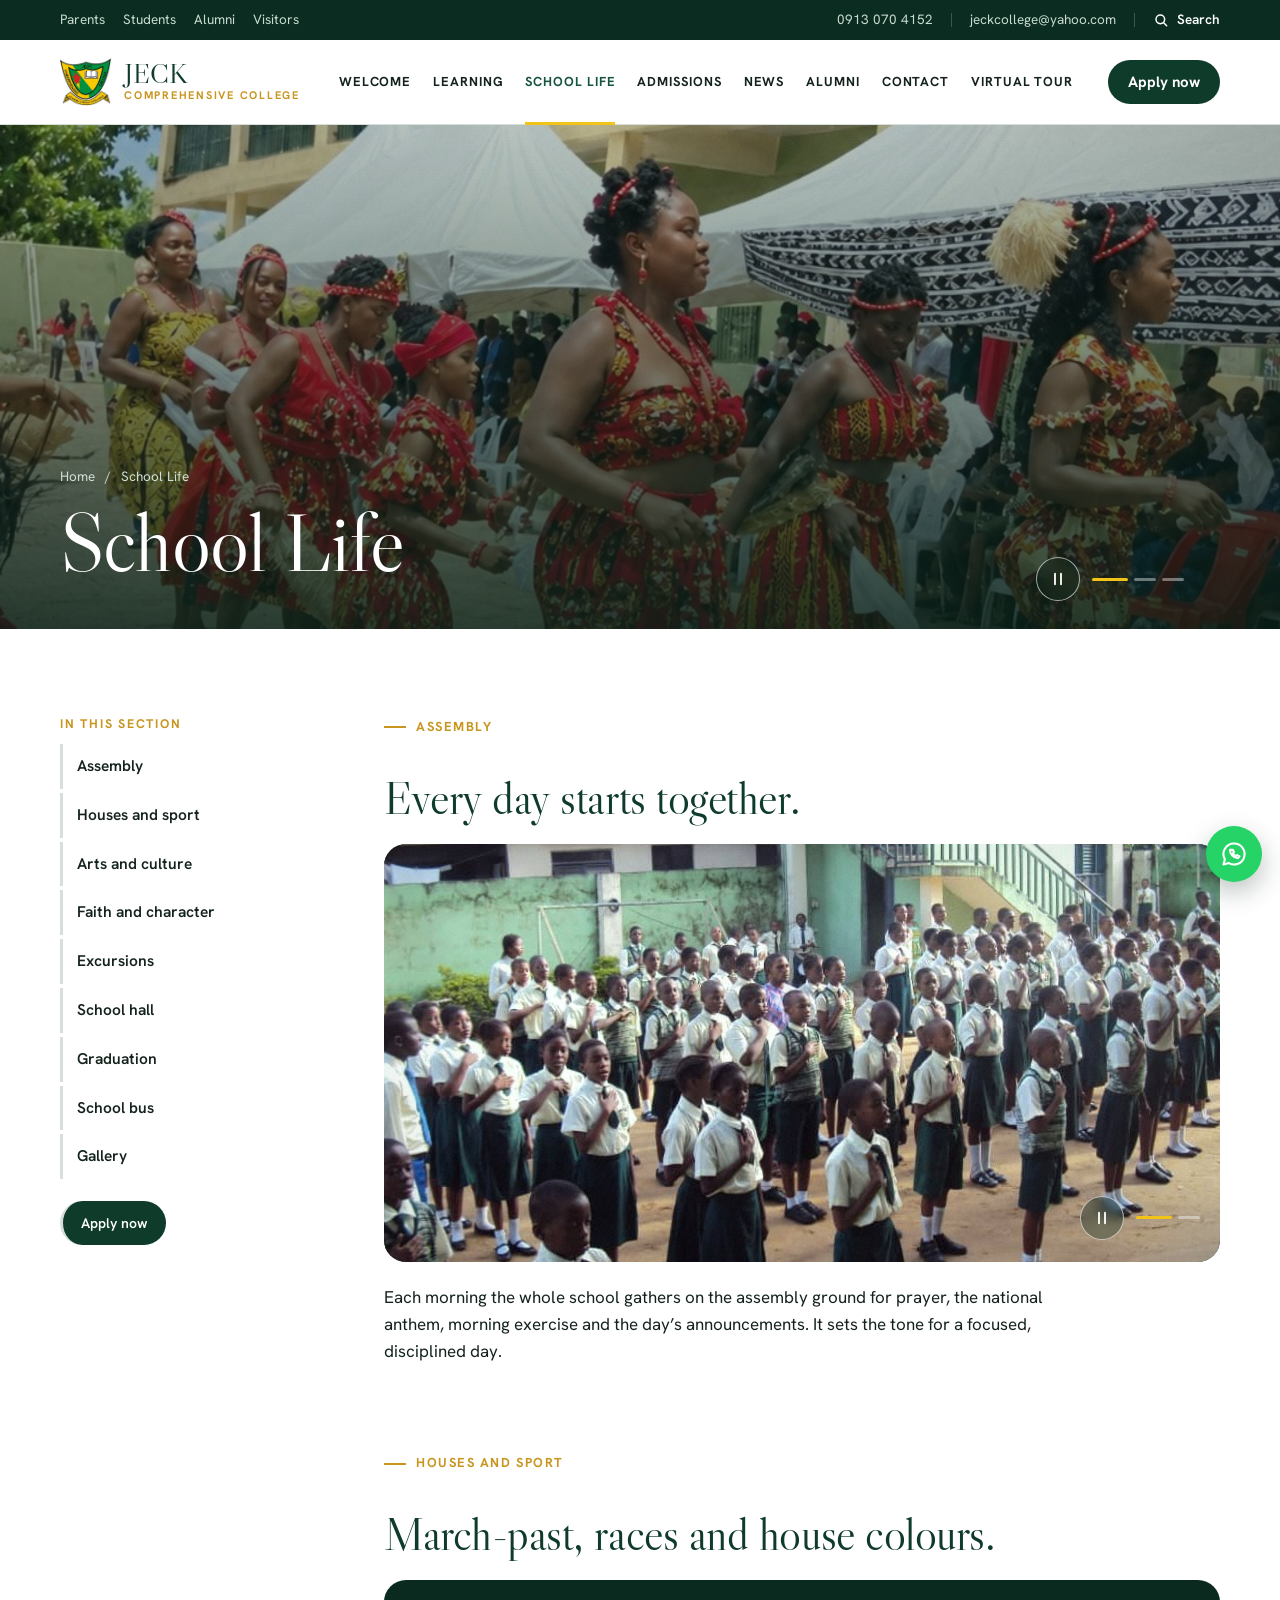
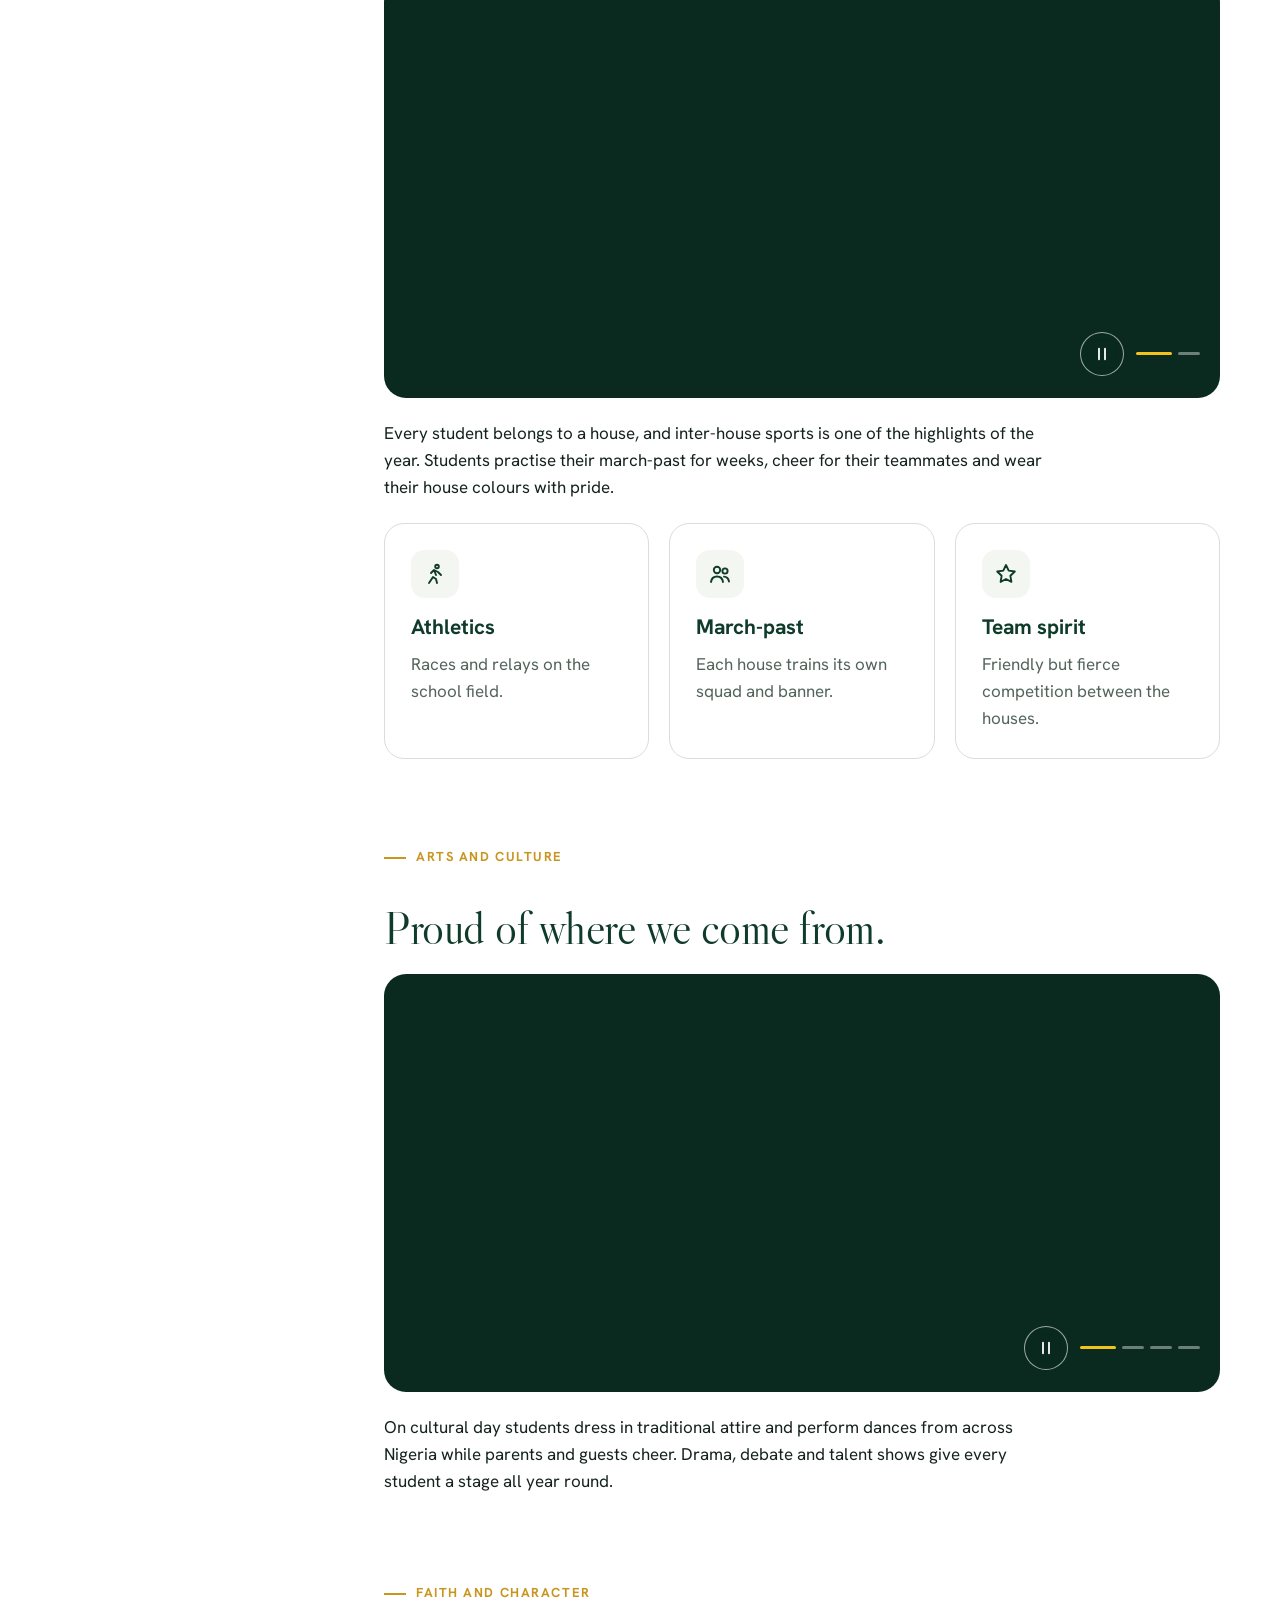
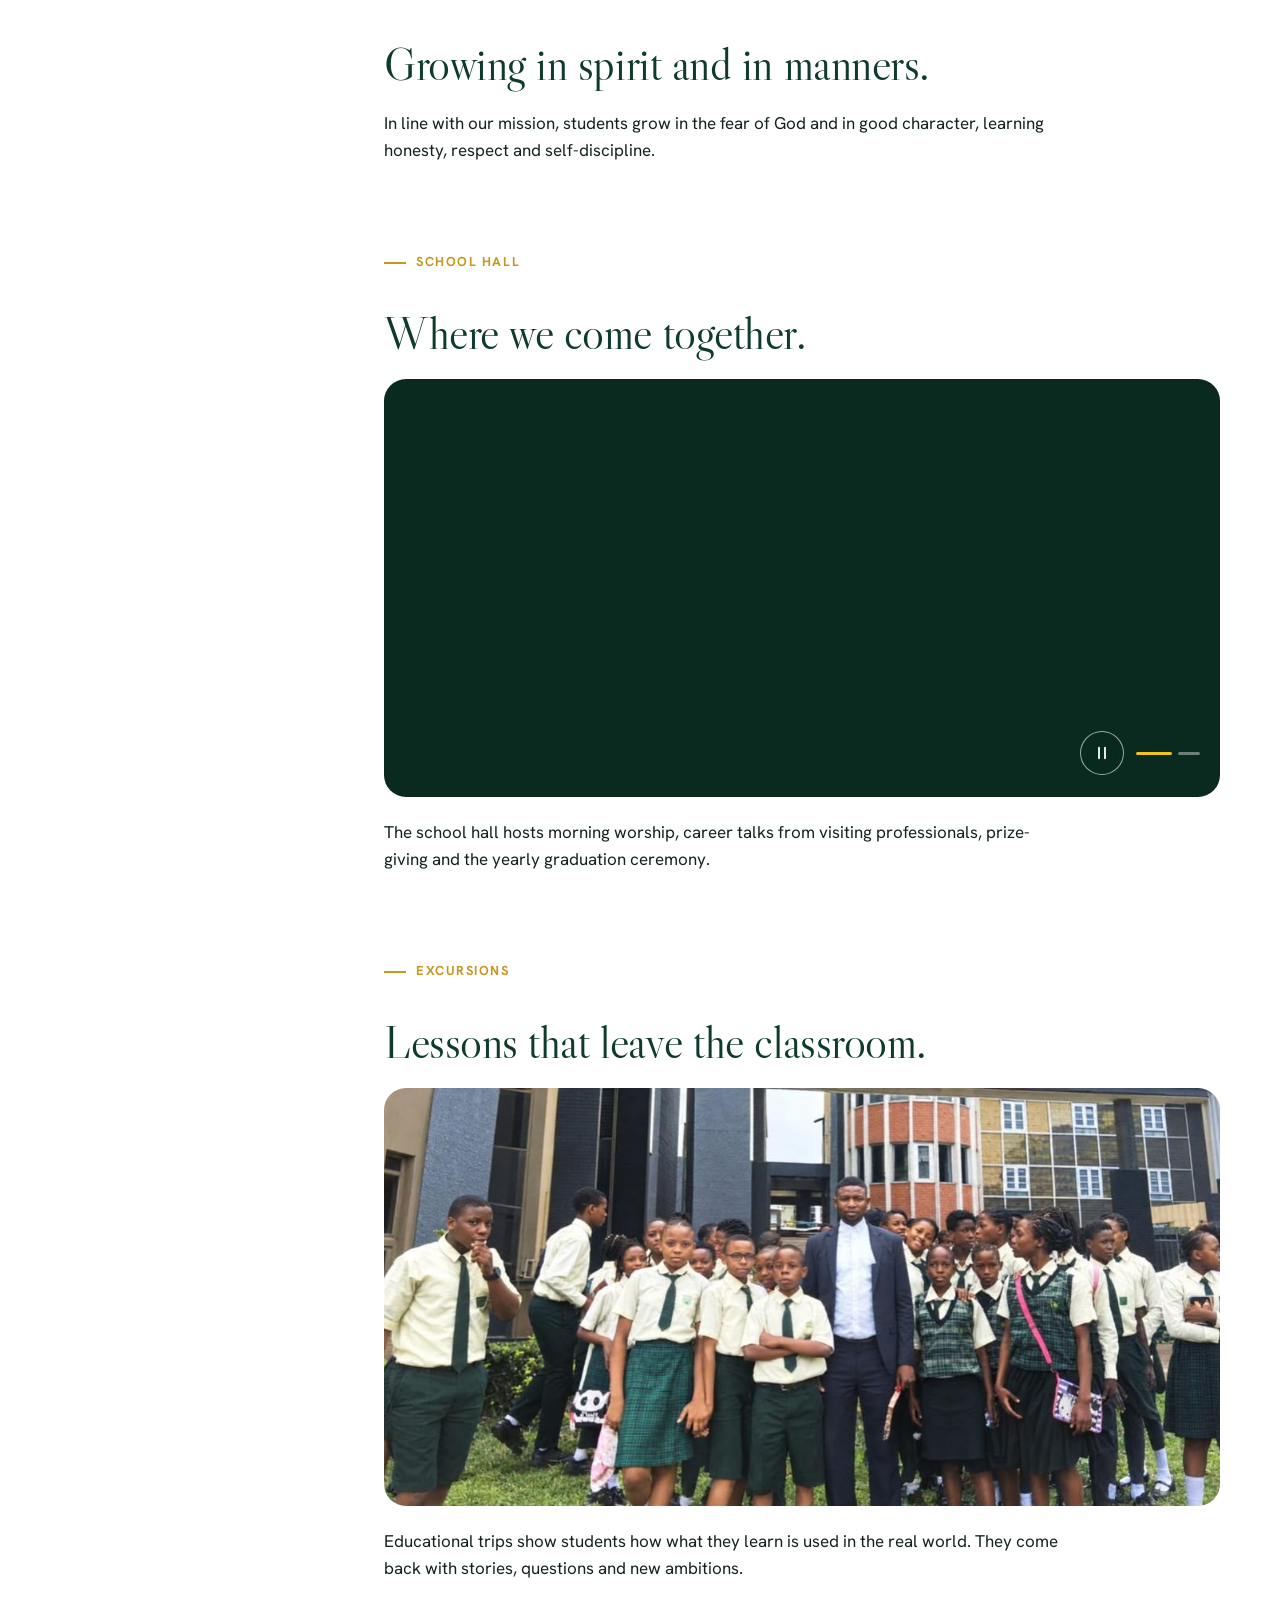
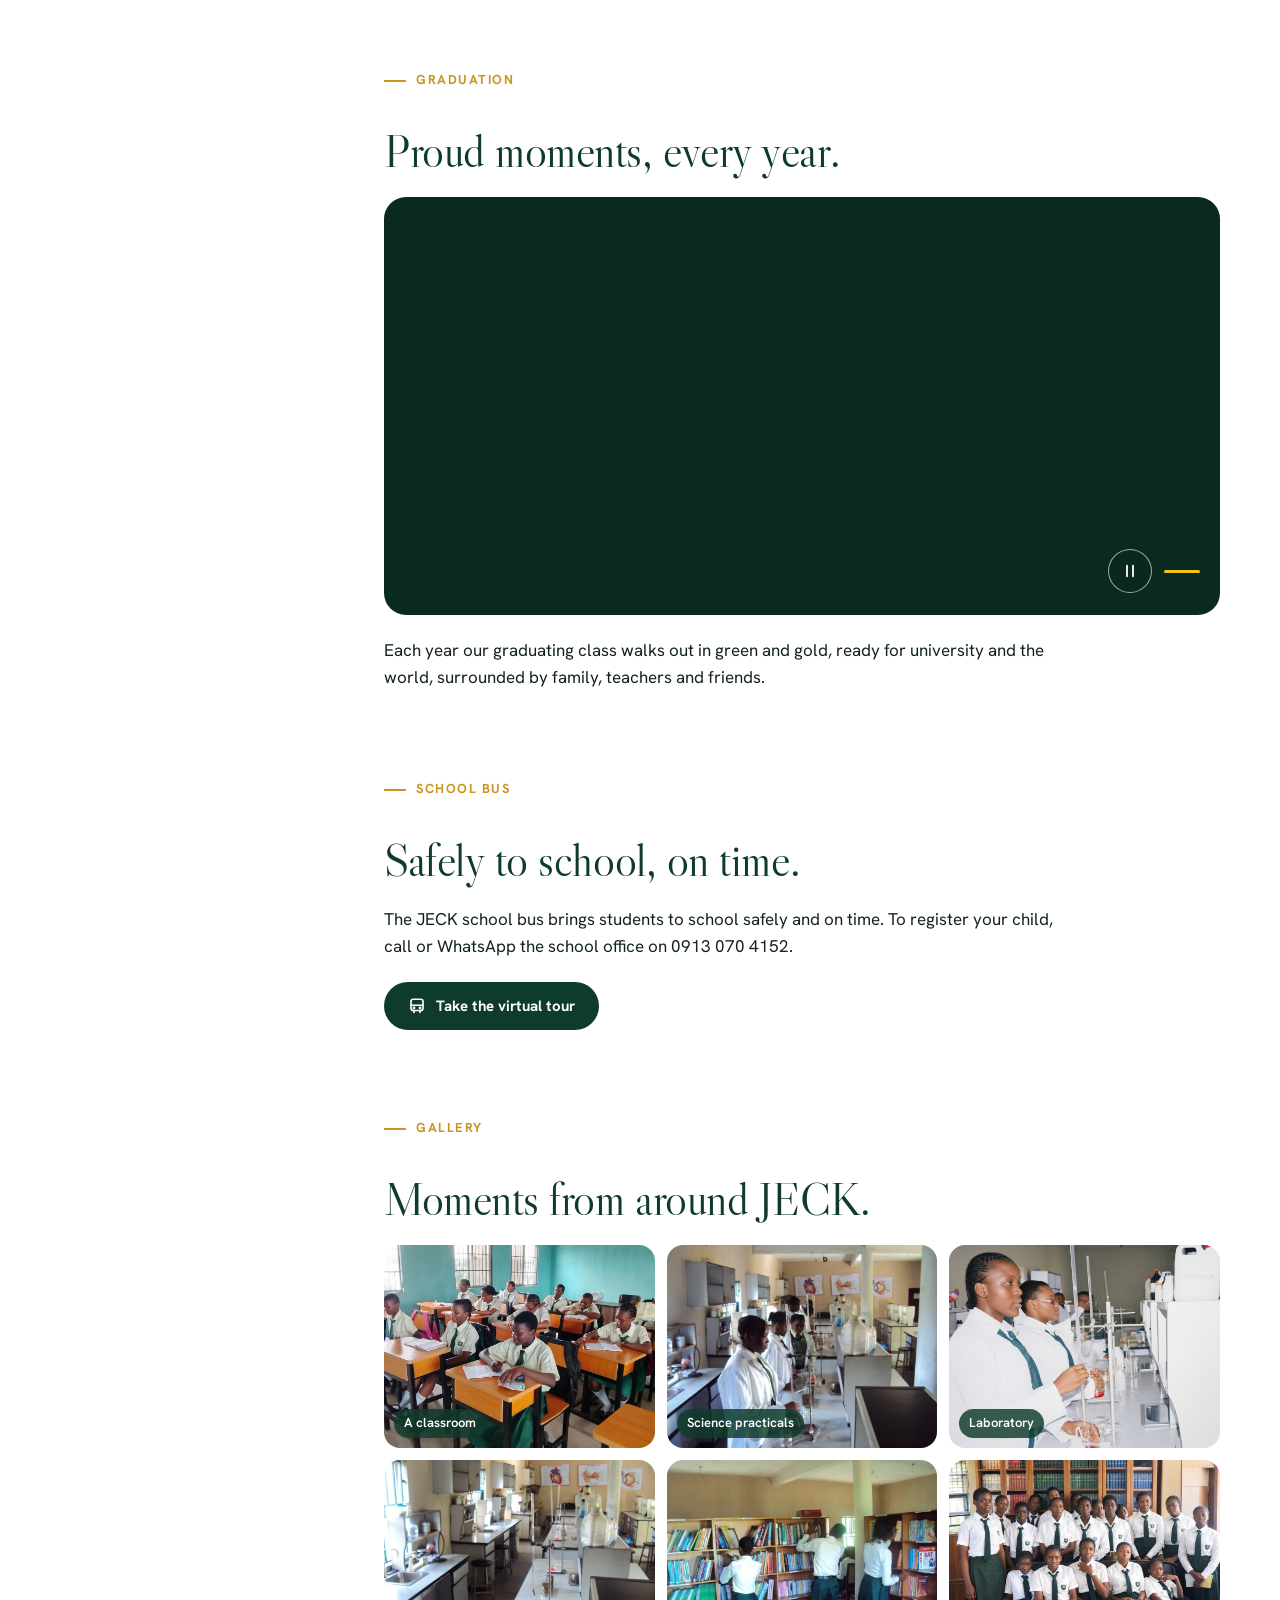
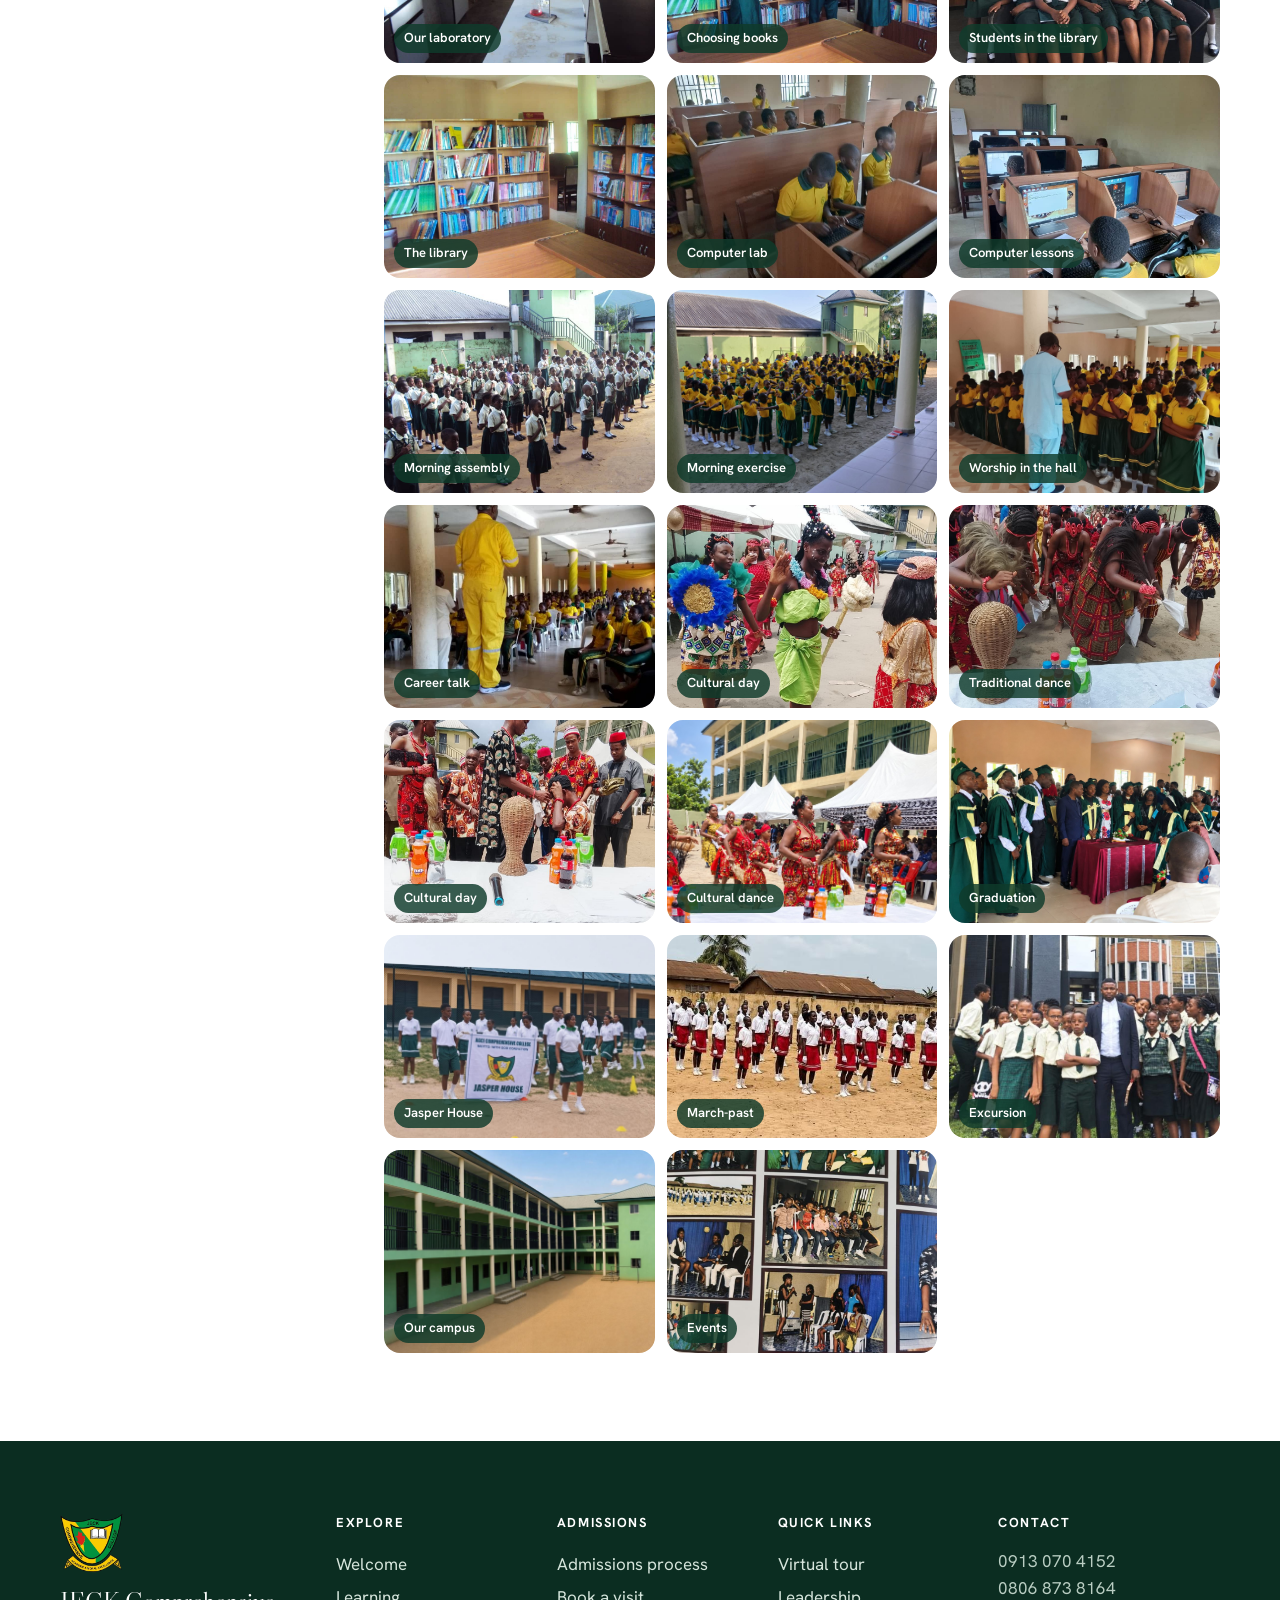
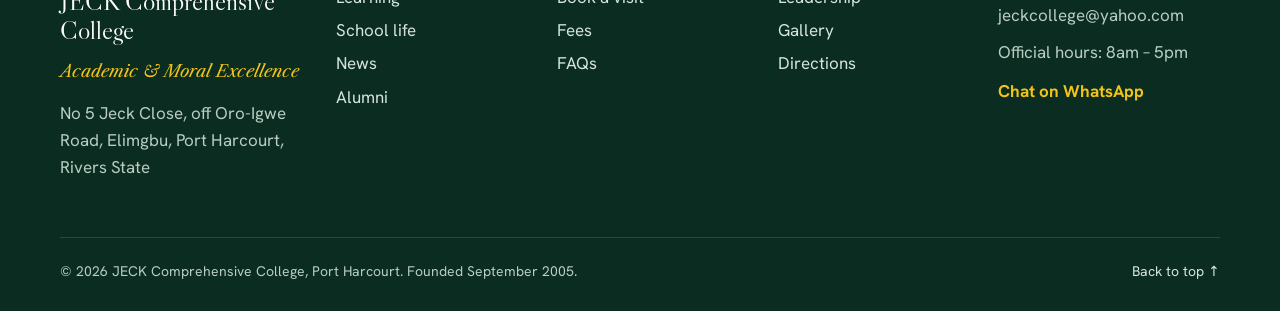
<file: school-life.html>
<!DOCTYPE html>

<html lang="en"><head><meta charset="utf-8"/><meta content="width=device-width,initial-scale=1,viewport-fit=cover" name="viewport"/>
<style>:root{padding-top:env(safe-area-inset-top,0px);padding-bottom:env(safe-area-inset-bottom,0px)}body{margin:0}[hidden]{display:none!important}</style>
</head><body>
<title>JECK School Life</title>
<meta content="cover" name="claude:viewport-fit-sides"/>
<link href="https://fonts.googleapis.com" rel="preconnect"/><link crossorigin="" href="https://fonts.gstatic.com" rel="preconnect"/><link href="https://fonts.googleapis.com/css2?family=Libre+Caslon+Display&amp;family=Libre+Caslon+Text:ital@0;1&amp;family=Hanken+Grotesk:wght@400;500;600;700;800&amp;display=swap" rel="stylesheet"/>
<link href="site.css" rel="stylesheet"/>
<a class="skip" href="#main">Skip to content</a>
<div class="util"><div class="wrap">
<nav aria-label="Audiences"><a href="admissions.html">Parents</a><a href="school-life.html">Students</a><a href="alumni.html">Alumni</a><a href="contact.html#visitors">Visitors</a></nav>
<div class="ut-r"><a class="hide-m" href="https://wa.me/2349130704152" rel="noopener" target="_blank"><span data-set="phone1">0913 070 4152</span></a><span class="sep hide-m"></span><span class="hide-m"><span data-set="email">jeckcollege@yahoo.com</span></span><span class="sep"></span><button data-search="" type="button"><svg viewbox="0 0 24 24"><circle cx="11" cy="11" r="6.5"></circle><path d="m16 16 4.5 4.5"></path></svg>Search</button></div>
</div></div>
<header class="mast"><div class="wrap">
<a class="brand" href="home.html"><img alt="JECK crest" height="49" src="assets/crest.png" width="52"/><span><b>JECK</b><small>Comprehensive College</small></span></a>
<nav aria-label="Main" class="mnav"><div><a href="welcome.html">Welcome</a>
<div class="mega"><div class="wrap"><div><h3>Welcome to JECK</h3><p>A co-educational secondary school in Port Harcourt, committed to academic and moral excellence since 2005.</p><a class="more" href="welcome.html" style="margin-top:14px">Explore welcome</a></div><ul><li><a href="welcome.html#message">Welcome from the Proprietress</a></li><li><a href="welcome.html#leadership">Our leadership</a></li><li><a href="welcome.html#mission">Mission and vision</a></li><li><a href="welcome.html#values">Our values</a></li><li><a href="welcome.html#history">Our history</a></li><li><a href="welcome.html#crest">Our crest</a></li></ul><figure><img alt="" loading="lazy" src="assets/campus.jpg"/></figure></div></div></div><div><a href="learning.html">Learning</a>
<div class="mega"><div class="wrap"><div><h3>Learning</h3><p>Strong foundations from JSS1 and focused preparation for WAEC and NECO in SSS3.</p><a class="more" href="learning.html" style="margin-top:14px">Explore learning</a></div><ul><li><a href="learning.html#academic">Academic life</a></li><li><a href="learning.html#junior">Junior Secondary</a></li><li><a href="learning.html#senior">Senior Secondary</a></li><li><a href="learning.html#laboratory">Science laboratory</a></li><li><a href="learning.html#library">Library and reading</a></li><li><a href="learning.html#computer-lab">Computer lab</a></li><li><a href="learning.html#exams">Examinations</a></li></ul><figure><img alt="" loading="lazy" src="assets/lab.jpg"/></figure></div></div></div><div><a aria-current="page" href="school-life.html">School Life</a>
<div class="mega"><div class="wrap"><div><h3>School life</h3><p>Houses, sport, culture, faith and friendship, all through the school year.</p><a class="more" href="school-life.html" style="margin-top:14px">Explore school life</a></div><ul><li><a href="school-life.html#assembly">Assembly</a></li><li><a href="school-life.html#houses">Houses and sport</a></li><li><a href="school-life.html#culture">Arts and culture</a></li><li><a href="school-life.html#character">Faith and character</a></li><li><a href="school-life.html#excursions">Excursions</a></li><li><a href="school-life.html#hall">School hall</a></li><li><a href="school-life.html#graduation">Graduation</a></li><li><a href="school-life.html#bus">School bus</a></li><li><a href="school-life.html#gallery">Gallery</a></li></ul><figure><img alt="" loading="lazy" src="assets/cultural.jpg"/></figure></div></div></div><div><a href="admissions.html">Admissions</a>
<div class="mega"><div class="wrap"><div><h3>Admissions</h3><p>Admissions are open. Find out how your child can join the JECK family.</p><a class="more" href="admissions.html" style="margin-top:14px">Explore admissions</a></div><ul><li><a href="admissions.html#process">Admissions process</a></li><li><a href="admissions.html#visit">Book a school visit</a></li><li><a href="admissions.html#jss1">JSS1 entry</a></li><li><a href="admissions.html#sss1">SSS1 entry</a></li><li><a href="admissions.html#fees">Fees</a></li><li><a href="admissions.html#documents">What to bring</a></li><li><a href="admissions.html#faq">Admissions FAQs</a></li></ul><figure><img alt="" loading="lazy" src="assets/excursion.jpg"/></figure></div></div></div><div><a href="news.html">News</a>
<div class="mega"><div class="wrap"><div><h3>News and stories</h3><p>Moments, achievements and stories from around the school.</p><a class="more" href="news.html" style="margin-top:14px">Explore news</a></div><ul><li><a href="news.html#latest">Latest news</a></li><li><a href="news.html#stories">Stories</a></li><li><a href="news.html#yearbook">Ascenders’ 2026 yearbook</a></li></ul><figure><img alt="" loading="lazy" src="assets/graduation.jpg"/></figure></div></div></div><div><a href="alumni.html">Alumni</a>
<div class="mega"><div class="wrap"><div><h3>Alumni</h3><p>Made in JCC: graduates doing well across Nigeria and around the world.</p><a class="more" href="alumni.html" style="margin-top:14px">Explore alumni</a></div><ul><li><a href="alumni.html#made-in-jcc">Made in JCC</a></li><li><a href="alumni.html#stephanie">Stephanie’s story</a></li><li><a href="alumni.html#share">Share your story</a></li></ul><figure><img alt="" loading="lazy" src="assets/stephanie.jpg"/></figure></div></div></div><div><a href="contact.html">Contact</a>
<div class="mega"><div class="wrap"><div><h3>Contact us</h3><p>Open <span data-set="hours">8am to 5pm</span>. Call, WhatsApp or visit us in Elimgbu.</p><a class="more" href="contact.html" style="margin-top:14px">Explore contact</a></div><ul><li><a href="contact.html#details">Contact details</a></li><li><a href="contact.html#enquiry">Send an enquiry</a></li><li><a href="contact.html#visitors">Visitor information</a></li><li><a href="contact.html#directions">Directions</a></li></ul><figure><img alt="" loading="lazy" src="assets/campus.jpg"/></figure></div></div></div><div><a href="index.html">Virtual tour</a></div></nav>
<a class="btn green apply" href="admissions.html">Apply now</a>
<button aria-label="Open menu" class="menu-btn" id="menuOpen"><svg viewbox="0 0 24 24"><path d="M4 7h16M4 12h16M4 17h16"></path></svg></button>
</div></header>
<div aria-label="Menu" class="mdrawer" hidden="" id="drawer" role="dialog">
<div class="dhead"><img alt="" src="assets/crest.png"/><button aria-label="Close menu" class="x" id="menuClose"><svg viewbox="0 0 24 24"><path d="M6 6l12 12M18 6 6 18"></path></svg></button></div>
<a class="solo" href="home.html">Home</a><details><summary>Welcome</summary><div><a href="welcome.html">Welcome to JECK</a><a href="welcome.html#message">Welcome from the Proprietress</a><a href="welcome.html#leadership">Our leadership</a><a href="welcome.html#mission">Mission and vision</a><a href="welcome.html#values">Our values</a><a href="welcome.html#history">Our history</a><a href="welcome.html#crest">Our crest</a></div></details><details><summary>Learning</summary><div><a href="learning.html">Learning</a><a href="learning.html#academic">Academic life</a><a href="learning.html#junior">Junior Secondary</a><a href="learning.html#senior">Senior Secondary</a><a href="learning.html#laboratory">Science laboratory</a><a href="learning.html#library">Library and reading</a><a href="learning.html#computer-lab">Computer lab</a><a href="learning.html#exams">Examinations</a></div></details><details><summary>School Life</summary><div><a href="school-life.html">School life</a><a href="school-life.html#assembly">Assembly</a><a href="school-life.html#houses">Houses and sport</a><a href="school-life.html#culture">Arts and culture</a><a href="school-life.html#character">Faith and character</a><a href="school-life.html#excursions">Excursions</a><a href="school-life.html#hall">School hall</a><a href="school-life.html#graduation">Graduation</a><a href="school-life.html#bus">School bus</a><a href="school-life.html#gallery">Gallery</a></div></details><details><summary>Admissions</summary><div><a href="admissions.html">Admissions</a><a href="admissions.html#process">Admissions process</a><a href="admissions.html#visit">Book a school visit</a><a href="admissions.html#jss1">JSS1 entry</a><a href="admissions.html#sss1">SSS1 entry</a><a href="admissions.html#fees">Fees</a><a href="admissions.html#documents">What to bring</a><a href="admissions.html#faq">Admissions FAQs</a></div></details><details><summary>News</summary><div><a href="news.html">News and stories</a><a href="news.html#latest">Latest news</a><a href="news.html#stories">Stories</a><a href="news.html#yearbook">Ascenders’ 2026 yearbook</a></div></details><details><summary>Alumni</summary><div><a href="alumni.html">Alumni</a><a href="alumni.html#made-in-jcc">Made in JCC</a><a href="alumni.html#stephanie">Stephanie’s story</a><a href="alumni.html#share">Share your story</a></div></details><details><summary>Contact</summary><div><a href="contact.html">Contact us</a><a href="contact.html#details">Contact details</a><a href="contact.html#enquiry">Send an enquiry</a><a href="contact.html#visitors">Visitor information</a><a href="contact.html#directions">Directions</a></div></details><a class="solo" href="index.html">Virtual tour</a>
<div class="row"><a class="btn gold" href="admissions.html">Apply now</a><a class="btn line-w" href="https://wa.me/2349130704152" rel="noopener" target="_blank">WhatsApp us</a></div>
</div>
<div aria-label="Search the website" class="search" hidden="" id="search" role="dialog">
<div class="box"><div class="bar"><input aria-label="Search JECK" id="searchInput" placeholder="Search JECK" type="search"/><button aria-label="Close search" class="x" id="searchClose"><svg viewbox="0 0 24 24"><path d="M6 6l12 12M18 6 6 18"></path></svg></button></div><ul id="searchResults"></ul></div>
</div>
<main id="main"><section class="pbanner"><div aria-label="Film of JECK school life" class="film" data-depth="0.024" data-dur="8" data-scenes='[{"img": "assets/cultural.jpg", "depth": "assets/depth/cultural.png", "fx": 0.5, "fy": 0.62}, {"img": "assets/jasper.jpg", "depth": "assets/depth/jasper.png", "fx": 0.5, "fy": 0.6}, {"img": "assets/gamma.jpg", "depth": "assets/depth/gamma.png", "fx": 0.5, "fy": 0.6}]' role="img"></div><div class="wrap"><div class="crumbs"><a href="home.html">Home</a><span>/</span><span>School Life</span></div><h1 class="rise" data-c="s1.f1">School Life</h1></div></section>
<div class="wrap layout">
<aside aria-label="In this section" class="side"><h2>In this section</h2><a href="#assembly">Assembly</a><a href="#houses">Houses and sport</a><a href="#culture">Arts and culture</a><a href="#character">Faith and character</a><a href="#excursions">Excursions</a><a href="#hall">School hall</a><a href="#graduation">Graduation</a><a href="#bus">School bus</a><a href="#gallery">Gallery</a><a class="btn green" href="admissions.html">Apply now</a></aside>
<div class="content">
<section id="assembly">
<span class="eyebrow" data-c="assembly.f1">Assembly</span><h2 data-c="assembly.f2">Every day starts together.</h2>
<div class="ph wide"><div aria-label="JECK students at morning assembly" class="film" data-depth="0.03" data-dur="7" data-scenes='[{"img": "assets/assembly1.jpg", "depth": "assets/depth/assembly1.png", "fx": 0.5, "fy": 0.5}, {"img": "assets/assembly2.jpg", "depth": "assets/depth/assembly2.png", "fx": 0.5, "fy": 0.5}]' role="img"></div></div>
<p data-c="assembly.f3">Each morning the whole school gathers on the assembly ground for prayer, the national anthem, morning exercise and the day’s announcements. It sets the tone for a focused, disciplined day.</p>
</section>
<section id="houses">
<span class="eyebrow" data-c="houses.f1">Houses and sport</span><h2 data-c="houses.f2">March-past, races and house colours.</h2>
<div class="ph wide"><div aria-label="Inter-house sports and march-past at JECK" class="film" data-depth="0.03" data-dur="7" data-scenes='[{"img": "assets/jasper.jpg", "depth": "assets/depth/jasper.png", "fx": 0.5, "fy": 0.6}, {"img": "assets/gamma.jpg", "depth": "assets/depth/gamma.png", "fx": 0.5, "fy": 0.6}]' role="img"></div></div>
<p data-c="houses.f3">Every student belongs to a house, and inter-house sports is one of the highlights of the year. Students practise their march-past for weeks, cheer for their teammates and wear their house colours with pride.</p>
<div class="cards three" data-cl="houses.l1">
<div class="card"><span class="ic"><svg viewbox="0 0 24 24"><circle cx="14" cy="4.5" r="1.8"></circle><path d="m6 21 4-6 3 2 1 4M8 11l3-3 4 2 3 3M11 8l2 5"></path></svg></span><h3 data-ci="f1">Athletics</h3><p data-ci="f2">Races and relays on the school field.</p></div>
<div class="card"><span class="ic"><svg viewbox="0 0 24 24"><circle cx="9" cy="8" r="3.2"></circle><path d="M3 20c.5-3.5 3-5.5 6-5.5s5.5 2 6 5.5"></path><circle cx="17" cy="9" r="2.6"></circle><path d="M16 14.6c2.6.2 4.5 2 5 4.9"></path></svg></span><h3 data-ci="f1">March-past</h3><p data-ci="f2">Each house trains its own squad and banner.</p></div>
<div class="card"><span class="ic"><svg viewbox="0 0 24 24"><path d="m12 3 2.7 5.6 6.1.9-4.4 4.3 1 6.1L12 17l-5.4 2.9 1-6.1-4.4-4.3 6.1-.9Z"></path></svg></span><h3 data-ci="f1">Team spirit</h3><p data-ci="f2">Friendly but fierce competition between the houses.</p></div>
</div>
</section>
<section id="culture">
<span class="eyebrow" data-c="culture.f1">Arts and culture</span><h2 data-c="culture.f2">Proud of where we come from.</h2>
<div class="ph wide"><div aria-label="Students performing cultural dances at JECK" class="film" data-depth="0.035" data-dur="6.5" data-scenes='[{"img": "assets/cultural2.jpg", "depth": "assets/depth/cultural2.png", "fx": 0.5, "fy": 0.4}, {"img": "assets/cultural3.jpg", "depth": "assets/depth/cultural3.png", "fx": 0.5, "fy": 0.5}, {"img": "assets/cultural4.jpg", "depth": "assets/depth/cultural4.png", "fx": 0.5, "fy": 0.4}, {"img": "assets/cultural.jpg", "depth": "assets/depth/cultural.png", "fx": 0.5, "fy": 0.62}]' role="img"></div></div>
<p data-c="culture.f3">On cultural day students dress in traditional attire and perform dances from across Nigeria while parents and guests cheer. Drama, debate and talent shows give every student a stage all year round.</p>
</section>
<section id="character">
<span class="eyebrow" data-c="character.f1">Faith and character</span><h2 data-c="character.f2">Growing in spirit and in manners.</h2>
<p data-c="character.f3">In line with our mission, students grow in the fear of God and in good character, learning honesty, respect and self-discipline.</p>
</section>
<section id="hall">
<span class="eyebrow" data-c="hall.f1">School hall</span><h2 data-c="hall.f2">Where we come together.</h2>
<div class="ph wide"><div aria-label="Students gathered in the JECK school hall" class="film" data-depth="0.03" data-dur="7" data-scenes='[{"img": "assets/hall1.jpg", "depth": "assets/depth/hall1.png", "fx": 0.5, "fy": 0.45}, {"img": "assets/hall2.jpg", "depth": "assets/depth/hall2.png", "fx": 0.5, "fy": 0.4}]' role="img"></div></div>
<p data-c="hall.f3">The school hall hosts morning worship, career talks from visiting professionals, prize-giving and the yearly graduation ceremony.</p>
</section>
<section id="excursions">
<span class="eyebrow" data-c="excursions.f1">Excursions</span><h2 data-c="excursions.f2">Lessons that leave the classroom.</h2>
<div class="ph wide"><img alt="JECK students and a teacher on an educational trip" data-c="excursions.f3" src="assets/excursion.jpg"/></div>
<p data-c="excursions.f4">Educational trips show students how what they learn is used in the real world. They come back with stories, questions and new ambitions.</p>
</section>
<section id="graduation">
<span class="eyebrow" data-c="graduation.f1">Graduation</span><h2 data-c="graduation.f2">Proud moments, every year.</h2>
<div class="ph wide"><div aria-label="JECK graduation ceremony" class="film" data-depth="0.03" data-dur="10" data-scenes='[{"img": "assets/graduation.jpg", "depth": "assets/depth/graduation.png", "fx": 0.5, "fy": 0.45}]' role="img"></div></div>
<p data-c="graduation.f3">Each year our graduating class walks out in green and gold, ready for university and the world, surrounded by family, teachers and friends.</p>
</section>
<section id="bus">
<span class="eyebrow" data-c="bus.f1">School bus</span><h2 data-c="bus.f2">Safely to school, on time.</h2>
<p data-c="bus.f3">The JECK school bus brings students to school safely and on time. To register your child, call or WhatsApp the school office on 0913 070 4152.</p>
<a class="btn green" href="index.html" style="justify-self:start"><svg viewbox="0 0 24 24"><rect height="15" rx="3" width="16" x="4" y="3"></rect><path d="M4 11h16M8 18v2.5M16 18v2.5"></path><circle cx="8" cy="14.5" r=".8"></circle><circle cx="16" cy="14.5" r=".8"></circle></svg>Take the virtual tour</a>
</section>
<section id="gallery">
<span class="eyebrow" data-c="gallery.f1">Gallery</span><h2 data-c="gallery.f2">Moments from around JECK.</h2>
<div class="gallery2" data-cl="gallery.l1">
<figure><img alt="A classroom" data-ci="f1" loading="lazy" src="assets/classroom.jpg" style="object-position:center 55%"/><figcaption data-ci="f2">A classroom</figcaption></figure>
<figure><img alt="Science practicals" data-ci="f1" loading="lazy" src="assets/lab2.jpg" style="object-position:center"/><figcaption data-ci="f2">Science practicals</figcaption></figure>
<figure><img alt="Laboratory" data-ci="f1" loading="lazy" src="assets/lab.jpg" style="object-position:center"/><figcaption data-ci="f2">Laboratory</figcaption></figure>
<figure><img alt="Our laboratory" data-ci="f1" loading="lazy" src="assets/lab3.jpg" style="object-position:center"/><figcaption data-ci="f2">Our laboratory</figcaption></figure>
<figure><img alt="Choosing books" data-ci="f1" loading="lazy" src="assets/library2.jpg" style="object-position:center"/><figcaption data-ci="f2">Choosing books</figcaption></figure>
<figure><img alt="Students in the library" data-ci="f1" loading="lazy" src="assets/library.jpg" style="object-position:center"/><figcaption data-ci="f2">Students in the library</figcaption></figure>
<figure><img alt="The library" data-ci="f1" loading="lazy" src="assets/library3.jpg" style="object-position:center"/><figcaption data-ci="f2">The library</figcaption></figure>
<figure><img alt="Computer lab" data-ci="f1" loading="lazy" src="assets/complab1.jpg" style="object-position:center"/><figcaption data-ci="f2">Computer lab</figcaption></figure>
<figure><img alt="Computer lessons" data-ci="f1" loading="lazy" src="assets/complab2.jpg" style="object-position:center"/><figcaption data-ci="f2">Computer lessons</figcaption></figure>
<figure><img alt="Morning assembly" data-ci="f1" loading="lazy" src="assets/assembly1.jpg" style="object-position:center"/><figcaption data-ci="f2">Morning assembly</figcaption></figure>
<figure><img alt="Morning exercise" data-ci="f1" loading="lazy" src="assets/assembly2.jpg" style="object-position:center"/><figcaption data-ci="f2">Morning exercise</figcaption></figure>
<figure><img alt="Worship in the hall" data-ci="f1" loading="lazy" src="assets/hall1.jpg" style="object-position:center"/><figcaption data-ci="f2">Worship in the hall</figcaption></figure>
<figure><img alt="Career talk" data-ci="f1" loading="lazy" src="assets/hall2.jpg" style="object-position:center"/><figcaption data-ci="f2">Career talk</figcaption></figure>
<figure><img alt="Cultural day" data-ci="f1" loading="lazy" src="assets/cultural2.jpg" style="object-position:center 35%"/><figcaption data-ci="f2">Cultural day</figcaption></figure>
<figure><img alt="Traditional dance" data-ci="f1" loading="lazy" src="assets/cultural3.jpg" style="object-position:center 45%"/><figcaption data-ci="f2">Traditional dance</figcaption></figure>
<figure><img alt="Cultural day" data-ci="f1" loading="lazy" src="assets/cultural4.jpg" style="object-position:center 35%"/><figcaption data-ci="f2">Cultural day</figcaption></figure>
<figure><img alt="Cultural dance" data-ci="f1" loading="lazy" src="assets/cultural.jpg" style="object-position:center 60%"/><figcaption data-ci="f2">Cultural dance</figcaption></figure>
<figure><img alt="Graduation" data-ci="f1" loading="lazy" src="assets/graduation.jpg" style="object-position:center"/><figcaption data-ci="f2">Graduation</figcaption></figure>
<figure><img alt="Jasper House" data-ci="f1" loading="lazy" src="assets/jasper.jpg" style="object-position:center"/><figcaption data-ci="f2">Jasper House</figcaption></figure>
<figure><img alt="March-past" data-ci="f1" loading="lazy" src="assets/gamma.jpg" style="object-position:center"/><figcaption data-ci="f2">March-past</figcaption></figure>
<figure><img alt="Excursion" data-ci="f1" loading="lazy" src="assets/excursion.jpg" style="object-position:center"/><figcaption data-ci="f2">Excursion</figcaption></figure>
<figure><img alt="Our campus" data-ci="f1" loading="lazy" src="assets/campus.jpg" style="object-position:center"/><figcaption data-ci="f2">Our campus</figcaption></figure>
<figure><img alt="Events" data-ci="f1" loading="lazy" src="assets/events.jpg" style="object-position:center 30%"/><figcaption data-ci="f2">Events</figcaption></figure>
</div>
</section>
</div>
</div></main>
<footer class="foot"><div class="wrap">
<div class="grid">
<div class="fb"><img alt="" src="assets/crest.png"/><b>JECK Comprehensive College</b><p class="motto">Academic &amp; Moral Excellence</p><p><span data-set="address">No 5 Jeck Close, off Oro-Igwe Road, Elimgbu, Port Harcourt, Rivers State</span></p></div>
<div><h4>Explore</h4><a href="welcome.html">Welcome</a><a href="learning.html">Learning</a><a href="school-life.html">School life</a><a href="news.html">News</a><a href="alumni.html">Alumni</a></div>
<div><h4>Admissions</h4><a href="admissions.html#process">Admissions process</a><a href="admissions.html#visit">Book a visit</a><a href="admissions.html#fees">Fees</a><a href="admissions.html#faq">FAQs</a></div>
<div><h4>Quick links</h4><a href="index.html">Virtual tour</a><a href="welcome.html#leadership">Leadership</a><a href="school-life.html#gallery">Gallery</a><a href="contact.html#directions">Directions</a></div>
<div><h4>Contact</h4><p><span data-set="phone1">0913 070 4152</span><br/><span data-set="phone2">0806 873 8164</span><br/><span data-set="email">jeckcollege@yahoo.com</span></p><p style="margin-top:10px">Official hours: <span data-set="hours">8am – 5pm</span></p><a href="https://wa.me/2349130704152" rel="noopener" style="color:var(--sun);font-weight:700;margin-top:8px" target="_blank">Chat on WhatsApp</a></div>
</div>
<div class="legal"><span>© 2026 JECK Comprehensive College, Port Harcourt. Founded September 2005.</span><button class="totop" id="toTop" type="button">Back to top ↑</button></div>
</div></footer>
<button aria-controls="waPop" aria-expanded="false" aria-label="Chat with JECK on WhatsApp" class="wa-fab" id="waFab" type="button"><svg viewbox="0 0 24 24"><path d="M12 3a9 9 0 0 0-7.8 13.5L3 21l4.6-1.2A9 9 0 1 0 12 3Z"></path><path d="M8.5 8.5c0 3.5 3 7 7 7l1.2-1.5-2-1-1 .8c-1-.4-2.1-1.5-2.5-2.5l.8-1-1-2Z"></path></svg></button>
<form class="wa-pop" hidden="" id="waPop">
<div class="wa-head"><img alt="" src="assets/crest.png"/><div><b>JECK Comprehensive College</b></div><button aria-label="Close" class="wa-x" id="waClose" type="button"><svg viewbox="0 0 24 24"><path d="M6 6l12 12M18 6 6 18"></path></svg></button></div>
<label for="wa-name">Your name<input autocomplete="name" id="wa-name" name="name" required=""/></label>
<label for="wa-topic">I’m interested in<select id="wa-topic" name="topic"><option>admission</option><option>a school visit</option><option>school fees</option><option>the school bus</option><option>something else</option></select></label>
<label for="wa-msg">Message (optional)<textarea id="wa-msg" name="message" rows="2"></textarea></label>
<button class="btn wa-send" type="submit">Continue to WhatsApp</button>
<a class="wa-alt" hidden="" href="https://wa.me/2349130704152" id="waAlt" rel="noopener" target="_blank">Open WhatsApp</a>
</form>
<script>window.JECK_INDEX=[{"t": "Welcome to JECK", "u": "welcome.html", "d": "A co-educational secondary school in Port Harcourt, committed to academic and moral excellence since 2005.", "k": "Welcome"}, {"t": "Welcome from the Proprietress", "u": "welcome.html#message", "d": "Welcome to JECK", "k": "Welcome Welcome from the Proprietress"}, {"t": "Our leadership", "u": "welcome.html#leadership", "d": "Welcome to JECK", "k": "Welcome Our leadership"}, {"t": "Mission and vision", "u": "welcome.html#mission", "d": "Welcome to JECK", "k": "Welcome Mission and vision"}, {"t": "Our values", "u": "welcome.html#values", "d": "Welcome to JECK", "k": "Welcome Our values"}, {"t": "Our history", "u": "welcome.html#history", "d": "Welcome to JECK", "k": "Welcome Our history"}, {"t": "Our crest", "u": "welcome.html#crest", "d": "Welcome to JECK", "k": "Welcome Our crest"}, {"t": "Learning", "u": "learning.html", "d": "Strong foundations from JSS1 and focused preparation for WAEC and NECO in SSS3.", "k": "Learning"}, {"t": "Academic life", "u": "learning.html#academic", "d": "Learning", "k": "Learning Academic life"}, {"t": "Junior Secondary", "u": "learning.html#junior", "d": "Learning", "k": "Learning Junior Secondary"}, {"t": "Senior Secondary", "u": "learning.html#senior", "d": "Learning", "k": "Learning Senior Secondary"}, {"t": "Science laboratory", "u": "learning.html#laboratory", "d": "Learning", "k": "Learning Science laboratory"}, {"t": "Library and reading", "u": "learning.html#library", "d": "Learning", "k": "Learning Library and reading"}, {"t": "Computer lab", "u": "learning.html#computer-lab", "d": "Learning", "k": "Learning Computer lab"}, {"t": "Examinations", "u": "learning.html#exams", "d": "Learning", "k": "Learning Examinations"}, {"t": "School life", "u": "school-life.html", "d": "Houses, sport, culture, faith and friendship, all through the school year.", "k": "School Life"}, {"t": "Assembly", "u": "school-life.html#assembly", "d": "School life", "k": "School Life Assembly"}, {"t": "Houses and sport", "u": "school-life.html#houses", "d": "School life", "k": "School Life Houses and sport"}, {"t": "Arts and culture", "u": "school-life.html#culture", "d": "School life", "k": "School Life Arts and culture"}, {"t": "Faith and character", "u": "school-life.html#character", "d": "School life", "k": "School Life Faith and character"}, {"t": "Excursions", "u": "school-life.html#excursions", "d": "School life", "k": "School Life Excursions"}, {"t": "School hall", "u": "school-life.html#hall", "d": "School life", "k": "School Life School hall"}, {"t": "Graduation", "u": "school-life.html#graduation", "d": "School life", "k": "School Life Graduation"}, {"t": "School bus", "u": "school-life.html#bus", "d": "School life", "k": "School Life School bus"}, {"t": "Gallery", "u": "school-life.html#gallery", "d": "School life", "k": "School Life Gallery"}, {"t": "Admissions", "u": "admissions.html", "d": "Admissions are open. Find out how your child can join the JECK family.", "k": "Admissions"}, {"t": "Admissions process", "u": "admissions.html#process", "d": "Admissions", "k": "Admissions Admissions process"}, {"t": "Book a school visit", "u": "admissions.html#visit", "d": "Admissions", "k": "Admissions Book a school visit"}, {"t": "JSS1 entry", "u": "admissions.html#jss1", "d": "Admissions", "k": "Admissions JSS1 entry"}, {"t": "SSS1 entry", "u": "admissions.html#sss1", "d": "Admissions", "k": "Admissions SSS1 entry"}, {"t": "Fees", "u": "admissions.html#fees", "d": "Admissions", "k": "Admissions Fees"}, {"t": "What to bring", "u": "admissions.html#documents", "d": "Admissions", "k": "Admissions What to bring"}, {"t": "Admissions FAQs", "u": "admissions.html#faq", "d": "Admissions", "k": "Admissions Admissions FAQs"}, {"t": "News and stories", "u": "news.html", "d": "Moments, achievements and stories from around the school.", "k": "News"}, {"t": "Latest news", "u": "news.html#latest", "d": "News and stories", "k": "News Latest news"}, {"t": "Stories", "u": "news.html#stories", "d": "News and stories", "k": "News Stories"}, {"t": "Ascenders\u2019 2026 yearbook", "u": "news.html#yearbook", "d": "News and stories", "k": "News Ascenders\u2019 2026 yearbook"}, {"t": "Alumni", "u": "alumni.html", "d": "Made in JCC: graduates doing well across Nigeria and around the world.", "k": "Alumni"}, {"t": "Made in JCC", "u": "alumni.html#made-in-jcc", "d": "Alumni", "k": "Alumni Made in JCC"}, {"t": "Stephanie\u2019s story", "u": "alumni.html#stephanie", "d": "Alumni", "k": "Alumni Stephanie\u2019s story"}, {"t": "Share your story", "u": "alumni.html#share", "d": "Alumni", "k": "Alumni Share your story"}, {"t": "Contact us", "u": "contact.html", "d": "Open 8am to 5pm. Call, WhatsApp or visit us in Elimgbu.", "k": "Contact"}, {"t": "Contact details", "u": "contact.html#details", "d": "Contact us", "k": "Contact Contact details"}, {"t": "Send an enquiry", "u": "contact.html#enquiry", "d": "Contact us", "k": "Contact Send an enquiry"}, {"t": "Visitor information", "u": "contact.html#visitors", "d": "Contact us", "k": "Contact Visitor information"}, {"t": "Directions", "u": "contact.html#directions", "d": "Contact us", "k": "Contact Directions"}, {"t": "Virtual tour", "u": "index.html", "d": "Drive the 3D campus tour", "k": "bus campus 3d tour"}, {"t": "Home", "u": "home.html", "d": "JECK Comprehensive College home page", "k": "home welcome"}];</script>
<script src="cms.js"></script>
<script src="assets-data.js"></script>
<script src="film.js"></script>
<script src="site.js"></script>
</body></html>
</file>
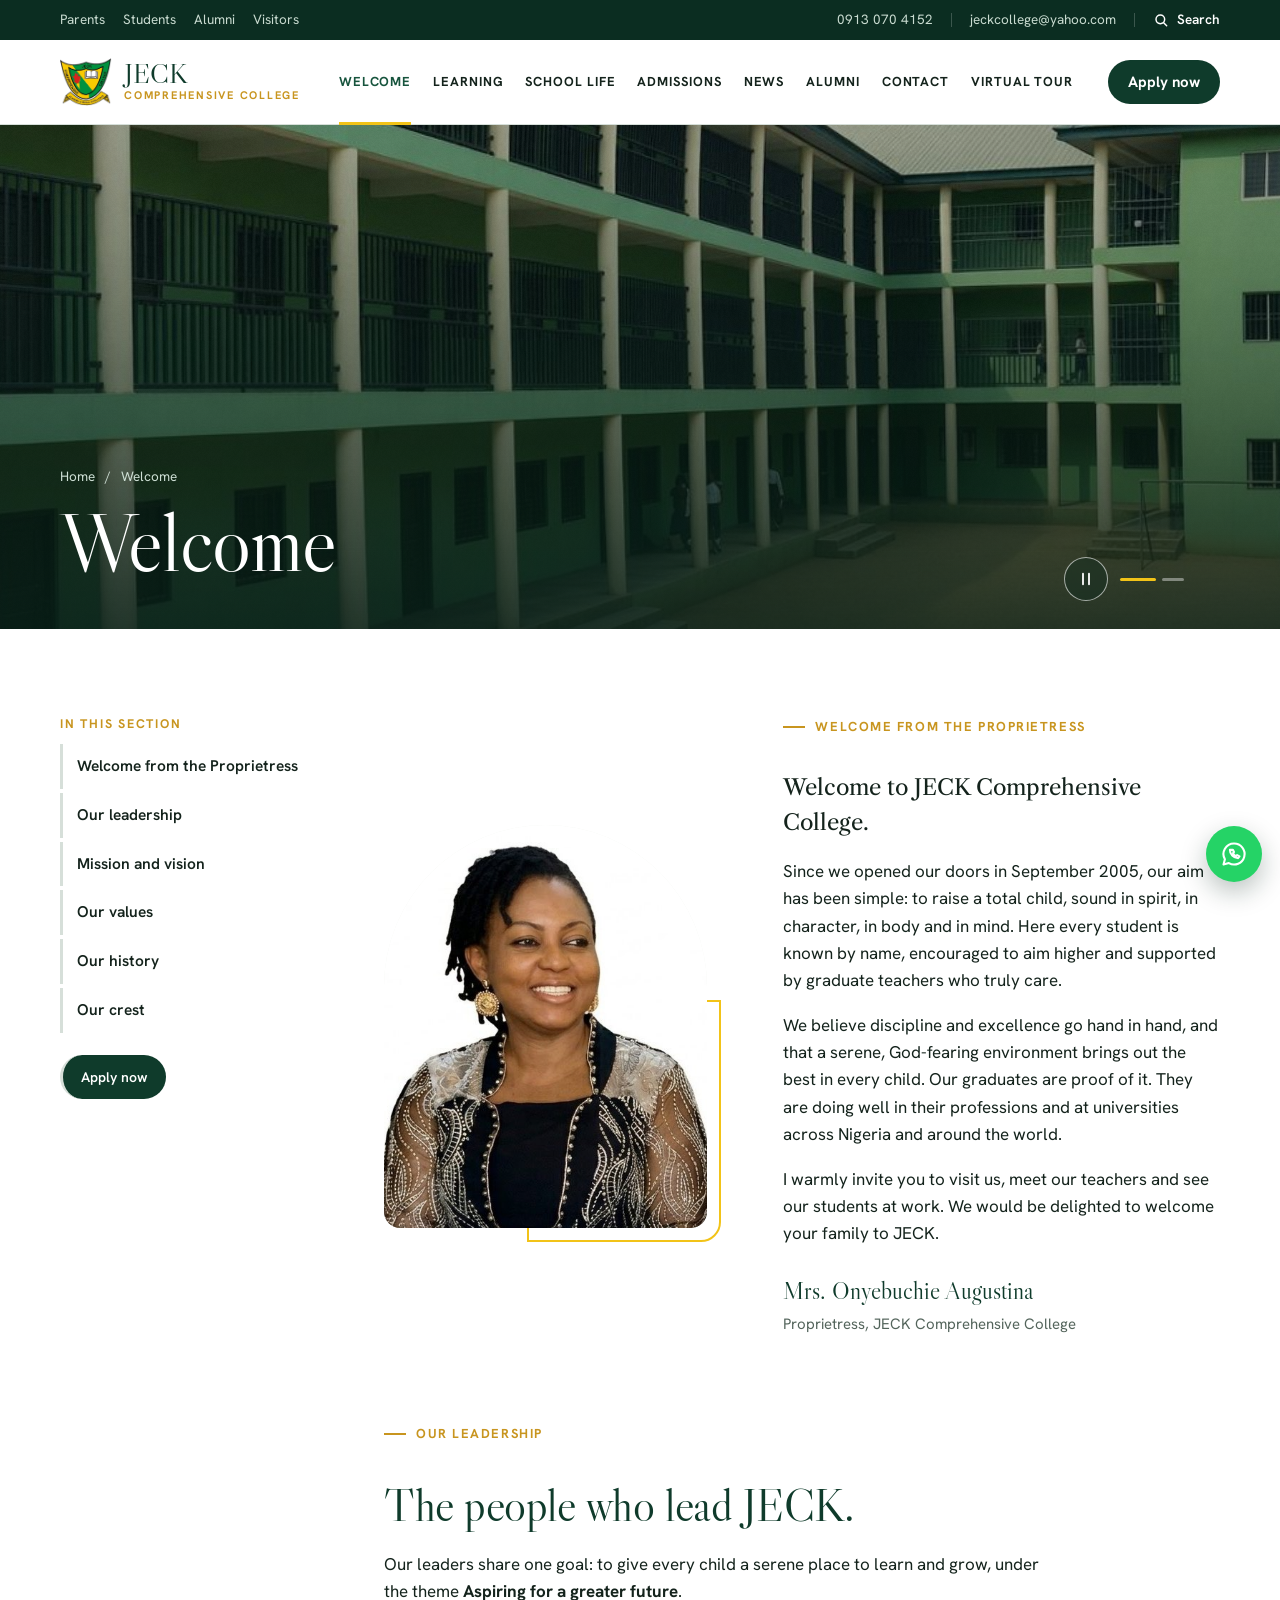
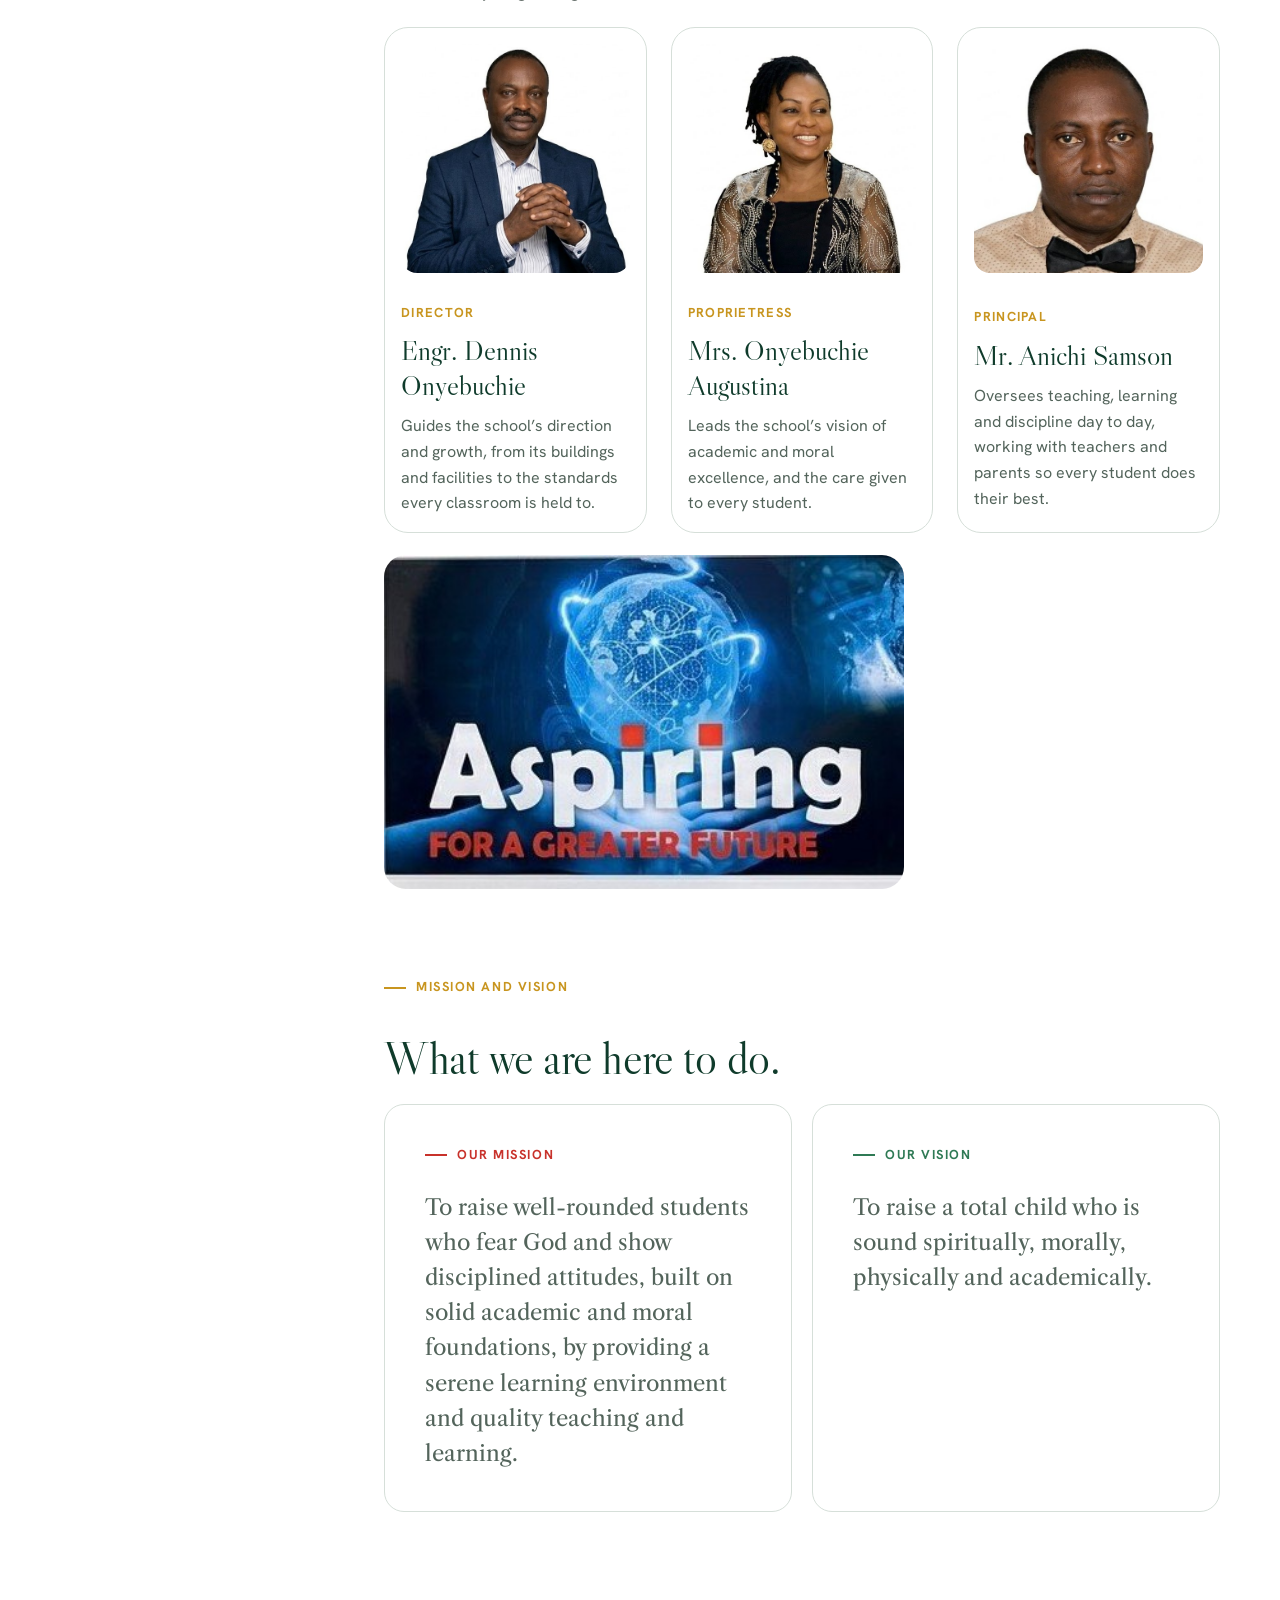
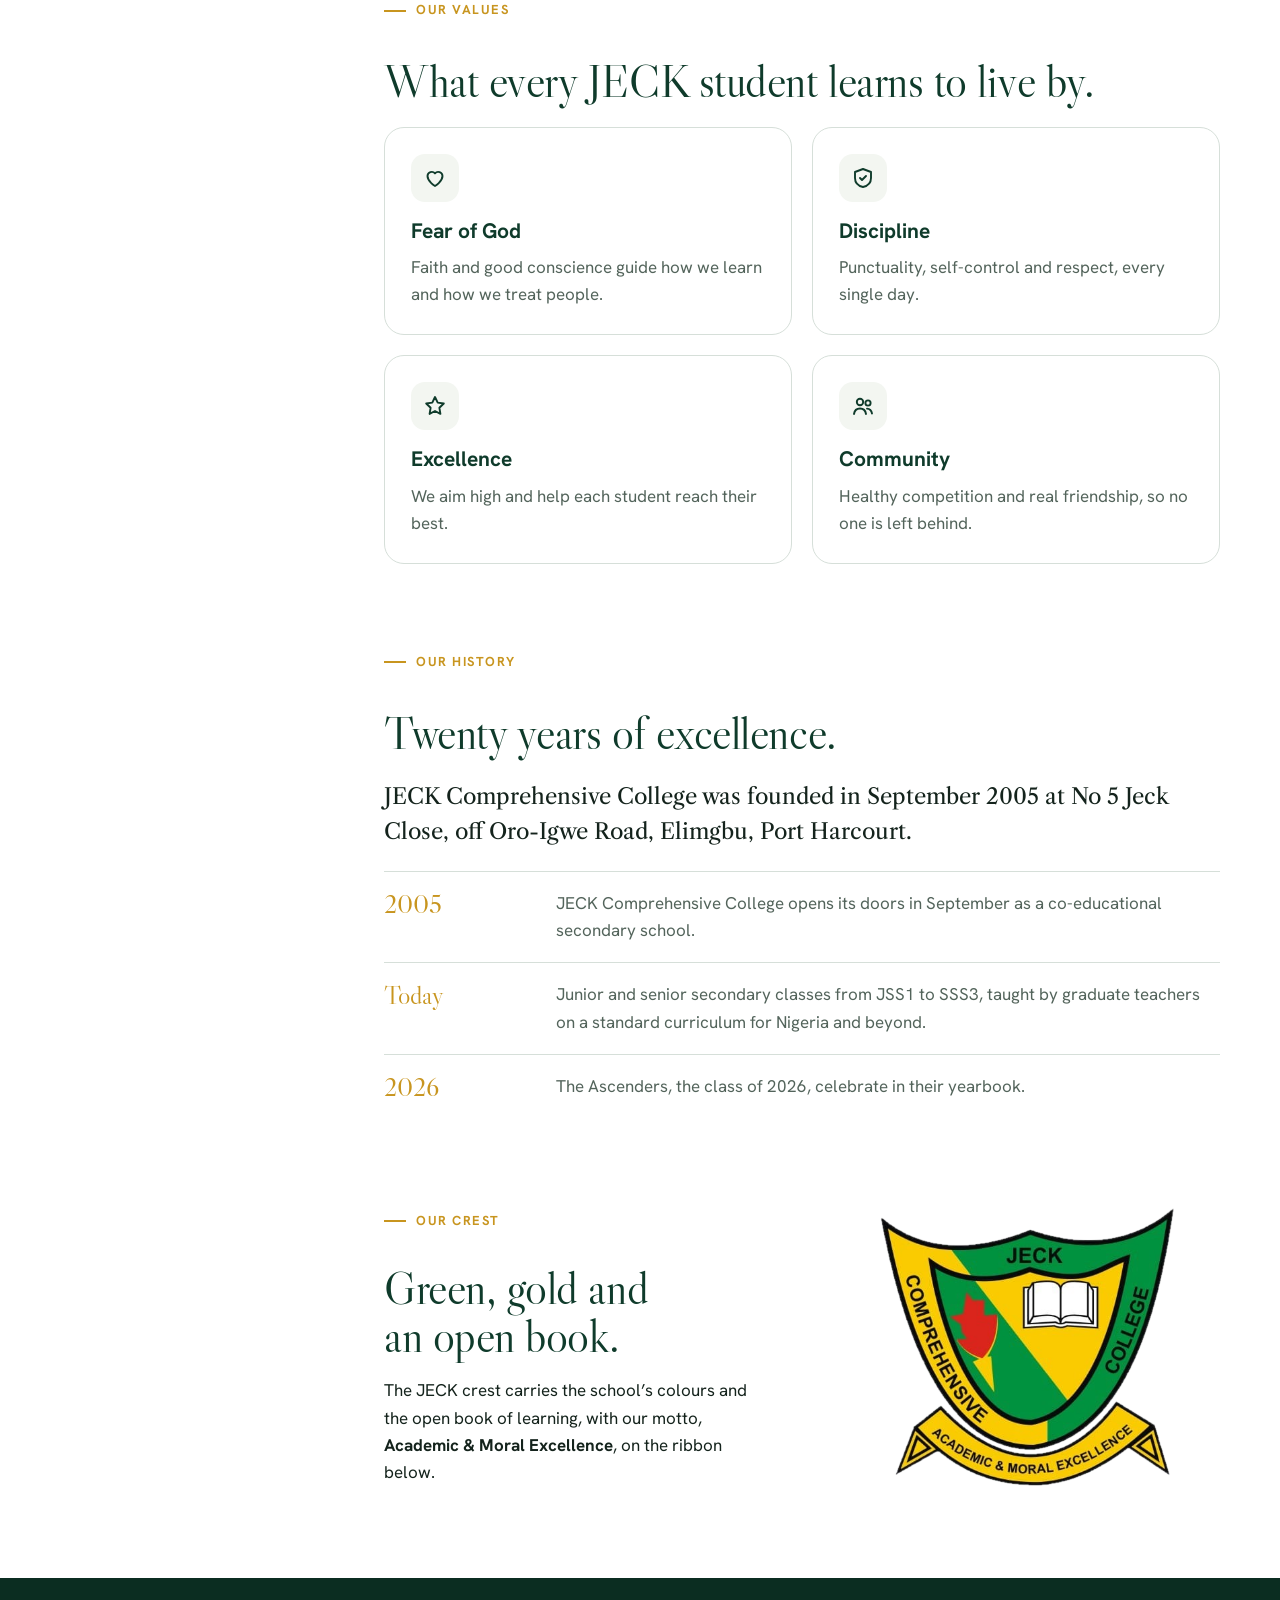
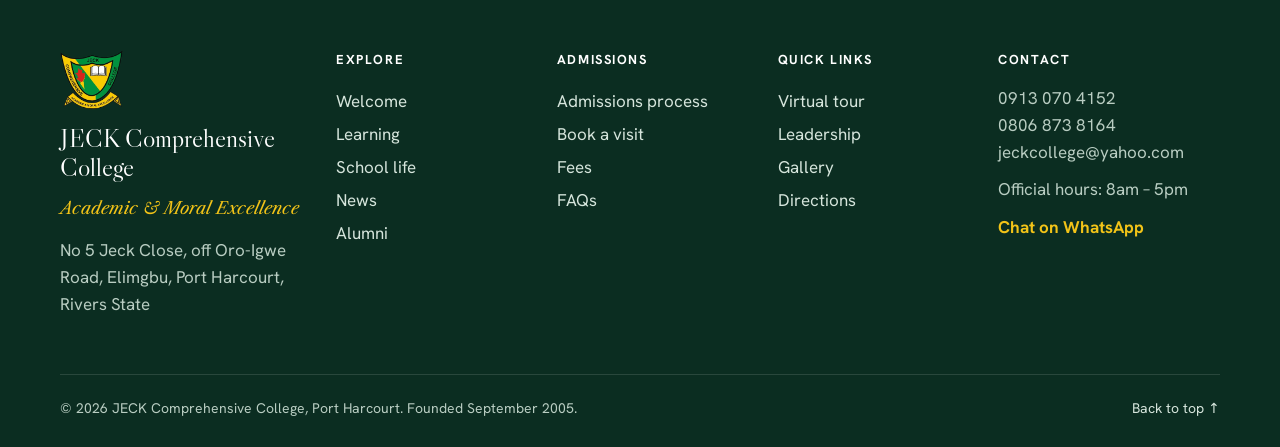
<file: welcome.html>
<!DOCTYPE html>

<html lang="en"><head><meta charset="utf-8"/><meta content="width=device-width,initial-scale=1,viewport-fit=cover" name="viewport"/>
<style>:root{padding-top:env(safe-area-inset-top,0px);padding-bottom:env(safe-area-inset-bottom,0px)}body{margin:0}[hidden]{display:none!important}</style>
</head><body>
<title>Welcome to JECK</title>
<meta content="cover" name="claude:viewport-fit-sides"/>
<link href="https://fonts.googleapis.com" rel="preconnect"/><link crossorigin="" href="https://fonts.gstatic.com" rel="preconnect"/><link href="https://fonts.googleapis.com/css2?family=Libre+Caslon+Display&amp;family=Libre+Caslon+Text:ital@0;1&amp;family=Hanken+Grotesk:wght@400;500;600;700;800&amp;display=swap" rel="stylesheet"/>
<link href="site.css" rel="stylesheet"/>
<a class="skip" href="#main">Skip to content</a>
<div class="util"><div class="wrap">
<nav aria-label="Audiences"><a href="admissions.html">Parents</a><a href="school-life.html">Students</a><a href="alumni.html">Alumni</a><a href="contact.html#visitors">Visitors</a></nav>
<div class="ut-r"><a class="hide-m" href="https://wa.me/2349130704152" rel="noopener" target="_blank"><span data-set="phone1">0913 070 4152</span></a><span class="sep hide-m"></span><span class="hide-m"><span data-set="email">jeckcollege@yahoo.com</span></span><span class="sep"></span><button data-search="" type="button"><svg viewbox="0 0 24 24"><circle cx="11" cy="11" r="6.5"></circle><path d="m16 16 4.5 4.5"></path></svg>Search</button></div>
</div></div>
<header class="mast"><div class="wrap">
<a class="brand" href="home.html"><img alt="JECK crest" height="49" src="assets/crest.png" width="52"/><span><b>JECK</b><small>Comprehensive College</small></span></a>
<nav aria-label="Main" class="mnav"><div><a aria-current="page" href="welcome.html">Welcome</a>
<div class="mega"><div class="wrap"><div><h3>Welcome to JECK</h3><p>A co-educational secondary school in Port Harcourt, committed to academic and moral excellence since 2005.</p><a class="more" href="welcome.html" style="margin-top:14px">Explore welcome</a></div><ul><li><a href="welcome.html#message">Welcome from the Proprietress</a></li><li><a href="welcome.html#leadership">Our leadership</a></li><li><a href="welcome.html#mission">Mission and vision</a></li><li><a href="welcome.html#values">Our values</a></li><li><a href="welcome.html#history">Our history</a></li><li><a href="welcome.html#crest">Our crest</a></li></ul><figure><img alt="" loading="lazy" src="assets/campus.jpg"/></figure></div></div></div><div><a href="learning.html">Learning</a>
<div class="mega"><div class="wrap"><div><h3>Learning</h3><p>Strong foundations from JSS1 and focused preparation for WAEC and NECO in SSS3.</p><a class="more" href="learning.html" style="margin-top:14px">Explore learning</a></div><ul><li><a href="learning.html#academic">Academic life</a></li><li><a href="learning.html#junior">Junior Secondary</a></li><li><a href="learning.html#senior">Senior Secondary</a></li><li><a href="learning.html#laboratory">Science laboratory</a></li><li><a href="learning.html#library">Library and reading</a></li><li><a href="learning.html#computer-lab">Computer lab</a></li><li><a href="learning.html#exams">Examinations</a></li></ul><figure><img alt="" loading="lazy" src="assets/lab.jpg"/></figure></div></div></div><div><a href="school-life.html">School Life</a>
<div class="mega"><div class="wrap"><div><h3>School life</h3><p>Houses, sport, culture, faith and friendship, all through the school year.</p><a class="more" href="school-life.html" style="margin-top:14px">Explore school life</a></div><ul><li><a href="school-life.html#assembly">Assembly</a></li><li><a href="school-life.html#houses">Houses and sport</a></li><li><a href="school-life.html#culture">Arts and culture</a></li><li><a href="school-life.html#character">Faith and character</a></li><li><a href="school-life.html#excursions">Excursions</a></li><li><a href="school-life.html#hall">School hall</a></li><li><a href="school-life.html#graduation">Graduation</a></li><li><a href="school-life.html#bus">School bus</a></li><li><a href="school-life.html#gallery">Gallery</a></li></ul><figure><img alt="" loading="lazy" src="assets/cultural.jpg"/></figure></div></div></div><div><a href="admissions.html">Admissions</a>
<div class="mega"><div class="wrap"><div><h3>Admissions</h3><p>Admissions are open. Find out how your child can join the JECK family.</p><a class="more" href="admissions.html" style="margin-top:14px">Explore admissions</a></div><ul><li><a href="admissions.html#process">Admissions process</a></li><li><a href="admissions.html#visit">Book a school visit</a></li><li><a href="admissions.html#jss1">JSS1 entry</a></li><li><a href="admissions.html#sss1">SSS1 entry</a></li><li><a href="admissions.html#fees">Fees</a></li><li><a href="admissions.html#documents">What to bring</a></li><li><a href="admissions.html#faq">Admissions FAQs</a></li></ul><figure><img alt="" loading="lazy" src="assets/excursion.jpg"/></figure></div></div></div><div><a href="news.html">News</a>
<div class="mega"><div class="wrap"><div><h3>News and stories</h3><p>Moments, achievements and stories from around the school.</p><a class="more" href="news.html" style="margin-top:14px">Explore news</a></div><ul><li><a href="news.html#latest">Latest news</a></li><li><a href="news.html#stories">Stories</a></li><li><a href="news.html#yearbook">Ascenders’ 2026 yearbook</a></li></ul><figure><img alt="" loading="lazy" src="assets/graduation.jpg"/></figure></div></div></div><div><a href="alumni.html">Alumni</a>
<div class="mega"><div class="wrap"><div><h3>Alumni</h3><p>Made in JCC: graduates doing well across Nigeria and around the world.</p><a class="more" href="alumni.html" style="margin-top:14px">Explore alumni</a></div><ul><li><a href="alumni.html#made-in-jcc">Made in JCC</a></li><li><a href="alumni.html#stephanie">Stephanie’s story</a></li><li><a href="alumni.html#share">Share your story</a></li></ul><figure><img alt="" loading="lazy" src="assets/stephanie.jpg"/></figure></div></div></div><div><a href="contact.html">Contact</a>
<div class="mega"><div class="wrap"><div><h3>Contact us</h3><p>Open <span data-set="hours">8am to 5pm</span>. Call, WhatsApp or visit us in Elimgbu.</p><a class="more" href="contact.html" style="margin-top:14px">Explore contact</a></div><ul><li><a href="contact.html#details">Contact details</a></li><li><a href="contact.html#enquiry">Send an enquiry</a></li><li><a href="contact.html#visitors">Visitor information</a></li><li><a href="contact.html#directions">Directions</a></li></ul><figure><img alt="" loading="lazy" src="assets/campus.jpg"/></figure></div></div></div><div><a href="index.html">Virtual tour</a></div></nav>
<a class="btn green apply" href="admissions.html">Apply now</a>
<button aria-label="Open menu" class="menu-btn" id="menuOpen"><svg viewbox="0 0 24 24"><path d="M4 7h16M4 12h16M4 17h16"></path></svg></button>
</div></header>
<div aria-label="Menu" class="mdrawer" hidden="" id="drawer" role="dialog">
<div class="dhead"><img alt="" src="assets/crest.png"/><button aria-label="Close menu" class="x" id="menuClose"><svg viewbox="0 0 24 24"><path d="M6 6l12 12M18 6 6 18"></path></svg></button></div>
<a class="solo" href="home.html">Home</a><details><summary>Welcome</summary><div><a href="welcome.html">Welcome to JECK</a><a href="welcome.html#message">Welcome from the Proprietress</a><a href="welcome.html#leadership">Our leadership</a><a href="welcome.html#mission">Mission and vision</a><a href="welcome.html#values">Our values</a><a href="welcome.html#history">Our history</a><a href="welcome.html#crest">Our crest</a></div></details><details><summary>Learning</summary><div><a href="learning.html">Learning</a><a href="learning.html#academic">Academic life</a><a href="learning.html#junior">Junior Secondary</a><a href="learning.html#senior">Senior Secondary</a><a href="learning.html#laboratory">Science laboratory</a><a href="learning.html#library">Library and reading</a><a href="learning.html#computer-lab">Computer lab</a><a href="learning.html#exams">Examinations</a></div></details><details><summary>School Life</summary><div><a href="school-life.html">School life</a><a href="school-life.html#assembly">Assembly</a><a href="school-life.html#houses">Houses and sport</a><a href="school-life.html#culture">Arts and culture</a><a href="school-life.html#character">Faith and character</a><a href="school-life.html#excursions">Excursions</a><a href="school-life.html#hall">School hall</a><a href="school-life.html#graduation">Graduation</a><a href="school-life.html#bus">School bus</a><a href="school-life.html#gallery">Gallery</a></div></details><details><summary>Admissions</summary><div><a href="admissions.html">Admissions</a><a href="admissions.html#process">Admissions process</a><a href="admissions.html#visit">Book a school visit</a><a href="admissions.html#jss1">JSS1 entry</a><a href="admissions.html#sss1">SSS1 entry</a><a href="admissions.html#fees">Fees</a><a href="admissions.html#documents">What to bring</a><a href="admissions.html#faq">Admissions FAQs</a></div></details><details><summary>News</summary><div><a href="news.html">News and stories</a><a href="news.html#latest">Latest news</a><a href="news.html#stories">Stories</a><a href="news.html#yearbook">Ascenders’ 2026 yearbook</a></div></details><details><summary>Alumni</summary><div><a href="alumni.html">Alumni</a><a href="alumni.html#made-in-jcc">Made in JCC</a><a href="alumni.html#stephanie">Stephanie’s story</a><a href="alumni.html#share">Share your story</a></div></details><details><summary>Contact</summary><div><a href="contact.html">Contact us</a><a href="contact.html#details">Contact details</a><a href="contact.html#enquiry">Send an enquiry</a><a href="contact.html#visitors">Visitor information</a><a href="contact.html#directions">Directions</a></div></details><a class="solo" href="index.html">Virtual tour</a>
<div class="row"><a class="btn gold" href="admissions.html">Apply now</a><a class="btn line-w" href="https://wa.me/2349130704152" rel="noopener" target="_blank">WhatsApp us</a></div>
</div>
<div aria-label="Search the website" class="search" hidden="" id="search" role="dialog">
<div class="box"><div class="bar"><input aria-label="Search JECK" id="searchInput" placeholder="Search JECK" type="search"/><button aria-label="Close search" class="x" id="searchClose"><svg viewbox="0 0 24 24"><path d="M6 6l12 12M18 6 6 18"></path></svg></button></div><ul id="searchResults"></ul></div>
</div>
<main id="main"><section class="pbanner"><div aria-label="Film of JECK school life" class="film" data-depth="0.024" data-dur="8" data-scenes='[{"img": "assets/campus.jpg", "depth": "assets/depth/campus.png", "fx": 0.5, "fy": 0.45}, {"img": "assets/graduation.jpg", "depth": "assets/depth/graduation.png", "fx": 0.5, "fy": 0.35}]' role="img"></div><div class="wrap"><div class="crumbs"><a href="home.html">Home</a><span>/</span><span>Welcome</span></div><h1 class="rise" data-c="s1.f1">Welcome</h1></div></section>
<div class="wrap layout">
<aside aria-label="In this section" class="side"><h2>In this section</h2><a href="#message">Welcome from the Proprietress</a><a href="#leadership">Our leadership</a><a href="#mission">Mission and vision</a><a href="#values">Our values</a><a href="#history">Our history</a><a href="#crest">Our crest</a><a class="btn green" href="admissions.html">Apply now</a></aside>
<div class="content">
<section id="message"><div class="head-msg">
<figure><img alt="Mrs. Onyebuchie Augustina" data-c="message.f1" src="assets/proprietress-new.jpg"/></figure>
<div class="prose"><span class="eyebrow" data-c="message.f2">Welcome from the Proprietress</span><p class="lead" data-c="message.f3">Welcome to JECK Comprehensive College.</p><p data-c="message.f4">Since we opened our doors in September 2005, our aim has been simple: to raise a total child, sound in spirit, in character, in body and in mind. Here every student is known by name, encouraged to aim higher and supported by graduate teachers who truly care.</p><p data-c="message.f5">We believe discipline and excellence go hand in hand, and that a serene, God-fearing environment brings out the best in every child. Our graduates are proof of it. They are doing well in their professions and at universities across Nigeria and around the world.</p><p data-c="message.f6">I warmly invite you to visit us, meet our teachers and see our students at work. We would be delighted to welcome your family to JECK.</p>
<div class="sig"><b data-c="message.f7">Mrs. Onyebuchie Augustina</b><span data-c="message.f8">Proprietress, JECK Comprehensive College</span></div></div>
</div></section>
<section id="leadership">
<span class="eyebrow" data-c="leadership.f1">Our leadership</span><h2 data-c="leadership.f2">The people who lead JECK.</h2>
<p data-c="leadership.f3">Our leaders share one goal: to give every child a serene place to learn and grow, under the theme <strong>Aspiring for a greater future</strong>.</p>
<div class="people" data-cl="leadership.l1">
<article class="person"><figure><img alt="Engineer Dennis Onyebuchie" data-ci="f1" src="assets/director.jpg"/></figure><div><span class="role" data-ci="f2">Director</span><h3 data-ci="f3">Engr. Dennis Onyebuchie</h3><p data-ci="f4">Guides the school’s direction and growth, from its buildings and facilities to the standards every classroom is held to.</p></div></article>
<article class="person"><figure><img alt="Mrs. Onyebuchie Augustina" data-ci="f1" src="assets/proprietress-new.jpg"/></figure><div><span class="role" data-ci="f2">Proprietress</span><h3 data-ci="f3">Mrs. Onyebuchie Augustina</h3><p data-ci="f4">Leads the school’s vision of academic and moral excellence, and the care given to every student.</p></div></article>
<article class="person"><figure><img alt="Mr. Anichi Samson" data-ci="f1" src="assets/principal.jpg" style="object-position:center 15%"/></figure><div><span class="role" data-ci="f2">Principal</span><h3 data-ci="f3">Mr. Anichi Samson</h3><p data-ci="f4">Oversees teaching, learning and discipline day to day, working with teachers and parents so every student does their best.</p></div></article>
</div>
<div class="ph" style="aspect-ratio:409/263;max-width:520px"><img alt="Aspiring for a greater future" data-c="leadership.f4" src="assets/aspiring.jpg"/></div>
</section>
<section id="mission">
<span class="eyebrow" data-c="mission.f1">Mission and vision</span><h2 data-c="mission.f2">What we are here to do.</h2>
<div class="cards">
<div class="card" style="padding:clamp(26px,3.5vw,40px)"><span class="eyebrow" data-c="mission.f3" style="color:var(--red)">Our mission</span><p class="lead" data-c="mission.f4">To raise well-rounded students who fear God and show disciplined attitudes, built on solid academic and moral foundations, by providing a serene learning environment and quality teaching and learning.</p></div>
<div class="card" style="padding:clamp(26px,3.5vw,40px)"><span class="eyebrow" data-c="mission.f5" style="color:var(--leaf)">Our vision</span><p class="lead" data-c="mission.f6">To raise a total child who is sound spiritually, morally, physically and academically.</p></div>
</div>
</section>
<section id="values">
<span class="eyebrow" data-c="values.f1">Our values</span><h2 data-c="values.f2">What every JECK student learns to live by.</h2>
<div class="cards" data-cl="values.l1">
<div class="card"><span class="ic"><svg viewbox="0 0 24 24"><path d="M12 20s-7.5-4.5-7.5-10A4.3 4.3 0 0 1 12 7.4 4.3 4.3 0 0 1 19.5 10c0 5.5-7.5 10-7.5 10Z"></path></svg></span><h3 data-ci="f1">Fear of God</h3><p data-ci="f2">Faith and good conscience guide how we learn and how we treat people.</p></div>
<div class="card"><span class="ic"><svg viewbox="0 0 24 24"><path d="M12 3 4 6v6c0 5 3.5 8 8 9 4.5-1 8-4 8-9V6Z"></path><path d="m9 12 2 2 4-4"></path></svg></span><h3 data-ci="f1">Discipline</h3><p data-ci="f2">Punctuality, self-control and respect, every single day.</p></div>
<div class="card"><span class="ic"><svg viewbox="0 0 24 24"><path d="m12 3 2.7 5.6 6.1.9-4.4 4.3 1 6.1L12 17l-5.4 2.9 1-6.1-4.4-4.3 6.1-.9Z"></path></svg></span><h3 data-ci="f1">Excellence</h3><p data-ci="f2">We aim high and help each student reach their best.</p></div>
<div class="card"><span class="ic"><svg viewbox="0 0 24 24"><circle cx="9" cy="8" r="3.2"></circle><path d="M3 20c.5-3.5 3-5.5 6-5.5s5.5 2 6 5.5"></path><circle cx="17" cy="9" r="2.6"></circle><path d="M16 14.6c2.6.2 4.5 2 5 4.9"></path></svg></span><h3 data-ci="f1">Community</h3><p data-ci="f2">Healthy competition and real friendship, so no one is left behind.</p></div>
</div>
</section>
<section id="history">
<span class="eyebrow" data-c="history.f1">Our history</span><h2 data-c="history.f2">Twenty years of excellence.</h2>
<p class="lead" data-c="history.f3">JECK Comprehensive College was founded in September 2005 at No 5 Jeck Close, off Oro-Igwe Road, Elimgbu, Port Harcourt.</p>
<ol class="timeline" data-cl="history.l1">
<li><time data-ci="f1">2005</time><p data-ci="f2">JECK Comprehensive College opens its doors in September as a co-educational secondary school.</p></li>
<li><time data-ci="f1">Today</time><p data-ci="f2">Junior and senior secondary classes from JSS1 to SSS3, taught by graduate teachers on a standard curriculum for Nigeria and beyond.</p></li>
<li><time data-ci="f1">2026</time><p data-ci="f2">The Ascenders, the class of 2026, celebrate in their yearbook.</p></li>
</ol>
</section>
<section id="crest"><div class="split">
<div class="prose"><span class="eyebrow" data-c="crest.f1">Our crest</span><h2 data-c="crest.f2">Green, gold and an open book.</h2><p data-c="crest.f3">The JECK crest carries the school’s colours and the open book of learning, with our motto, <strong>Academic &amp; Moral Excellence</strong>, on the ribbon below.</p></div>
<div style="display:grid;place-items:center"><img alt="The JECK Comprehensive College crest" src="assets/crest.png" style="width:min(300px,80%)"/></div>
</div></section>
</div>
</div></main>
<footer class="foot"><div class="wrap">
<div class="grid">
<div class="fb"><img alt="" src="assets/crest.png"/><b>JECK Comprehensive College</b><p class="motto">Academic &amp; Moral Excellence</p><p><span data-set="address">No 5 Jeck Close, off Oro-Igwe Road, Elimgbu, Port Harcourt, Rivers State</span></p></div>
<div><h4>Explore</h4><a href="welcome.html">Welcome</a><a href="learning.html">Learning</a><a href="school-life.html">School life</a><a href="news.html">News</a><a href="alumni.html">Alumni</a></div>
<div><h4>Admissions</h4><a href="admissions.html#process">Admissions process</a><a href="admissions.html#visit">Book a visit</a><a href="admissions.html#fees">Fees</a><a href="admissions.html#faq">FAQs</a></div>
<div><h4>Quick links</h4><a href="index.html">Virtual tour</a><a href="welcome.html#leadership">Leadership</a><a href="school-life.html#gallery">Gallery</a><a href="contact.html#directions">Directions</a></div>
<div><h4>Contact</h4><p><span data-set="phone1">0913 070 4152</span><br/><span data-set="phone2">0806 873 8164</span><br/><span data-set="email">jeckcollege@yahoo.com</span></p><p style="margin-top:10px">Official hours: <span data-set="hours">8am – 5pm</span></p><a href="https://wa.me/2349130704152" rel="noopener" style="color:var(--sun);font-weight:700;margin-top:8px" target="_blank">Chat on WhatsApp</a></div>
</div>
<div class="legal"><span>© 2026 JECK Comprehensive College, Port Harcourt. Founded September 2005.</span><button class="totop" id="toTop" type="button">Back to top ↑</button></div>
</div></footer>
<button aria-controls="waPop" aria-expanded="false" aria-label="Chat with JECK on WhatsApp" class="wa-fab" id="waFab" type="button"><svg viewbox="0 0 24 24"><path d="M12 3a9 9 0 0 0-7.8 13.5L3 21l4.6-1.2A9 9 0 1 0 12 3Z"></path><path d="M8.5 8.5c0 3.5 3 7 7 7l1.2-1.5-2-1-1 .8c-1-.4-2.1-1.5-2.5-2.5l.8-1-1-2Z"></path></svg></button>
<form class="wa-pop" hidden="" id="waPop">
<div class="wa-head"><img alt="" src="assets/crest.png"/><div><b>JECK Comprehensive College</b></div><button aria-label="Close" class="wa-x" id="waClose" type="button"><svg viewbox="0 0 24 24"><path d="M6 6l12 12M18 6 6 18"></path></svg></button></div>
<label for="wa-name">Your name<input autocomplete="name" id="wa-name" name="name" required=""/></label>
<label for="wa-topic">I’m interested in<select id="wa-topic" name="topic"><option>admission</option><option>a school visit</option><option>school fees</option><option>the school bus</option><option>something else</option></select></label>
<label for="wa-msg">Message (optional)<textarea id="wa-msg" name="message" rows="2"></textarea></label>
<button class="btn wa-send" type="submit">Continue to WhatsApp</button>
<a class="wa-alt" hidden="" href="https://wa.me/2349130704152" id="waAlt" rel="noopener" target="_blank">Open WhatsApp</a>
</form>
<script>window.JECK_INDEX=[{"t": "Welcome to JECK", "u": "welcome.html", "d": "A co-educational secondary school in Port Harcourt, committed to academic and moral excellence since 2005.", "k": "Welcome"}, {"t": "Welcome from the Proprietress", "u": "welcome.html#message", "d": "Welcome to JECK", "k": "Welcome Welcome from the Proprietress"}, {"t": "Our leadership", "u": "welcome.html#leadership", "d": "Welcome to JECK", "k": "Welcome Our leadership"}, {"t": "Mission and vision", "u": "welcome.html#mission", "d": "Welcome to JECK", "k": "Welcome Mission and vision"}, {"t": "Our values", "u": "welcome.html#values", "d": "Welcome to JECK", "k": "Welcome Our values"}, {"t": "Our history", "u": "welcome.html#history", "d": "Welcome to JECK", "k": "Welcome Our history"}, {"t": "Our crest", "u": "welcome.html#crest", "d": "Welcome to JECK", "k": "Welcome Our crest"}, {"t": "Learning", "u": "learning.html", "d": "Strong foundations from JSS1 and focused preparation for WAEC and NECO in SSS3.", "k": "Learning"}, {"t": "Academic life", "u": "learning.html#academic", "d": "Learning", "k": "Learning Academic life"}, {"t": "Junior Secondary", "u": "learning.html#junior", "d": "Learning", "k": "Learning Junior Secondary"}, {"t": "Senior Secondary", "u": "learning.html#senior", "d": "Learning", "k": "Learning Senior Secondary"}, {"t": "Science laboratory", "u": "learning.html#laboratory", "d": "Learning", "k": "Learning Science laboratory"}, {"t": "Library and reading", "u": "learning.html#library", "d": "Learning", "k": "Learning Library and reading"}, {"t": "Computer lab", "u": "learning.html#computer-lab", "d": "Learning", "k": "Learning Computer lab"}, {"t": "Examinations", "u": "learning.html#exams", "d": "Learning", "k": "Learning Examinations"}, {"t": "School life", "u": "school-life.html", "d": "Houses, sport, culture, faith and friendship, all through the school year.", "k": "School Life"}, {"t": "Assembly", "u": "school-life.html#assembly", "d": "School life", "k": "School Life Assembly"}, {"t": "Houses and sport", "u": "school-life.html#houses", "d": "School life", "k": "School Life Houses and sport"}, {"t": "Arts and culture", "u": "school-life.html#culture", "d": "School life", "k": "School Life Arts and culture"}, {"t": "Faith and character", "u": "school-life.html#character", "d": "School life", "k": "School Life Faith and character"}, {"t": "Excursions", "u": "school-life.html#excursions", "d": "School life", "k": "School Life Excursions"}, {"t": "School hall", "u": "school-life.html#hall", "d": "School life", "k": "School Life School hall"}, {"t": "Graduation", "u": "school-life.html#graduation", "d": "School life", "k": "School Life Graduation"}, {"t": "School bus", "u": "school-life.html#bus", "d": "School life", "k": "School Life School bus"}, {"t": "Gallery", "u": "school-life.html#gallery", "d": "School life", "k": "School Life Gallery"}, {"t": "Admissions", "u": "admissions.html", "d": "Admissions are open. Find out how your child can join the JECK family.", "k": "Admissions"}, {"t": "Admissions process", "u": "admissions.html#process", "d": "Admissions", "k": "Admissions Admissions process"}, {"t": "Book a school visit", "u": "admissions.html#visit", "d": "Admissions", "k": "Admissions Book a school visit"}, {"t": "JSS1 entry", "u": "admissions.html#jss1", "d": "Admissions", "k": "Admissions JSS1 entry"}, {"t": "SSS1 entry", "u": "admissions.html#sss1", "d": "Admissions", "k": "Admissions SSS1 entry"}, {"t": "Fees", "u": "admissions.html#fees", "d": "Admissions", "k": "Admissions Fees"}, {"t": "What to bring", "u": "admissions.html#documents", "d": "Admissions", "k": "Admissions What to bring"}, {"t": "Admissions FAQs", "u": "admissions.html#faq", "d": "Admissions", "k": "Admissions Admissions FAQs"}, {"t": "News and stories", "u": "news.html", "d": "Moments, achievements and stories from around the school.", "k": "News"}, {"t": "Latest news", "u": "news.html#latest", "d": "News and stories", "k": "News Latest news"}, {"t": "Stories", "u": "news.html#stories", "d": "News and stories", "k": "News Stories"}, {"t": "Ascenders\u2019 2026 yearbook", "u": "news.html#yearbook", "d": "News and stories", "k": "News Ascenders\u2019 2026 yearbook"}, {"t": "Alumni", "u": "alumni.html", "d": "Made in JCC: graduates doing well across Nigeria and around the world.", "k": "Alumni"}, {"t": "Made in JCC", "u": "alumni.html#made-in-jcc", "d": "Alumni", "k": "Alumni Made in JCC"}, {"t": "Stephanie\u2019s story", "u": "alumni.html#stephanie", "d": "Alumni", "k": "Alumni Stephanie\u2019s story"}, {"t": "Share your story", "u": "alumni.html#share", "d": "Alumni", "k": "Alumni Share your story"}, {"t": "Contact us", "u": "contact.html", "d": "Open 8am to 5pm. Call, WhatsApp or visit us in Elimgbu.", "k": "Contact"}, {"t": "Contact details", "u": "contact.html#details", "d": "Contact us", "k": "Contact Contact details"}, {"t": "Send an enquiry", "u": "contact.html#enquiry", "d": "Contact us", "k": "Contact Send an enquiry"}, {"t": "Visitor information", "u": "contact.html#visitors", "d": "Contact us", "k": "Contact Visitor information"}, {"t": "Directions", "u": "contact.html#directions", "d": "Contact us", "k": "Contact Directions"}, {"t": "Virtual tour", "u": "index.html", "d": "Drive the 3D campus tour", "k": "bus campus 3d tour"}, {"t": "Home", "u": "home.html", "d": "JECK Comprehensive College home page", "k": "home welcome"}];</script>
<script src="cms.js"></script>
<script src="assets-data.js"></script>
<script src="film.js"></script>
<script src="site.js"></script>
</body></html>
</file>
<file: site.css>
/* JECK website: green-and-gold school identity taken from the crest. Editorial serif display, warm grotesk body. */
:root{
  --green:#0f3b2b; --green-2:#17543d; --leaf:#2f7a55; --gold:#c8951f; --sun:#f2c318; --red:#c8322b;
  --paper:#f3f6f1; --white:#ffffff; --ink:#14231c; --mute:#53645b; --line:#d6dfd9;
  --serif:"Libre Caslon Display","Libre Caslon Text",Georgia,"Times New Roman",serif;
  --serif-text:"Libre Caslon Text",Georgia,"Times New Roman",serif;
  --sans:"Hanken Grotesk","Segoe UI",system-ui,sans-serif;
  --spring:cubic-bezier(.34,1.56,.64,1); --glide:cubic-bezier(.22,1,.36,1);
  --gut:max(20px,env(safe-area-inset-left,0px));
  color-scheme:light;
}
*,*::before,*::after{box-sizing:border-box}
html{scroll-behavior:smooth}
@media (prefers-reduced-motion:reduce){html{scroll-behavior:auto}*,*::before,*::after{animation-duration:.01ms!important;transition-duration:.01ms!important}}
body{background:var(--white);color:var(--ink);font-family:var(--sans);font-size:17px;line-height:1.6;-webkit-font-smoothing:antialiased}
body::before{content:"";position:fixed;inset:0 0 auto;height:env(safe-area-inset-top,0px);z-index:60;background:var(--white)}
img{max-width:100%;display:block}
a{color:var(--green-2)}
:focus-visible{outline:3px solid var(--sun);outline-offset:3px;border-radius:4px}
h1,h2,h3,h4{text-wrap:balance;margin:0}
h1,h2{font-family:var(--serif);font-weight:400;color:var(--green);line-height:1.04;letter-spacing:-.01em}
h2{font-size:clamp(34px,4.6vw,54px)}
h3{font-size:21px;line-height:1.25;color:var(--green)}
p{margin:0}
.wrap{max-width:1200px;margin:0 auto;padding-left:max(20px,env(safe-area-inset-left,0px));padding-right:max(20px,env(safe-area-inset-right,0px))}
.narrow{max-width:760px}
.sec{padding-block:clamp(64px,9vw,112px)}
.sec.tint{background:var(--paper)}
.sec.dark{background:var(--green);color:#dfe9e3}
.sec.dark h2,.sec.dark h3{color:var(--white)}
.eyebrow{display:inline-flex;align-items:center;gap:10px;font-size:13px;font-weight:700;letter-spacing:.12em;text-transform:uppercase;color:var(--gold);margin-bottom:14px}
.eyebrow::before{content:"";width:22px;height:2px;background:currentColor}
.sec-head{display:grid;gap:16px;margin-bottom:44px;max-width:720px}
.sec-head p{color:var(--mute);font-size:18px}
.sec.dark .sec-head p{color:#b9cdc2}
.lead{font-family:var(--serif-text);font-size:clamp(19px,2vw,22px);line-height:1.6;color:var(--ink)}
.prose{display:grid;gap:18px;max-width:66ch}
.prose p{color:var(--ink)}
.fill{background:#fff6d6;border:1.5px dashed var(--gold);color:#7a5a10;border-radius:6px;padding:0 6px;font-weight:600;font-size:.92em;white-space:normal}
.sec.dark .fill{background:rgba(242,195,24,.14);color:var(--sun);border-color:var(--sun)}

/* buttons */
.btn{display:inline-flex;align-items:center;justify-content:center;gap:10px;min-height:48px;padding:0 24px;border-radius:999px;font-weight:700;font-size:15px;text-decoration:none;border:0;cursor:pointer;font-family:inherit;transition:transform .35s var(--spring),background .2s,color .2s,box-shadow .2s;white-space:nowrap}
.btn:hover{transform:translateY(-2px)}
.btn:active{transform:scale(.96)}
.btn.gold{background:var(--sun);color:var(--green)}
.btn.gold:hover{background:#ffd43b}
.btn.green{background:var(--green);color:var(--white)}
.btn.green:hover{background:var(--green-2)}
.btn.line{box-shadow:inset 0 0 0 1.5px var(--green);color:var(--green);background:transparent}
.btn.line-w{box-shadow:inset 0 0 0 1.5px rgba(255,255,255,.75);color:var(--white);background:transparent}
.btn svg{width:18px;height:18px;fill:none;stroke:currentColor;stroke-width:2.2;stroke-linecap:round;stroke-linejoin:round}
.row{display:flex;flex-wrap:wrap;gap:12px}
.more{display:inline-flex;align-items:center;gap:8px;font-weight:700;color:var(--green-2);text-decoration:none}
.more::after{content:"→";transition:transform .3s var(--spring)}
a:hover .more::after,.more:hover::after{transform:translateX(4px)}

/* top bar + nav */
.topbar{background:var(--green);color:#cfe0d6;font-size:13.5px}
.topbar .wrap{display:flex;justify-content:space-between;gap:16px;min-height:36px;align-items:center}
.topbar span{white-space:nowrap;overflow:hidden;text-overflow:ellipsis}
.topbar b{color:var(--sun);font-weight:700}
.nav{position:sticky;top:env(safe-area-inset-top,0px);z-index:50;background:rgba(255,255,255,.96);backdrop-filter:blur(10px);-webkit-backdrop-filter:blur(10px);border-bottom:1px solid var(--line)}
.nav .wrap{display:flex;align-items:center;gap:22px;min-height:78px}
.brand{display:flex;align-items:center;gap:12px;text-decoration:none;color:var(--green);margin-right:auto;min-width:0}
.brand img{width:48px;height:auto;flex:none}
.brand b{display:block;font-family:var(--serif);font-weight:400;font-size:24px;line-height:1}
.brand small{display:block;font-size:13px;color:var(--mute);white-space:nowrap}
.links{display:flex;gap:4px;align-items:center}
.links a{color:var(--ink);text-decoration:none;font-weight:600;font-size:15px;padding:8px 12px;border-radius:999px;transition:background .2s,color .2s}
.links a:hover{background:var(--paper)}
.links a[aria-current="page"]{background:var(--green);color:var(--white)}
.nav .tourlink{display:inline-flex;align-items:center;gap:8px;background:var(--paper);color:var(--green);font-weight:700;font-size:14px;text-decoration:none;padding:0 16px;min-height:42px;border-radius:999px}
.nav .tourlink svg{width:20px;height:20px}
.nav .apply{min-height:44px;padding:0 20px}
.menu-btn{display:none;width:46px;height:46px;border-radius:50%;border:0;background:var(--paper);color:var(--green);cursor:pointer;place-items:center}
.menu-btn svg{width:22px;height:22px;stroke:currentColor;stroke-width:2.2;fill:none;stroke-linecap:round}
.drawer{position:fixed;inset:0;z-index:70;background:var(--green);color:var(--white);display:flex;flex-direction:column;gap:6px;
  padding-top:calc(24px + env(safe-area-inset-top,0px));padding-bottom:calc(24px + env(safe-area-inset-bottom,0px));padding-left:max(24px,env(safe-area-inset-left,0px));padding-right:max(24px,env(safe-area-inset-right,0px));overflow-y:auto}
.drawer .dhead{display:flex;justify-content:space-between;align-items:center;margin-bottom:22px}
.drawer .dhead img{width:52px}
.drawer a.dl{color:var(--white);text-decoration:none;font-family:var(--serif);font-size:38px;line-height:1.25;padding-block:4px}
.drawer a.dl[aria-current="page"]{color:var(--sun)}
.drawer .row{margin-top:24px}
.drawer .x{width:46px;height:46px;border-radius:50%;border:0;background:rgba(255,255,255,.12);color:var(--white);display:grid;place-items:center;cursor:pointer}
.drawer .x svg{width:20px;height:20px;stroke:currentColor;stroke-width:2.4;fill:none;stroke-linecap:round}
@media (max-width:1100px){.links{display:none}.menu-btn{display:grid}}
@media (max-width:640px){.nav .tourlink,.nav .apply{display:none}.topbar .hide-s{display:none}.brand b{font-size:21px}.brand img{width:42px}}

/* page header for inner pages */
.phead{background:var(--green);color:#d6e5dc;position:relative;overflow:hidden}
.phead .wrap{display:grid;grid-template-columns:1.1fr .9fr;gap:48px;align-items:end;padding-top:clamp(48px,7vw,88px)}
.phead h1{color:var(--white);font-size:clamp(46px,7vw,92px);line-height:.98}
.phead h1 em{font-style:italic;color:var(--sun)}
.phead .copy{display:grid;gap:22px;padding-bottom:clamp(48px,7vw,88px);min-width:0}
.phead .copy p{font-size:19px;max-width:52ch}
.phead .eyebrow{color:var(--sun)}
.phead figure{margin:0;align-self:stretch;position:relative;min-height:320px}
.phead figure img{position:absolute;inset:0;width:100%;height:100%;object-fit:cover;border-radius:24px 24px 0 0}
.phead .stripe{position:absolute;left:0;right:0;bottom:0;height:8px;background:linear-gradient(90deg,var(--sun) 0 60%,var(--red) 60% 66%,var(--leaf) 66%)}
@media (max-width:860px){.phead .wrap{grid-template-columns:1fr;gap:0}.phead .copy{padding-bottom:36px}.phead figure{min-height:240px}}

/* generic grids */
.split{display:grid;grid-template-columns:1fr 1fr;gap:clamp(32px,6vw,80px);align-items:center}
.split > *{min-width:0}
.split .ph{border-radius:24px;overflow:hidden;aspect-ratio:4/3;max-width:100%}
.split .ph img{width:100%;height:100%;object-fit:cover}
@media (max-width:860px){.split{grid-template-columns:1fr}}
.cards{display:grid;grid-template-columns:repeat(3,1fr);gap:20px}
.cards.two{grid-template-columns:repeat(2,1fr)}
.cards.four{grid-template-columns:repeat(4,1fr)}
@media (max-width:960px){.cards,.cards.four{grid-template-columns:repeat(2,1fr)}}
@media (max-width:600px){.cards,.cards.two,.cards.four{grid-template-columns:1fr}}
.card{background:var(--white);border:1px solid var(--line);border-radius:20px;padding:26px;display:grid;gap:10px;align-content:start}
.sec.tint .card{border-color:transparent}
.card p{color:var(--mute)}
.card .ic{width:48px;height:48px;border-radius:14px;display:grid;place-items:center;background:var(--paper);color:var(--green);margin-bottom:6px}
.sec.tint .card .ic{background:#e6efe9}
.card .ic svg{width:24px;height:24px;fill:none;stroke:currentColor;stroke-width:1.9;stroke-linecap:round;stroke-linejoin:round}
.photo-card{display:grid;text-decoration:none;color:inherit;border-radius:20px;overflow:hidden;background:var(--white);border:1px solid var(--line);transition:transform .4s var(--spring),box-shadow .3s}
.photo-card:hover{transform:translateY(-4px);box-shadow:0 18px 40px rgba(15,59,43,.14)}
.photo-card figure{margin:0;aspect-ratio:4/3;overflow:hidden}
.photo-card img{width:100%;height:100%;object-fit:cover;transition:transform 1.2s var(--glide)}
.photo-card:hover img{transform:scale(1.05)}
.photo-card div{padding:20px 22px 22px;display:grid;gap:8px}
.photo-card p{color:var(--mute);font-size:16px}

/* facts ribbon */
.facts{background:var(--sun);color:var(--green)}
.facts .wrap{display:grid;grid-template-columns:repeat(4,1fr);gap:0}
.facts div{padding:22px 20px;border-left:1.5px solid rgba(15,59,43,.18);display:grid;gap:2px}
.facts div:first-child{border-left:0;padding-left:0}
.facts b{font-family:var(--serif);font-weight:400;font-size:26px;line-height:1.1}
.facts span{font-size:14px;font-weight:600;opacity:.8}
@media (max-width:860px){.facts .wrap{grid-template-columns:1fr 1fr}.facts div:nth-child(3){border-left:0;padding-left:0}.facts div{padding-left:20px}}

/* quote */
.quote{display:grid;grid-template-columns:auto 1fr;gap:clamp(28px,5vw,64px);align-items:center}
.quote figure{margin:0;width:clamp(180px,24vw,300px);aspect-ratio:4/5;border-radius:200px 200px 24px 24px;overflow:hidden;border:6px solid var(--sun)}
.quote figure img{width:100%;height:100%;object-fit:cover}
.quote blockquote{margin:0;font-family:var(--serif);font-size:clamp(26px,3.2vw,40px);line-height:1.2;color:var(--green)}
.sec.dark .quote blockquote{color:var(--white)}
.quote .who{margin-top:22px;display:grid;gap:2px}
.quote .who b{font-size:17px}
.quote .who span{color:var(--mute);font-size:15px}
.sec.dark .quote .who span{color:#b9cdc2}
@media (max-width:760px){.quote{grid-template-columns:1fr}.quote figure{width:200px}}

/* CTA band */
.cta{background:var(--green);color:#d6e5dc;border-radius:28px;padding:clamp(32px,5vw,64px);display:grid;grid-template-columns:1fr auto;gap:28px;align-items:center;position:relative;overflow:hidden}
.cta h2{color:var(--white)}
.cta p{margin-top:12px;max-width:54ch}
.cta::after{content:"";position:absolute;right:-60px;top:-60px;width:240px;height:240px;border-radius:50%;border:28px solid rgba(242,195,24,.18)}
.cta > *{position:relative;z-index:1;min-width:0}
@media (max-width:760px){.cta{grid-template-columns:1fr}}

/* definition list */
.facts-list{display:grid;gap:0;margin:0}
.facts-list div{display:grid;grid-template-columns:170px 1fr;gap:18px;padding:16px 0;border-top:1px solid var(--line)}
.facts-list div:last-child{border-bottom:1px solid var(--line)}
.facts-list dt{font-size:13px;font-weight:700;letter-spacing:.1em;text-transform:uppercase;color:var(--mute);padding-top:3px}
.facts-list dd{margin:0;font-weight:600;min-width:0}
@media (max-width:560px){.facts-list div{grid-template-columns:1fr;gap:4px}}

/* steps (a real sequence) */
.steps{list-style:none;margin:0;padding:0;display:grid;grid-template-columns:repeat(4,1fr);gap:20px;counter-reset:s}
.steps li{counter-increment:s;display:grid;gap:8px;padding:26px;border-radius:20px;background:var(--white);border:1px solid var(--line);align-content:start}
.sec.tint .steps li{border-color:transparent}
.steps li::before{content:counter(s);width:40px;height:40px;border-radius:50%;background:var(--sun);color:var(--green);font-weight:800;display:grid;place-items:center;margin-bottom:6px}
.steps p{color:var(--mute)}
@media (max-width:960px){.steps{grid-template-columns:1fr 1fr}}
@media (max-width:560px){.steps{grid-template-columns:1fr}}

/* timeline */
.timeline{list-style:none;margin:0;padding:0;display:grid;gap:0;position:relative}
.timeline li{display:grid;grid-template-columns:150px 1fr;gap:22px;padding:18px 0;border-top:1px solid var(--line)}
.timeline time{font-family:var(--serif);font-size:26px;color:var(--gold);line-height:1.1}
.timeline p{color:var(--mute)}
@media (max-width:560px){.timeline li{grid-template-columns:1fr;gap:4px}}

/* gallery */
.gallery{display:grid;grid-template-columns:repeat(6,1fr);grid-auto-rows:160px;gap:12px}
.gallery figure{margin:0;border-radius:16px;overflow:hidden;position:relative}
.gallery img{width:100%;height:100%;object-fit:cover;transition:transform 1s var(--glide)}
.gallery figure:hover img{transform:scale(1.05)}
.gallery figcaption{position:absolute;left:10px;bottom:10px;background:rgba(15,59,43,.82);color:var(--white);font-size:13px;font-weight:600;padding:4px 10px;border-radius:999px}
.g-a{grid-column:span 3;grid-row:span 2}.g-b{grid-column:span 3}.g-c{grid-column:span 3}.g-d{grid-column:span 2;grid-row:span 2}.g-e{grid-column:span 2;grid-row:span 2}.g-f{grid-column:span 2;grid-row:span 2}
@media (max-width:760px){.gallery{grid-template-columns:1fr 1fr;grid-auto-rows:140px}.gallery figure{grid-column:span 1!important;grid-row:span 1!important}.gallery .g-a{grid-column:span 2!important;grid-row:span 2!important}}

/* people */
.people{display:grid;grid-template-columns:1fr 1fr;gap:24px}
.person{display:grid;grid-template-columns:200px 1fr;gap:24px;background:var(--white);border-radius:24px;padding:20px;border:1px solid var(--line);align-items:start}
.sec.tint .person{border-color:transparent}
.person figure{margin:0;aspect-ratio:4/5;border-radius:16px;overflow:hidden;background:var(--paper)}
.person img{width:100%;height:100%;object-fit:cover;object-position:center 20%}
.person > div{display:grid;gap:10px;padding-top:6px;min-width:0}
.person .role{font-size:13px;font-weight:700;letter-spacing:.1em;text-transform:uppercase;color:var(--gold)}
.person h3{font-family:var(--serif);font-weight:400;font-size:28px}
.person p{color:var(--mute);font-size:16px}
@media (max-width:960px){.people{grid-template-columns:1fr}}
@media (max-width:520px){.person{grid-template-columns:1fr}.person figure{max-width:240px}}

/* faq */
.faq{display:grid;gap:12px;max-width:820px}
.faq details{background:var(--white);border:1px solid var(--line);border-radius:16px;padding:0 22px}
.faq summary{cursor:pointer;list-style:none;display:flex;justify-content:space-between;gap:16px;align-items:center;padding:18px 0;font-weight:700;color:var(--green)}
.faq summary::-webkit-details-marker{display:none}
.faq summary::after{content:"+";font-size:24px;font-weight:400;transition:transform .3s var(--spring)}
.faq details[open] summary::after{transform:rotate(45deg)}
.faq details p{padding-bottom:18px;color:var(--mute)}

/* forms */
.form{display:grid;gap:16px}
.form .two{display:grid;grid-template-columns:1fr 1fr;gap:16px}
@media (max-width:560px){.form .two{grid-template-columns:1fr}}
.form label{display:grid;gap:6px;font-weight:600;font-size:15px}
.form input,.form select,.form textarea{font:inherit;font-size:16px;padding:12px 14px;border-radius:12px;border:1.5px solid var(--line);background:var(--white);color:var(--ink);width:100%;min-width:0}
.form input:focus,.form select:focus,.form textarea:focus{outline:none;border-color:var(--leaf);box-shadow:0 0 0 3px rgba(47,122,85,.18)}
.form textarea{min-height:120px;resize:vertical}
.note{font-size:14px;color:var(--mute)}
.result{background:var(--paper);border-radius:16px;padding:20px;display:grid;gap:12px}
.result pre{margin:0;white-space:pre-wrap;font-family:inherit;font-size:15px;background:var(--white);border-radius:12px;padding:14px;border:1px solid var(--line)}

/* footer */
.foot{background:#0b2d21;color:#b9cdc2;padding-top:72px;padding-bottom:calc(28px + env(safe-area-inset-bottom,0px))}
.foot .grid{display:grid;grid-template-columns:1.4fr 1fr 1fr 1.2fr;gap:36px}
.foot .grid > *{min-width:0}
.foot h4{color:var(--white);font-size:13px;letter-spacing:.12em;text-transform:uppercase;margin-bottom:14px}
.foot a{color:#d6e5dc;text-decoration:none;display:block;padding:3px 0}
.foot a:hover{color:var(--sun)}
.foot .fb{display:grid;gap:14px}
.foot .fb img{width:64px}
.foot .fb b{font-family:var(--serif);font-weight:400;font-size:26px;color:var(--white);line-height:1.1}
.foot .motto{font-family:var(--serif-text);font-style:italic;color:var(--sun)}
.foot .legal{margin-top:56px;padding-top:22px;border-top:1px solid rgba(255,255,255,.12);display:flex;justify-content:space-between;gap:16px;flex-wrap:wrap;font-size:14px}
@media (max-width:860px){.foot .grid{grid-template-columns:1fr 1fr}}
@media (max-width:520px){.foot .grid{grid-template-columns:1fr}}

/* page entrance */
@keyframes rise{from{opacity:.001;transform:translateY(18px)}}
.rise{animation:rise .9s var(--glide) both}
.rise.d1{animation-delay:.08s}.rise.d2{animation-delay:.16s}.rise.d3{animation-delay:.24s}

/* whatsapp button */
.wa-fab{position:fixed;z-index:40;right:max(18px,calc(env(safe-area-inset-right,0px) + 12px));bottom:calc(18px + env(safe-area-inset-bottom,0px));width:56px;height:56px;border-radius:50%;background:#25d366;color:#fff;display:grid;place-items:center;box-shadow:0 10px 26px rgba(10,40,29,.28);transition:transform .35s var(--spring)}
.wa-fab:hover{transform:translateY(-3px) scale(1.04)}
.wa-fab svg{width:28px;height:28px;fill:none;stroke:currentColor;stroke-width:1.8;stroke-linejoin:round}

/* three leaders */
.people{grid-template-columns:repeat(3,1fr)}
.person{grid-template-columns:1fr;padding:16px}
.person figure{aspect-ratio:1/1;background:#fff}
.person img{object-position:center 18%}
@media (max-width:960px){.people{grid-template-columns:1fr 1fr}}
@media (max-width:620px){.people{grid-template-columns:1fr}.person figure{max-width:none}}
.person figure{position:relative}
.person figure img{position:absolute;inset:0}

/* ======================= v3: Harrow-style structure ======================= */
body{font-size:17px}
.skip{position:absolute;left:-999px;top:0}
.skip:focus{left:16px;top:16px;z-index:200;background:var(--white);padding:10px 16px;border-radius:8px}
/* utility bar */
.util{background:#0b2d21;color:#c9dbd0;font-size:13.5px}
.util .wrap{display:flex;align-items:center;justify-content:space-between;gap:18px;min-height:40px}
.util nav,.util .ut-r{display:flex;align-items:center;gap:18px;min-width:0}
.util a{color:#c9dbd0;text-decoration:none;white-space:nowrap}
.util a:hover{color:var(--sun)}
.util .sep{width:1px;height:14px;background:rgba(255,255,255,.2)}
.util button{display:inline-flex;align-items:center;gap:8px;background:none;border:0;color:#fff;font:inherit;font-weight:600;cursor:pointer;padding:6px 0}
.util button svg{width:16px;height:16px;fill:none;stroke:currentColor;stroke-width:2.2;stroke-linecap:round}
@media (max-width:860px){.util .hide-m{display:none}}
@media (max-width:520px){.util nav{display:none}}
/* masthead */
.mast{position:sticky;top:env(safe-area-inset-top,0px);z-index:50;background:var(--white);border-bottom:1px solid var(--line)}
.mast .wrap{display:flex;align-items:center;gap:24px;min-height:84px}
.mast .brand{margin-right:auto}
.mast .brand img{width:52px}
.mast .brand b{font-size:25px}
.mast .brand small{letter-spacing:.14em;text-transform:uppercase;font-size:11.5px;font-weight:700;color:var(--gold)}
.mnav{display:flex;align-items:stretch;align-self:stretch}
.mnav > div{display:flex;align-items:stretch}
.mnav > div > a{display:flex;align-items:center;gap:6px;padding:0 13px;color:var(--ink);text-decoration:none;font-size:13.5px;font-weight:700;letter-spacing:.09em;text-transform:uppercase;position:relative}
.mnav > div > a::after{content:"";position:absolute;left:13px;right:13px;bottom:-1px;height:3px;background:var(--sun);transform:scaleX(0);transition:transform .35s var(--glide);transform-origin:left}
.mnav > div:hover > a::after,.mnav > div:focus-within > a::after,.mnav > div > a[aria-current="page"]::after{transform:scaleX(1)}
.mnav > div > a[aria-current="page"]{color:var(--green-2)}
.mast .apply{min-height:44px;padding:0 20px}
.mega{position:absolute;left:0;right:0;top:100%;background:var(--white);border-top:1px solid var(--line);box-shadow:0 30px 60px rgba(10,40,29,.16);opacity:0;visibility:hidden;transform:translateY(-6px);transition:opacity .25s,transform .35s var(--glide),visibility 0s .25s}
.mnav > div:hover .mega,.mnav > div:focus-within .mega{opacity:1;visibility:visible;transform:none;transition:opacity .25s,transform .35s var(--glide),visibility 0s}
.mega .wrap{display:grid;grid-template-columns:300px 1fr 260px;gap:40px;padding-block:36px 40px;align-items:start;min-height:0}
.mega h3{font-family:var(--serif);font-weight:400;font-size:32px;margin-bottom:10px}
.mega p{color:var(--mute);font-size:15px}
.mega ul{list-style:none;margin:0;padding:0;display:grid;grid-template-columns:1fr 1fr;gap:4px 28px}
.mega ul a{display:block;padding:9px 0;border-bottom:1px solid var(--line);color:var(--ink);text-decoration:none;font-weight:600;font-size:15px}
.mega ul a:hover{color:var(--green-2);padding-left:6px;transition:padding .25s var(--glide)}
.mega figure{margin:0;border-radius:14px;overflow:hidden;aspect-ratio:4/3}
.mega figure img{width:100%;height:100%;object-fit:cover}
@media (max-width:1180px){.mnav,.mast .apply{display:none}.menu-btn{display:grid}}
/* mobile drawer with sections */
.mdrawer{position:fixed;inset:0;z-index:90;background:var(--green);color:var(--white);overflow-y:auto;
  padding-top:calc(20px + env(safe-area-inset-top,0px));padding-bottom:calc(30px + env(safe-area-inset-bottom,0px));padding-left:max(22px,env(safe-area-inset-left,0px));padding-right:max(22px,env(safe-area-inset-right,0px))}
.mdrawer .dhead{display:flex;justify-content:space-between;align-items:center;margin-bottom:18px}
.mdrawer .dhead img{width:52px}
.mdrawer details{border-bottom:1px solid rgba(255,255,255,.14)}
.mdrawer summary{list-style:none;cursor:pointer;display:flex;justify-content:space-between;align-items:center;padding:14px 0;font-family:var(--serif);font-size:30px}
.mdrawer summary::-webkit-details-marker{display:none}
.mdrawer summary::after{content:"+";font-family:var(--sans);font-size:26px;color:var(--sun);transition:transform .3s var(--spring)}
.mdrawer details[open] summary::after{transform:rotate(45deg)}
.mdrawer details a{display:block;color:#d6e5dc;text-decoration:none;padding:8px 0 8px 4px;font-size:17px}
.mdrawer details div{padding-bottom:14px}
.mdrawer > a.solo{display:block;font-family:var(--serif);font-size:30px;color:var(--white);text-decoration:none;padding:14px 0;border-bottom:1px solid rgba(255,255,255,.14)}
.mdrawer .row{margin-top:26px}
.mdrawer .x{width:46px;height:46px;border-radius:50%;border:0;background:rgba(255,255,255,.12);color:var(--white);display:grid;place-items:center;cursor:pointer}
.mdrawer .x svg{width:20px;height:20px;stroke:currentColor;stroke-width:2.4;fill:none;stroke-linecap:round}
/* search */
.search{position:fixed;inset:0;z-index:95;background:rgba(10,40,29,.6);backdrop-filter:blur(6px);-webkit-backdrop-filter:blur(6px);display:grid;align-items:start;justify-items:center;
  padding-top:calc(10vh + env(safe-area-inset-top,0px));padding-left:max(16px,env(safe-area-inset-left,0px));padding-right:max(16px,env(safe-area-inset-right,0px))}
.search .box{width:min(720px,100%);background:var(--white);border-radius:20px;padding:22px;box-shadow:0 30px 80px rgba(0,0,0,.3);display:grid;gap:14px;max-height:75vh;overflow:auto}
.search .bar{display:flex;gap:10px;align-items:center}
.search input{flex:1;min-width:0;font:inherit;font-size:20px;border:0;border-bottom:2px solid var(--green);padding:10px 4px;outline:none;color:var(--ink);background:transparent}
.search .x{width:42px;height:42px;border-radius:50%;border:0;background:var(--paper);color:var(--green);display:grid;place-items:center;cursor:pointer;flex:none}
.search .x svg{width:18px;height:18px;stroke:currentColor;stroke-width:2.4;fill:none;stroke-linecap:round}
.search ul{list-style:none;margin:0;padding:0;display:grid}
.search li a{display:grid;gap:2px;padding:12px 6px;border-bottom:1px solid var(--line);text-decoration:none;color:var(--ink);border-radius:8px}
.search li a:hover,.search li a:focus{background:var(--paper)}
.search li b{color:var(--green)}
.search li span{font-size:14px;color:var(--mute)}

/* film */
.film{position:relative;overflow:hidden;background:#0a2a1f}
.film-canvas,.film-poster{position:absolute;inset:0;width:100%;height:100%;display:block}
.film-poster{object-fit:cover;animation:kb 18s ease-in-out infinite alternate}
.film.film-ready:not(.film-nogl) .film-poster{opacity:0;transition:opacity 1s}
.film-nogl .film-canvas{display:none}
@keyframes kb{from{transform:scale(1.04)}to{transform:scale(1.14) translateX(-2%)}}
.film-ctrl{position:absolute;z-index:4;right:max(20px,env(safe-area-inset-right,0px));bottom:22px;display:flex;align-items:center;gap:12px}
.film-btn{width:44px;height:44px;border-radius:50%;border:1.5px solid rgba(255,255,255,.6);background:rgba(10,42,31,.35);backdrop-filter:blur(6px);-webkit-backdrop-filter:blur(6px);color:#fff;display:grid;place-items:center;cursor:pointer;transition:transform .3s var(--spring)}
.film-btn:hover{transform:scale(1.06)}
.film-btn svg{width:18px;height:18px;fill:none;stroke:currentColor;stroke-width:2.4;stroke-linecap:round;stroke-linejoin:round}
.film-btn .i-play{display:none}.film.paused .film-btn .i-play{display:block}.film.paused .film-btn .i-pause{display:none}
.film-dots{display:flex;gap:6px}
.film-dots i{width:22px;height:3px;border-radius:2px;background:rgba(255,255,255,.4);transition:background .4s,width .4s var(--glide)}
.film-dots i.on{background:var(--sun);width:36px}

/* home hero */
.hhero{position:relative;min-height:clamp(560px,88vh,860px);display:grid;align-items:end;color:var(--white);overflow:hidden}
.hhero .film{position:absolute;inset:0}
.hhero::before{content:"";position:absolute;inset:0;z-index:2;pointer-events:none;background:linear-gradient(180deg,rgba(8,32,24,.55) 0%,rgba(8,32,24,0) 30%,rgba(8,32,24,.1) 55%,rgba(8,32,24,.85) 100%)}
.hhero .wrap{position:relative;z-index:3;width:100%;padding-block:0 clamp(72px,10vw,120px)}
.hhero .welcome-to{display:flex;align-items:center;gap:18px;margin-bottom:18px}
.hhero .welcome-to img{width:clamp(64px,7vw,92px);filter:drop-shadow(0 10px 24px rgba(0,0,0,.35))}
.hhero .welcome-to span{font-size:13px;font-weight:700;letter-spacing:.24em;text-transform:uppercase;color:var(--sun)}
.hhero h1{color:var(--white);font-size:clamp(46px,7.4vw,108px);line-height:.95;max-width:12ch;text-shadow:0 2px 30px rgba(0,0,0,.25)}
.hhero p{margin-top:20px;font-size:clamp(17px,1.7vw,21px);max-width:52ch;color:#e6efe9}
.hhero .row{margin-top:28px}
.hhero .film-ctrl{bottom:clamp(24px,4vw,40px)}
.scroll-cue{position:absolute;z-index:3;left:50%;bottom:18px;transform:translateX(-50%);width:26px;height:40px;border:2px solid rgba(255,255,255,.6);border-radius:14px}
.scroll-cue::after{content:"";position:absolute;left:50%;top:7px;width:4px;height:8px;margin-left:-2px;border-radius:2px;background:var(--sun);animation:cue 1.8s var(--glide) infinite}
@keyframes cue{0%{opacity:0;transform:translateY(0)}30%{opacity:1}100%{opacity:0;transform:translateY(12px)}}
@media (max-width:700px){.scroll-cue{display:none}.hhero .film-ctrl{left:max(20px,env(safe-area-inset-left,0px));right:auto;bottom:22px}.hhero .wrap{padding-bottom:88px}}

/* blocks */
.head-msg{display:grid;grid-template-columns:.85fr 1.15fr;gap:clamp(32px,6vw,90px);align-items:center}
.head-msg > *{min-width:0}
.head-msg figure{margin:0;position:relative}
.head-msg figure img{width:100%;aspect-ratio:4/5;object-fit:cover;object-position:center 20%;border-radius:200px 200px 20px 20px;background:var(--paper)}
.head-msg figure::after{content:"";position:absolute;inset:auto -14px -14px auto;width:60%;height:60%;border:2px solid var(--sun);border-radius:0 0 20px 0;z-index:-1}
.head-msg .sig{display:grid;gap:2px;margin-top:6px}
.head-msg .sig b{font-family:var(--serif);font-weight:400;font-size:24px;color:var(--green)}
.head-msg .sig span{color:var(--mute);font-size:15px}
@media (max-width:860px){.head-msg{grid-template-columns:1fr}.head-msg figure{max-width:360px}}
.ll{position:relative}
.ll .film{border-radius:28px;aspect-ratio:21/9;max-width:100%;min-height:340px}
.ll .over{position:absolute;inset:0;z-index:3;display:grid;align-content:end;padding:clamp(24px,4vw,52px);color:#fff;pointer-events:none;border-radius:28px;background:linear-gradient(90deg,rgba(8,32,24,.82),rgba(8,32,24,.15) 60%)}
.ll .over > *{pointer-events:auto;max-width:520px}
.ll .over h2{color:#fff}
.ll .over p{margin-top:12px;color:#dfe9e3}
.ll .over .row{margin-top:22px}
@media (max-width:700px){.ll .film{aspect-ratio:3/4}.ll .over{background:linear-gradient(0deg,rgba(8,32,24,.9),rgba(8,32,24,.05) 75%);padding-bottom:84px}.ll .film-ctrl{left:24px;right:auto}}
.tri{display:grid;grid-template-columns:repeat(3,1fr);gap:0;border-top:1.5px solid var(--green)}
.tri > div{padding:34px 34px 6px 0;display:grid;gap:12px;align-content:start;border-right:1px solid var(--line);margin-right:34px}
.tri > div:last-child{border-right:0;margin-right:0}
.tri .k{font-size:13px;font-weight:700;letter-spacing:.14em;text-transform:uppercase;color:var(--gold)}
.tri h3{font-family:var(--serif);font-weight:400;font-size:clamp(28px,2.6vw,36px);line-height:1.1}
.tri p{color:var(--mute)}
.tri .btn{justify-self:start;margin-top:8px}
@media (max-width:900px){.tri{grid-template-columns:1fr}.tri > div{border-right:0;margin-right:0;border-bottom:1px solid var(--line);padding:28px 0}}
.values3d{display:grid;grid-template-columns:1fr 1fr;gap:clamp(32px,6vw,80px);align-items:center}
.values3d > *{min-width:0}
.values3d .stage{position:relative;aspect-ratio:1/1;max-width:100%;border-radius:28px;overflow:hidden;background:radial-gradient(90% 90% at 60% 40%,#1f6b4b 0%,#0f3b2b 60%,#0a2a1f 100%)}
.values3d .stage canvas{position:absolute;inset:0;width:100%;height:100%;display:block}
.values3d .stage .fb{position:absolute;inset:0;display:grid;place-items:center}
.values3d .stage .fb img{width:46%}
.values3d .stage.gl-ready .fb{display:none}
.vlist{display:grid;gap:0;margin-top:8px}
.vlist div{display:grid;grid-template-columns:auto 1fr;gap:16px;padding:16px 0;border-top:1px solid var(--line)}
.vlist b{font-family:var(--serif);font-weight:400;font-size:24px;color:var(--green);min-width:150px}
.vlist span{color:var(--mute)}
@media (max-width:860px){.values3d{grid-template-columns:1fr}.vlist div{grid-template-columns:1fr;gap:2px}}
.news2{display:grid;grid-template-columns:1fr 1fr;gap:24px}
@media (max-width:760px){.news2{grid-template-columns:1fr}}
.ncard{display:grid;text-decoration:none;color:inherit;border-radius:22px;overflow:hidden;background:var(--white);border:1px solid var(--line);transition:transform .4s var(--spring),box-shadow .3s}
.sec.tint .ncard{border-color:transparent}
.ncard:hover{transform:translateY(-4px);box-shadow:0 20px 44px rgba(15,59,43,.14)}
.ncard figure{margin:0;aspect-ratio:16/9;overflow:hidden}
.ncard img{width:100%;height:100%;object-fit:cover;transition:transform 1.2s var(--glide)}
.ncard:hover img{transform:scale(1.05)}
.ncard > div{padding:22px 24px 26px;display:grid;gap:10px}
.ncard .tag{font-size:12.5px;font-weight:700;letter-spacing:.12em;text-transform:uppercase;color:var(--gold)}
.ncard h3{font-family:var(--serif);font-weight:400;font-size:28px;line-height:1.12}
.ncard p{color:var(--mute);font-size:16px}
.head-row{display:flex;justify-content:space-between;align-items:end;gap:20px;flex-wrap:wrap;margin-bottom:22px}
.contact-band{display:grid;grid-template-columns:auto 1fr 1fr 1fr;gap:36px;align-items:center}
.contact-band img{width:72px}
.contact-band h4{font-size:12.5px;letter-spacing:.14em;text-transform:uppercase;color:var(--gold);margin-bottom:6px}
.contact-band p{color:var(--ink)}
.contact-band a{color:var(--green-2);font-weight:700}
@media (max-width:900px){.contact-band{grid-template-columns:1fr 1fr}.contact-band img{grid-column:1/-1}}
@media (max-width:520px){.contact-band{grid-template-columns:1fr}}

/* inner pages: banner + "In this section" sidebar */
.pbanner{position:relative;min-height:clamp(320px,46vh,460px);display:grid;align-items:end;color:var(--white);overflow:hidden}
.pbanner .film{position:absolute;inset:0}
.pbanner > img{position:absolute;inset:0;width:100%;height:100%;object-fit:cover}
.pbanner::before{content:"";position:absolute;inset:0;z-index:2;background:linear-gradient(180deg,rgba(8,32,24,.25),rgba(8,32,24,.85))}
.pbanner .wrap{position:relative;z-index:3;width:100%;padding-block:0 44px}
.crumbs{display:flex;gap:10px;font-size:13.5px;margin-bottom:12px;color:#cfe0d6;flex-wrap:wrap}
.crumbs a{color:#cfe0d6;text-decoration:none}
.crumbs a:hover{color:var(--sun)}
.pbanner h1{color:var(--white);font-size:clamp(46px,6.4vw,84px)}
.pbanner .film-ctrl{bottom:28px}
@media (max-width:700px){.pbanner .film-ctrl{display:none}}
.layout{display:grid;grid-template-columns:260px 1fr;gap:clamp(32px,5vw,72px);padding-block:clamp(48px,7vw,88px)}
.layout > *{min-width:0}
.side{position:sticky;top:calc(110px + env(safe-area-inset-top,0px));align-self:start;display:grid;gap:4px}
.side h2{font-family:var(--sans);font-size:12.5px;font-weight:700;letter-spacing:.14em;text-transform:uppercase;color:var(--gold);margin-bottom:10px}
.side a{color:var(--ink);text-decoration:none;font-weight:600;font-size:15.5px;padding:10px 14px;border-left:3px solid var(--line);transition:border-color .2s,color .2s,background .2s}
.side a:hover{border-left-color:var(--sun);background:var(--paper)}
.side .btn{margin-top:18px;justify-self:start;padding:0 18px;min-height:44px;font-size:14px}
.content{display:grid;gap:clamp(56px,7vw,88px)}
.content > section{display:grid;gap:22px;scroll-margin-top:120px}
.content h2{font-size:clamp(32px,4vw,46px)}
.content .lead{max-width:62ch}
.content p{max-width:68ch}
.content .ph{border-radius:22px;overflow:hidden;max-width:100%}
.content .ph img{width:100%;height:100%;object-fit:cover}
.content .wide{aspect-ratio:16/8}
@media (max-width:960px){.layout{grid-template-columns:1fr}.side{position:static;display:flex;flex-wrap:wrap;gap:8px}.side h2{width:100%;margin:0}.side a{border:1px solid var(--line);border-radius:999px;padding:8px 14px;font-size:14px}.side .btn{display:none}}
.content .cards{grid-template-columns:repeat(2,1fr)}
.content .cards.three{grid-template-columns:repeat(3,1fr)}
@media (max-width:1100px){.content .cards.three{grid-template-columns:repeat(2,1fr)}}
@media (max-width:600px){.content .cards,.content .cards.three{grid-template-columns:1fr}}
.content .people{grid-template-columns:repeat(3,1fr)}
@media (max-width:1100px){.content .people{grid-template-columns:1fr 1fr}}
@media (max-width:620px){.content .people{grid-template-columns:1fr}}
.content .steps{grid-template-columns:repeat(2,1fr)}
@media (max-width:560px){.content .steps{grid-template-columns:1fr}}
.news-grid{display:grid;grid-template-columns:repeat(2,1fr);gap:24px}
@media (max-width:700px){.news-grid{grid-template-columns:1fr}}

/* formal footer */
.foot .grid{grid-template-columns:1.3fr 1fr 1fr 1fr 1.2fr}
@media (max-width:1000px){.foot .grid{grid-template-columns:1fr 1fr 1fr}}
@media (max-width:620px){.foot .grid{grid-template-columns:1fr 1fr}}
@media (max-width:420px){.foot .grid{grid-template-columns:1fr}}
.foot .legal a{display:inline;color:#b9cdc2}
.totop{display:inline-flex;align-items:center;gap:8px;background:none;border:0;color:#d6e5dc;font:inherit;cursor:pointer;padding:0}
.totop:hover{color:var(--sun)}
.ph > .film{width:100%;height:100%}
.mnav > div.shut .mega{opacity:0!important;visibility:hidden!important}
/* fixes */
.mast .brand b{font-size:22px;white-space:nowrap}
.mast .brand span{min-width:0}
.mnav > div > a{padding:0 11px;font-size:13px;letter-spacing:.07em;white-space:nowrap}
.mnav > div > a::after{left:11px;right:11px}
@media (max-width:1320px){.mast .brand small{display:none}.mast .brand b{font-size:20px}}
@media (max-width:1240px){.mnav,.mast .apply{display:none}.menu-btn{display:grid}.mast .brand small{display:block}}
@media (max-width:420px){.mast .brand b{font-size:17px}.mast .brand small{font-size:10px;letter-spacing:.1em}.mast .brand img{width:42px}}
.hhero h1{font-size:clamp(44px,6.2vw,92px);max-width:15ch}
.hhero .film-ctrl{right:max(96px,calc(env(safe-area-inset-right,0px) + 96px))}
@media (max-width:700px){.hhero{min-height:700px}.hhero .film-ctrl{right:auto}}
.ll-in{position:relative}
.ll .over{inset:0}
.pbanner{min-height:clamp(380px,56vh,560px)}
.pbanner .film-ctrl{right:max(96px,calc(env(safe-area-inset-right,0px) + 96px))}
.mast .brand{flex:none}
.mast .brand b{font-size:28px;line-height:1}
.mast .brand small{display:block!important;font-size:11px;letter-spacing:.16em}
/* mission & vision band */
.mv{background:var(--green)}
.mv-grid{display:grid;grid-template-columns:1.25fr 1fr;gap:clamp(32px,6vw,90px)}
.mv-grid > div{display:grid;gap:14px;align-content:start;min-width:0}
.mv-grid p{font-family:var(--serif);font-size:clamp(24px,2.6vw,34px);line-height:1.3;color:#fff}
.mv-grid .eyebrow{color:var(--sun)}
@media (max-width:860px){.mv-grid{grid-template-columns:1fr}}
/* drawn map */
:root{--map-ground:#e8efe6;--map-block:#d6e2d4;--map-road:#ffffff;--map-line:#e4c763;--map-school:#bfdcc5;--map-build:#17543d}
.smap{margin:0;border-radius:22px;overflow:hidden;border:1px solid var(--line);max-width:100%}
.smap svg{display:block;width:100%;height:auto}
.smap .ml{font:700 11px var(--sans);letter-spacing:.14em;fill:#6b7a71}
.smap .mt{font:400 22px var(--serif);fill:var(--green)}
.smap .ms{font:600 12px var(--sans);fill:#53645b}
.maplink{display:block;transition:transform .4s var(--spring)}
.maplink:hover{transform:translateY(-3px)}
/* discreet WhatsApp form */
button.wa-fab{border:0;cursor:pointer}
.wa-pop{position:fixed;z-index:45;right:max(18px,calc(env(safe-area-inset-right,0px) + 12px));bottom:calc(86px + env(safe-area-inset-bottom,0px));width:min(320px,calc(100vw - 32px));background:var(--white);border-radius:20px;box-shadow:0 24px 60px rgba(10,40,29,.28);padding:16px;display:grid;gap:10px;transform-origin:100% 100%;animation:waIn .45s var(--spring)}
@keyframes waIn{from{transform:scale(.85) translateY(10px);opacity:0}}
.wa-head{display:flex;align-items:center;gap:10px;padding-bottom:10px;border-bottom:1px solid var(--line)}
.wa-head img{width:34px}
.wa-head div{display:grid;flex:1;min-width:0}
.wa-head b{font-size:14px;color:var(--green);white-space:nowrap;overflow:hidden;text-overflow:ellipsis}
.wa-head span{font-size:12px;color:var(--mute)}
.wa-x{width:32px;height:32px;border-radius:50%;border:0;background:var(--paper);color:var(--green);display:grid;place-items:center;cursor:pointer;flex:none}
.wa-x svg{width:14px;height:14px;stroke:currentColor;stroke-width:2.4;fill:none;stroke-linecap:round}
.wa-pop label{display:grid;gap:4px;font-size:13px;font-weight:700;color:var(--ink)}
.wa-pop .opt{font-weight:500;color:var(--mute)}
.wa-pop input,.wa-pop select,.wa-pop textarea{font:inherit;font-size:15px;padding:9px 11px;border-radius:10px;border:1.5px solid var(--line);background:var(--white);color:var(--ink);width:100%;min-width:0;resize:none}
.wa-pop input:focus,.wa-pop select:focus,.wa-pop textarea:focus{outline:none;border-color:#25d366;box-shadow:0 0 0 3px rgba(37,211,102,.18)}
.wa-send{background:#25d366;color:#fff;min-height:44px;font-size:14px}
.wa-send:hover{background:#1fb959}
.wa-alt{font-size:13px;font-weight:700;color:var(--green-2);text-align:center}
/* full photo gallery */
.gallery2{display:grid;grid-template-columns:repeat(auto-fill,minmax(210px,1fr));gap:12px}
.gallery2 figure{margin:0;border-radius:16px;overflow:hidden;position:relative;aspect-ratio:4/3;background:var(--paper)}
.gallery2 img{width:100%;height:100%;object-fit:cover;transition:transform 1s var(--glide)}
.gallery2 figure:hover img{transform:scale(1.05)}
.gallery2 figcaption{position:absolute;left:10px;bottom:10px;background:rgba(15,59,43,.82);color:var(--white);font-size:13px;font-weight:600;padding:4px 10px;border-radius:999px}
@media (max-width:480px){.gallery2{grid-template-columns:1fr 1fr;gap:8px}.gallery2 figcaption{font-size:11.5px}}

/* announcement bar, switched on from the admin panel */
.notice-bar{display:block;background:var(--sun);color:var(--green);text-align:center;font-weight:600;font-size:14px;line-height:1.4;text-decoration:none;
  padding-block:10px;padding-left:max(16px,env(safe-area-inset-left,0px));padding-right:max(16px,env(safe-area-inset-right,0px));position:relative;z-index:60}
.notice-bar span{display:inline-block;max-width:70ch}
a.notice-bar span{border-bottom:2px solid var(--green);padding-bottom:1px}
a.notice-bar:hover span{border-bottom-color:transparent}
</file>
